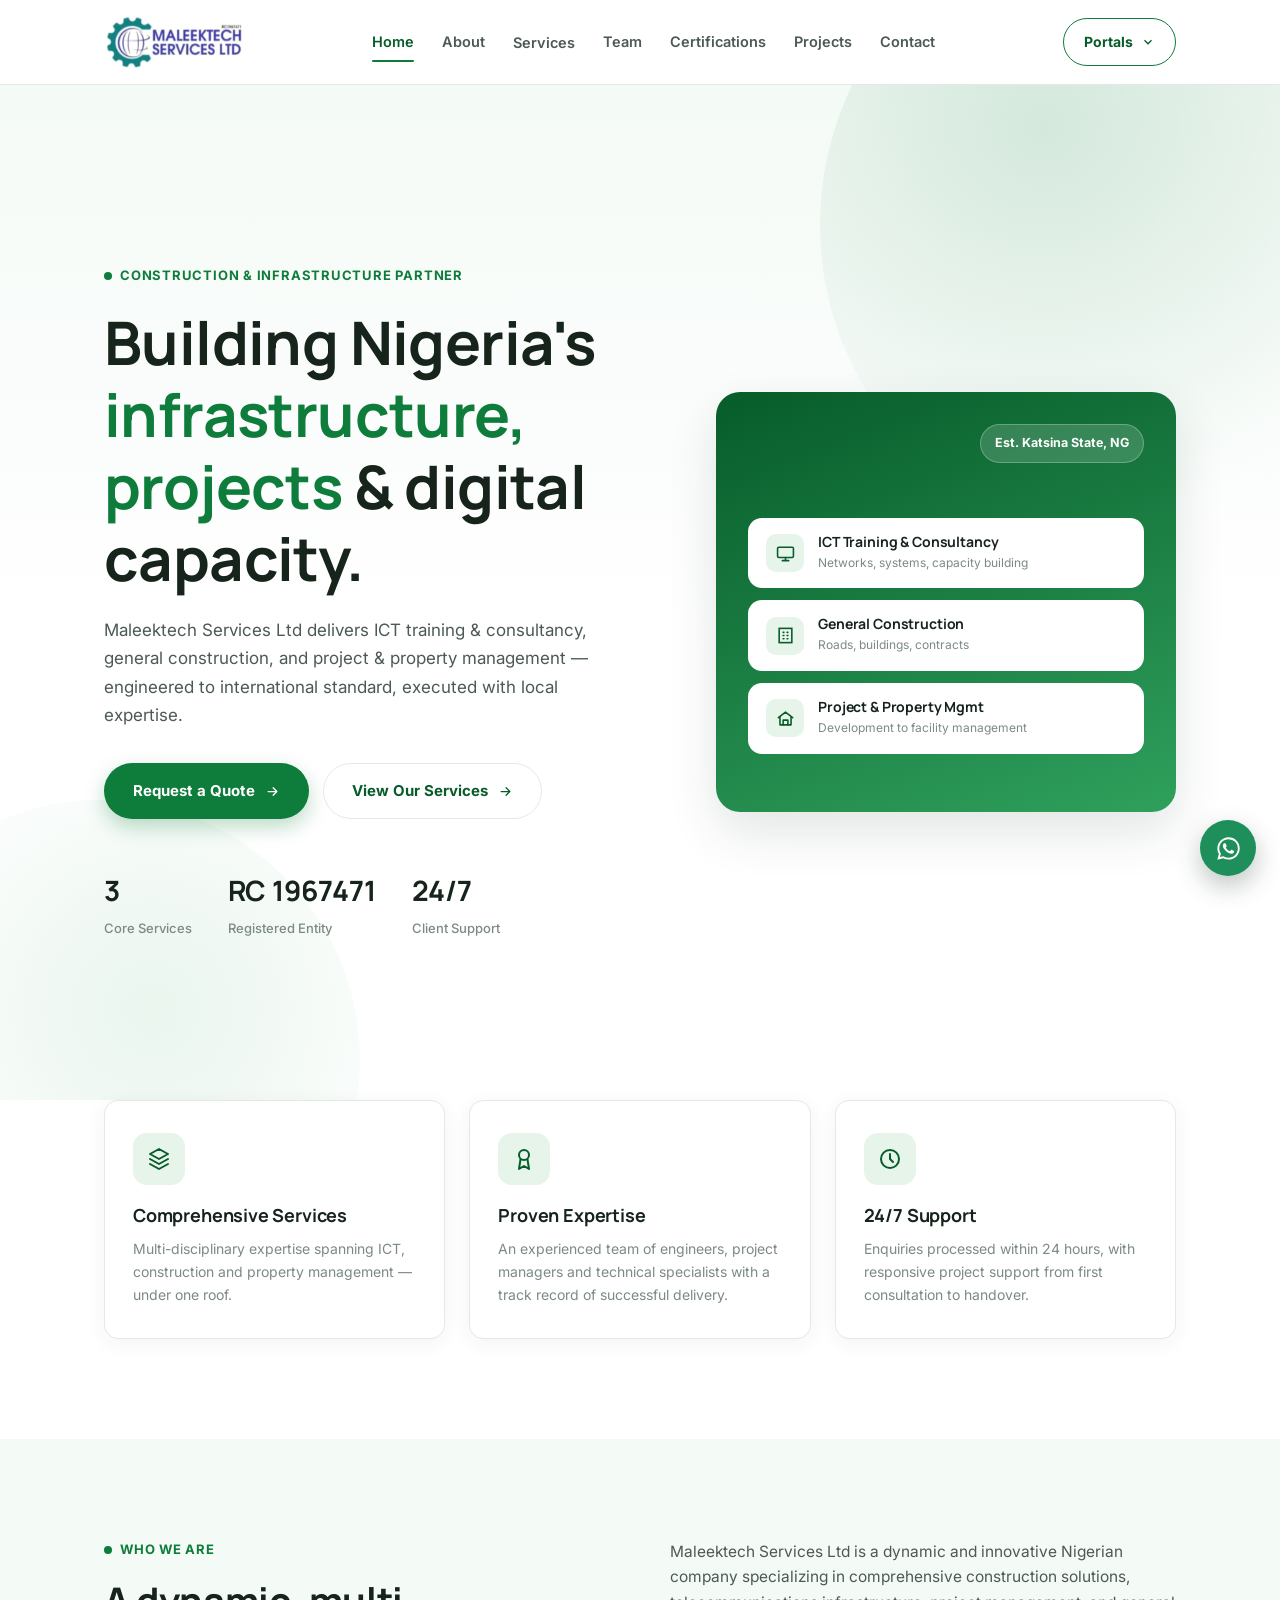
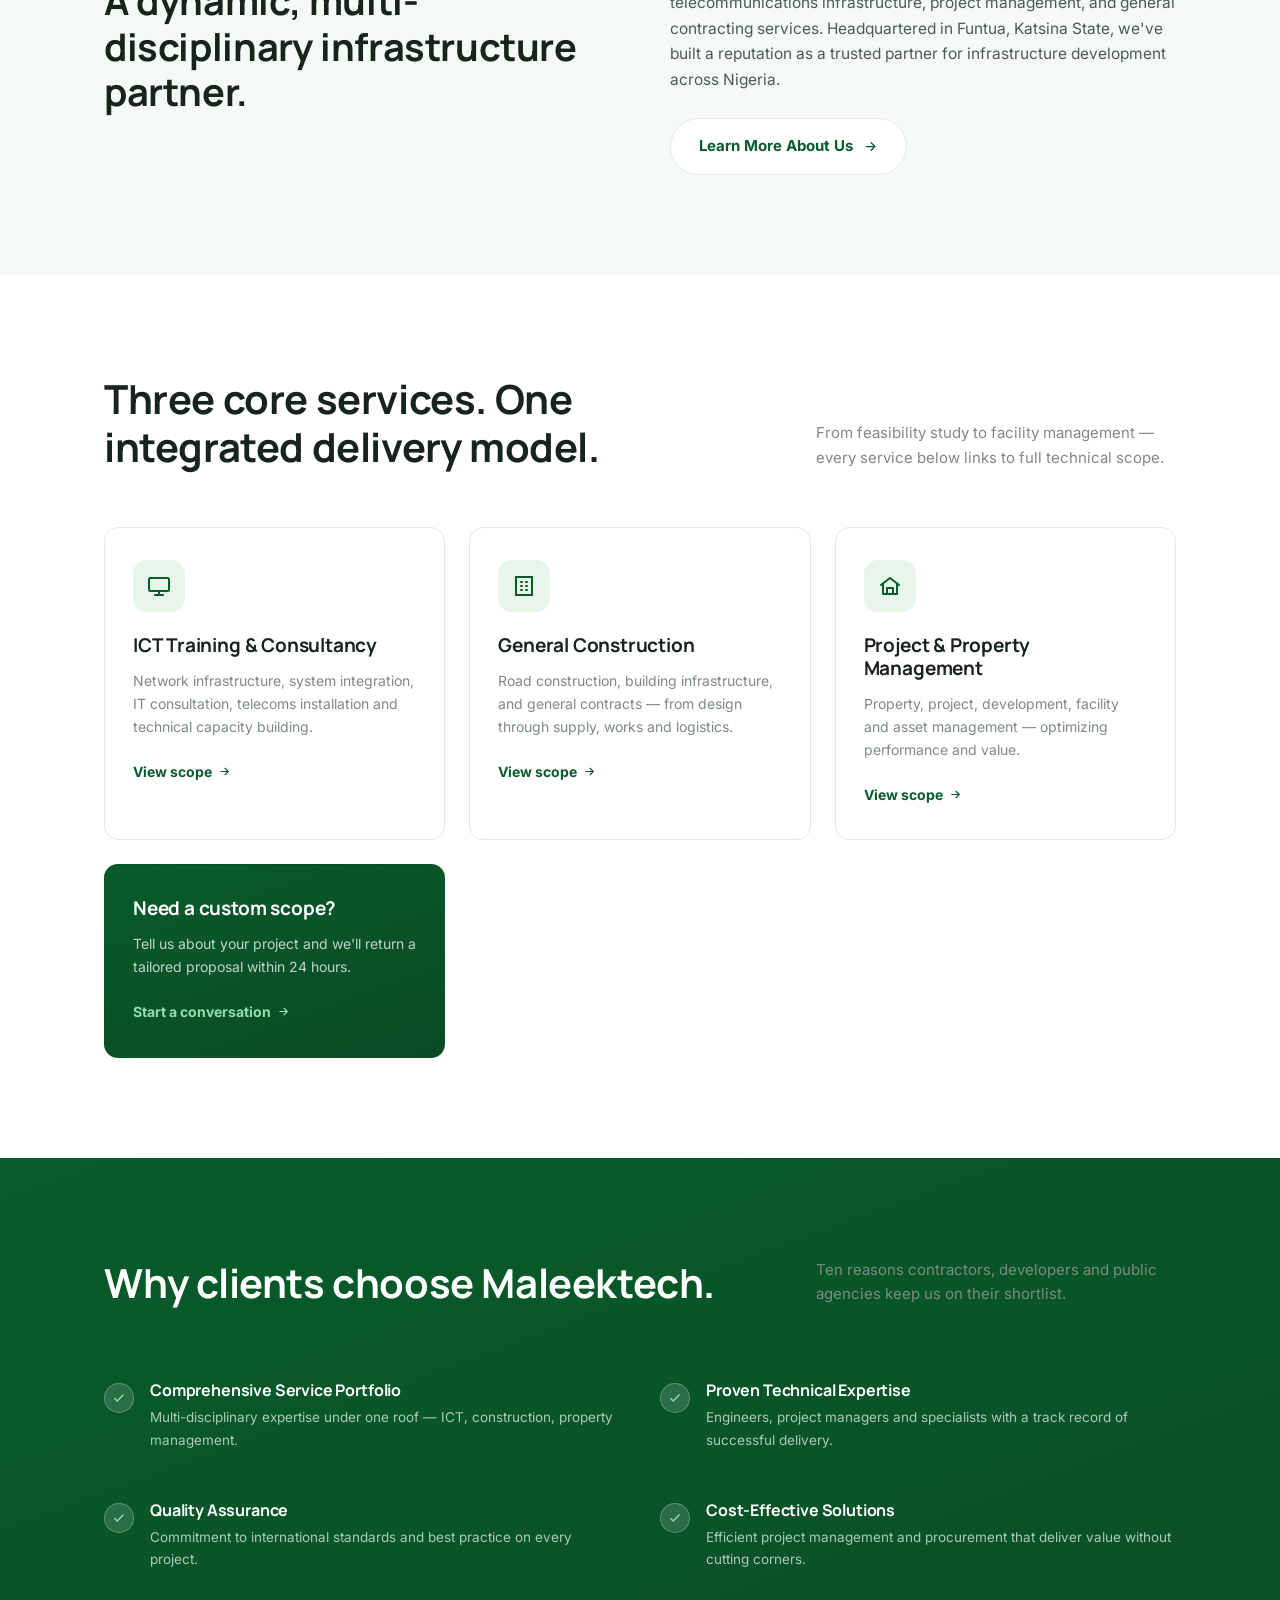
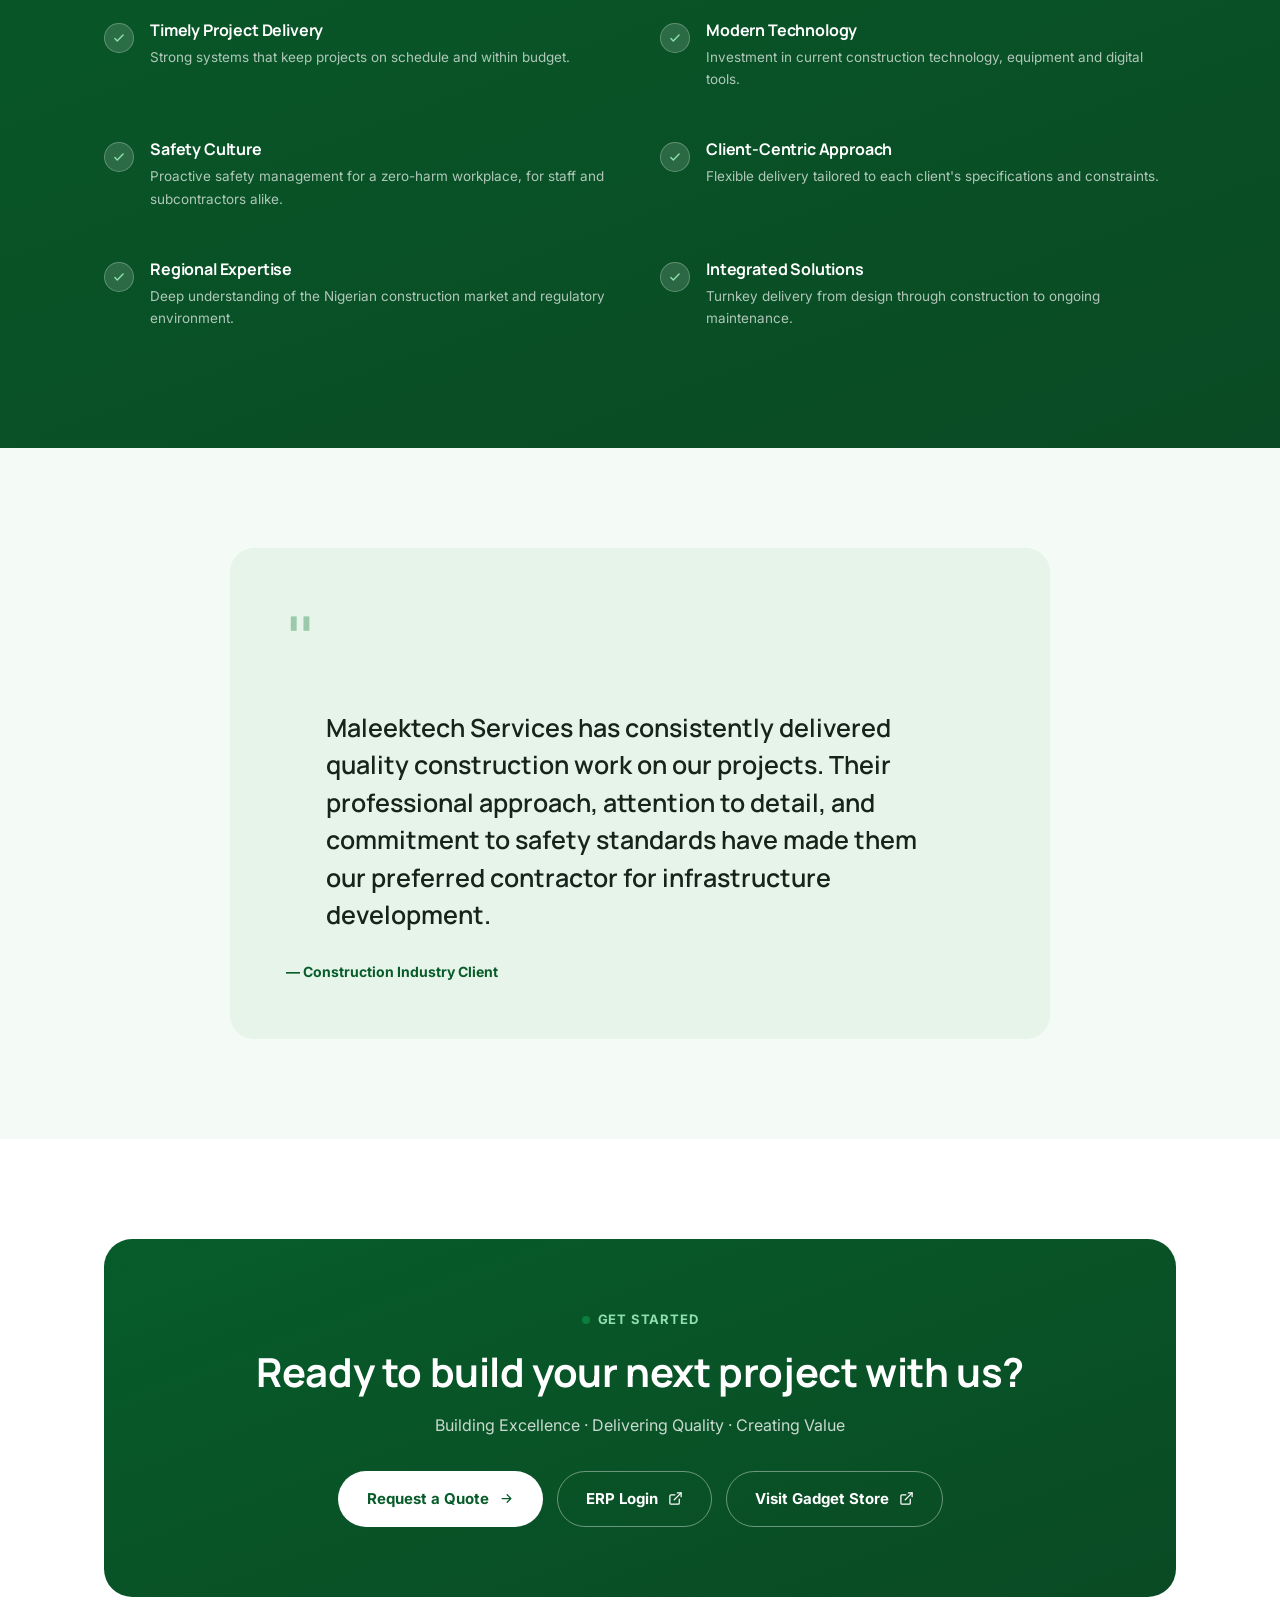
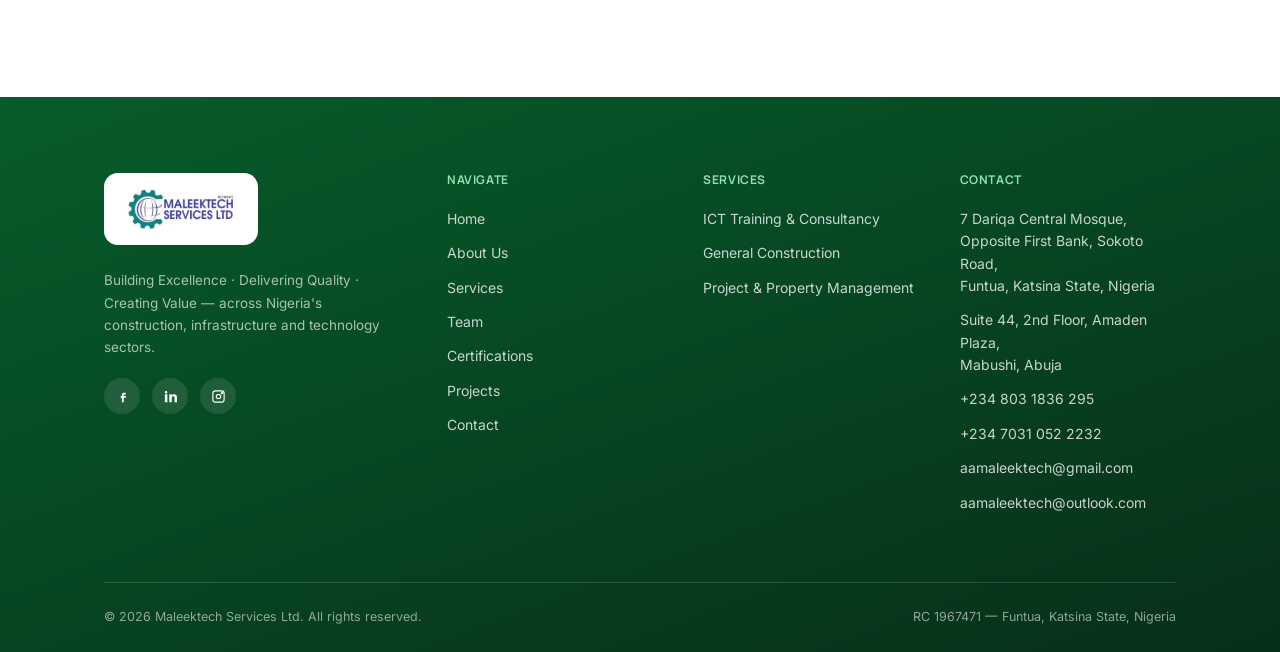
<file: index.html>
<!DOCTYPE html>
<html lang="en">
<head>
<meta charset="UTF-8">
<meta name="viewport" content="width=device-width, initial-scale=1.0">
<title>Maleektech Services Ltd | Construction, Infrastructure &amp; ICT — Nigeria</title>
<meta name="description" content="Maleektech Services Ltd (RC 1967471) delivers ICT training & consultancy, general construction, and project & property management services across Nigeria.">
<link rel="icon" type="image/png" href="assets/logo.png">
<link rel="stylesheet" href="css/style.css">
</head>
<body>
<header class="site-header">
  <nav class="nav">
    <a href="index.html" class="brand">
      <img src="assets/logo.png" alt="Maleektech Services Ltd">
    </a>
    <div class="nav-links">
      <a href="index.html" class="active">Home</a>
      <a href="about.html">About</a>
      <div class="has-drop">
        <a href="services.html">Services</a>
        <div class="dropdown">
          <a href="services.html#ict">ICT Training &amp; Consultancy</a>
          <a href="services.html#construction">General Construction</a>
          <a href="services.html#property">Project &amp; Property Mgmt</a>
        </div>
      </div>
      <a href="team.html">Team</a>
      <a href="certifications.html">Certifications</a>
      <a href="projects.html">Projects</a>
      <a href="contact.html">Contact</a>
    </div>
    <div class="nav-actions">
      <div class="has-drop portal-drop">
        <a href="#" class="erp-btn portal-trigger" onclick="return false;">
          <span class="long">Portals</span><span class="short">Login</span>
          <svg viewBox="0 0 24 24" fill="none" stroke="currentColor" stroke-width="2.2"><path d="M6 9l6 6 6-6"/></svg>
        </a>
        <div class="dropdown portal-dropdown">
          <a href="https://maleek-tech.web.app/" target="_blank" rel="noopener" class="portal-option">
            <div class="portal-icon"><svg viewBox="0 0 24 24" fill="none" stroke="currentColor" stroke-width="2" stroke-linecap="round" stroke-linejoin="round"><rect x="3" y="3" width="7" height="9" rx="1.5"/><rect x="14" y="3" width="7" height="5" rx="1.5"/><rect x="14" y="12" width="7" height="9" rx="1.5"/><rect x="3" y="16" width="7" height="5" rx="1.5"/></svg></div>
            <div class="portal-text">
              <div class="portal-title">ERP Login</div>
              <div class="portal-sub">Staff &amp; admin dashboard</div>
            </div>
            <div class="portal-go"><svg viewBox="0 0 24 24" fill="none" stroke="currentColor" stroke-width="2" stroke-linecap="round" stroke-linejoin="round"><path d="M18 13v6a2 2 0 01-2 2H5a2 2 0 01-2-2V8a2 2 0 012-2h6"/><path d="M15 3h6v6"/><path d="M10 14L21 3"/></svg></div>
          </a>
          <a href="https://maleektech-gadgets-store.vercel.app/" target="_blank" rel="noopener" class="portal-option">
            <div class="portal-icon"><svg viewBox="0 0 24 24" fill="none" stroke="currentColor" stroke-width="2" stroke-linecap="round" stroke-linejoin="round"><path d="M6 8h12l-1 12a2 2 0 01-2 2H9a2 2 0 01-2-2L6 8z"/><path d="M9 8V6a3 3 0 016 0v2"/></svg></div>
            <div class="portal-text">
              <div class="portal-title">Gadget Store</div>
              <div class="portal-sub">Shop mobile accessories online</div>
            </div>
            <div class="portal-go"><svg viewBox="0 0 24 24" fill="none" stroke="currentColor" stroke-width="2" stroke-linecap="round" stroke-linejoin="round"><path d="M18 13v6a2 2 0 01-2 2H5a2 2 0 01-2-2V8a2 2 0 012-2h6"/><path d="M15 3h6v6"/><path d="M10 14L21 3"/></svg></div>
          </a>
        </div>
      </div>
      <button class="nav-toggle" aria-label="Toggle menu" aria-expanded="false">
        <span></span><span></span><span></span>
      </button>
    </div>
  </nav>
  <div class="mobile-panel">
    <div class="container">
      <a href="index.html">Home</a>
      <a href="about.html">About</a>
      <a href="services.html">Services</a>
      <a href="services.html#ict" class="sub">— ICT Training &amp; Consultancy</a>
      <a href="services.html#construction" class="sub">— General Construction</a>
      <a href="services.html#property" class="sub">— Project &amp; Property Mgmt</a>
      <a href="team.html">Team</a>
      <a href="certifications.html">Certifications</a>
      <a href="projects.html">Projects</a>
      <a href="contact.html">Contact</a>
      <div class="mobile-portal-group">
        <span class="mobile-portal-label">Portals</span>
        <a href="https://maleek-tech.web.app/" target="_blank" rel="noopener" class="mobile-portal-link">
          <div class="portal-icon"><svg viewBox="0 0 24 24" fill="none" stroke="currentColor" stroke-width="2" stroke-linecap="round" stroke-linejoin="round"><rect x="3" y="3" width="7" height="9" rx="1.5"/><rect x="14" y="3" width="7" height="5" rx="1.5"/><rect x="14" y="12" width="7" height="9" rx="1.5"/><rect x="3" y="16" width="7" height="5" rx="1.5"/></svg></div>
          <div class="portal-text"><div class="portal-title">ERP Login</div><div class="portal-sub">Staff &amp; admin dashboard</div></div>
        </a>
        <a href="https://maleektech-gadgets-store.vercel.app/" target="_blank" rel="noopener" class="mobile-portal-link">
          <div class="portal-icon"><svg viewBox="0 0 24 24" fill="none" stroke="currentColor" stroke-width="2" stroke-linecap="round" stroke-linejoin="round"><path d="M6 8h12l-1 12a2 2 0 01-2 2H9a2 2 0 01-2-2L6 8z"/><path d="M9 8V6a3 3 0 016 0v2"/></svg></div>
          <div class="portal-text"><div class="portal-title">Gadget Store</div><div class="portal-sub">Shop mobile accessories online</div></div>
        </a>
      </div>
    </div>
  </div>
</header>

<!-- ================= HERO ================= -->
<section class="hero">
  <div class="hero-blob"></div>
  <div class="hero-blob-2"></div>
  <div class="hero-inner">
    <div class="hero-content">
      <div class="eyebrow">Construction &amp; Infrastructure Partner</div>
      <h1>Building Nigeria's <em>infrastructure, projects</em> &amp; digital capacity.</h1>
      <p class="hero-lead">Maleektech Services Ltd delivers ICT training &amp; consultancy, general construction, and project &amp; property management — engineered to international standard, executed with local expertise.</p>
      <div class="hero-actions">
        <a href="contact.html" class="btn btn-primary">Request a Quote <svg viewBox="0 0 24 24" fill="none" stroke="currentColor" stroke-width="2" stroke-linecap="round" stroke-linejoin="round"><path d="M5 12h14M13 6l6 6-6 6"/></svg></a>
        <a href="services.html" class="btn btn-outline">View Our Services <svg viewBox="0 0 24 24" fill="none" stroke="currentColor" stroke-width="2" stroke-linecap="round" stroke-linejoin="round"><path d="M5 12h14M13 6l6 6-6 6"/></svg></a>
      </div>
      <div class="hero-stats">
        <div><strong>3</strong><span>Core Services</span></div>
        <div><strong>RC 1967471</strong><span>Registered Entity</span></div>
        <div><strong>24/7</strong><span>Client Support</span></div>
      </div>
    </div>
    <div class="hero-visual">
      <div class="badge-row"><span class="badge">Est. Katsina State, NG</span></div>
      <div class="visual-cards">
        <div class="vcard"><div class="icon"><svg viewBox="0 0 24 24" fill="none" stroke="currentColor" stroke-width="2" stroke-linecap="round"><rect x="2" y="4" width="20" height="13" rx="1.5"/><path d="M8 21h8M12 17v4"/></svg></div><div><h4>ICT Training &amp; Consultancy</h4><p>Networks, systems, capacity building</p></div></div>
        <div class="vcard"><div class="icon"><svg viewBox="0 0 24 24" fill="none" stroke="currentColor" stroke-width="2" stroke-linecap="round"><rect x="4" y="3" width="16" height="18"/><path d="M9 8h1M14 8h1M9 12h1M14 12h1M9 16h1M14 16h1"/></svg></div><div><h4>General Construction</h4><p>Roads, buildings, contracts</p></div></div>
        <div class="vcard"><div class="icon"><svg viewBox="0 0 24 24" fill="none" stroke="currentColor" stroke-width="2" stroke-linecap="round" stroke-linejoin="round"><path d="M3 11l9-7 9 7"/><path d="M5 10v10h14V10"/><path d="M9 20v-6h6v6"/></svg></div><div><h4>Project &amp; Property Mgmt</h4><p>Development to facility management</p></div></div>
      </div>
    </div>
  </div>
</section>

<!-- ================= TRUST STRIP ================= -->
<section class="section-white" style="padding-top:0;">
  <div class="container">
    <div class="trust-grid reveal">
      <div class="trust-item"><div class="ic"><svg viewBox="0 0 24 24" fill="none" stroke="currentColor" stroke-width="2" stroke-linecap="round" stroke-linejoin="round"><path d="M12 2l9 5-9 5-9-5 9-5z"/><path d="M3 12l9 5 9-5M3 17l9 5 9-5"/></svg></div><h3>Comprehensive Services</h3><p>Multi-disciplinary expertise spanning ICT, construction and property management — under one roof.</p></div>
      <div class="trust-item"><div class="ic"><svg viewBox="0 0 24 24" fill="none" stroke="currentColor" stroke-width="2" stroke-linecap="round" stroke-linejoin="round"><circle cx="12" cy="8" r="5"/><path d="M8.5 12.5L7 22l5-3 5 3-1.5-9.5"/></svg></div><h3>Proven Expertise</h3><p>An experienced team of engineers, project managers and technical specialists with a track record of successful delivery.</p></div>
      <div class="trust-item"><div class="ic"><svg viewBox="0 0 24 24" fill="none" stroke="currentColor" stroke-width="2" stroke-linecap="round" stroke-linejoin="round"><circle cx="12" cy="12" r="9"/><path d="M12 7v5l3 3"/></svg></div><h3>24/7 Support</h3><p>Enquiries processed within 24 hours, with responsive project support from first consultation to handover.</p></div>
    </div>
  </div>
</section>

<!-- ================= ABOUT PREVIEW ================= -->
<section class="section-tint">
  <div class="container split reveal">
    <div>
      <div class="eyebrow">Who We Are</div>
      <h2 style="margin-top:18px; font-size:clamp(26px,3.6vw,38px);">A dynamic, multi-disciplinary infrastructure partner.</h2>
    </div>
    <div>
      <p style="font-size:15.5px; color:var(--body);">Maleektech Services Ltd is a dynamic and innovative Nigerian company specializing in comprehensive construction solutions, telecommunications infrastructure, project management, and general contracting services. Headquartered in Funtua, Katsina State, we've built a reputation as a trusted partner for infrastructure development across Nigeria.</p>
      <a href="about.html" class="btn btn-outline" style="margin-top:26px;">Learn More About Us <svg viewBox="0 0 24 24" fill="none" stroke="currentColor" stroke-width="2" stroke-linecap="round" stroke-linejoin="round"><path d="M5 12h14M13 6l6 6-6 6"/></svg></a>
    </div>
  </div>
</section>

<!-- ================= SERVICES OVERVIEW ================= -->
<section class="section-white">
  <div class="container">
    <div class="section-head reveal">
      <h2>Three core services. One integrated delivery model.</h2>
      <p class="desc">From feasibility study to facility management — every service below links to full technical scope.</p>
    </div>
    <div class="card-grid reveal">
      <div class="service-card">
        <div class="ic"><svg viewBox="0 0 24 24" fill="none" stroke="currentColor" stroke-width="2" stroke-linecap="round"><rect x="2" y="4" width="20" height="13" rx="1.5"/><path d="M8 21h8M12 17v4"/></svg></div>
        <h3>ICT Training &amp; Consultancy</h3>
        <p>Network infrastructure, system integration, IT consultation, telecoms installation and technical capacity building.</p>
        <a href="services.html#ict" class="card-link">View scope <svg viewBox="0 0 24 24" fill="none" stroke="currentColor" stroke-width="2" stroke-linecap="round" stroke-linejoin="round"><path d="M5 12h14M13 6l6 6-6 6"/></svg></a>
      </div>
      <div class="service-card">
        <div class="ic"><svg viewBox="0 0 24 24" fill="none" stroke="currentColor" stroke-width="2" stroke-linecap="round"><rect x="4" y="3" width="16" height="18"/><path d="M9 8h1M14 8h1M9 12h1M14 12h1M9 16h1M14 16h1"/></svg></div>
        <h3>General Construction</h3>
        <p>Road construction, building infrastructure, and general contracts — from design through supply, works and logistics.</p>
        <a href="services.html#construction" class="card-link">View scope <svg viewBox="0 0 24 24" fill="none" stroke="currentColor" stroke-width="2" stroke-linecap="round" stroke-linejoin="round"><path d="M5 12h14M13 6l6 6-6 6"/></svg></a>
      </div>
      <div class="service-card">
        <div class="ic"><svg viewBox="0 0 24 24" fill="none" stroke="currentColor" stroke-width="2" stroke-linecap="round" stroke-linejoin="round"><path d="M3 11l9-7 9 7"/><path d="M5 10v10h14V10"/><path d="M9 20v-6h6v6"/></svg></div>
        <h3>Project &amp; Property Management</h3>
        <p>Property, project, development, facility and asset management — optimizing performance and value.</p>
        <a href="services.html#property" class="card-link">View scope <svg viewBox="0 0 24 24" fill="none" stroke="currentColor" stroke-width="2" stroke-linecap="round" stroke-linejoin="round"><path d="M5 12h14M13 6l6 6-6 6"/></svg></a>
      </div>
      <div class="service-card dark">
        <h3>Need a custom scope?</h3>
        <p>Tell us about your project and we'll return a tailored proposal within 24 hours.</p>
        <a href="contact.html" class="card-link">Start a conversation <svg viewBox="0 0 24 24" fill="none" stroke="currentColor" stroke-width="2" stroke-linecap="round" stroke-linejoin="round"><path d="M5 12h14M13 6l6 6-6 6"/></svg></a>
      </div>
    </div>
  </div>
</section>

<!-- ================= WHY CHOOSE US ================= -->
<section class="section-dark">
  <div class="container">
    <div class="section-head reveal">
      <h2>Why clients choose Maleektech.</h2>
      <p class="desc">Ten reasons contractors, developers and public agencies keep us on their shortlist.</p>
    </div>
    <div class="why-grid reveal">
      <div class="why-item"><span class="check"><svg viewBox="0 0 24 24" fill="none" stroke="currentColor" stroke-width="2.4" stroke-linecap="round" stroke-linejoin="round"><path d="M5 13l4 4L19 7"/></svg></span><div><h4>Comprehensive Service Portfolio</h4><p>Multi-disciplinary expertise under one roof — ICT, construction, property management.</p></div></div>
      <div class="why-item"><span class="check"><svg viewBox="0 0 24 24" fill="none" stroke="currentColor" stroke-width="2.4" stroke-linecap="round" stroke-linejoin="round"><path d="M5 13l4 4L19 7"/></svg></span><div><h4>Proven Technical Expertise</h4><p>Engineers, project managers and specialists with a track record of successful delivery.</p></div></div>
      <div class="why-item"><span class="check"><svg viewBox="0 0 24 24" fill="none" stroke="currentColor" stroke-width="2.4" stroke-linecap="round" stroke-linejoin="round"><path d="M5 13l4 4L19 7"/></svg></span><div><h4>Quality Assurance</h4><p>Commitment to international standards and best practice on every project.</p></div></div>
      <div class="why-item"><span class="check"><svg viewBox="0 0 24 24" fill="none" stroke="currentColor" stroke-width="2.4" stroke-linecap="round" stroke-linejoin="round"><path d="M5 13l4 4L19 7"/></svg></span><div><h4>Cost-Effective Solutions</h4><p>Efficient project management and procurement that deliver value without cutting corners.</p></div></div>
      <div class="why-item"><span class="check"><svg viewBox="0 0 24 24" fill="none" stroke="currentColor" stroke-width="2.4" stroke-linecap="round" stroke-linejoin="round"><path d="M5 13l4 4L19 7"/></svg></span><div><h4>Timely Project Delivery</h4><p>Strong systems that keep projects on schedule and within budget.</p></div></div>
      <div class="why-item"><span class="check"><svg viewBox="0 0 24 24" fill="none" stroke="currentColor" stroke-width="2.4" stroke-linecap="round" stroke-linejoin="round"><path d="M5 13l4 4L19 7"/></svg></span><div><h4>Modern Technology</h4><p>Investment in current construction technology, equipment and digital tools.</p></div></div>
      <div class="why-item"><span class="check"><svg viewBox="0 0 24 24" fill="none" stroke="currentColor" stroke-width="2.4" stroke-linecap="round" stroke-linejoin="round"><path d="M5 13l4 4L19 7"/></svg></span><div><h4>Safety Culture</h4><p>Proactive safety management for a zero-harm workplace, for staff and subcontractors alike.</p></div></div>
      <div class="why-item"><span class="check"><svg viewBox="0 0 24 24" fill="none" stroke="currentColor" stroke-width="2.4" stroke-linecap="round" stroke-linejoin="round"><path d="M5 13l4 4L19 7"/></svg></span><div><h4>Client-Centric Approach</h4><p>Flexible delivery tailored to each client's specifications and constraints.</p></div></div>
      <div class="why-item"><span class="check"><svg viewBox="0 0 24 24" fill="none" stroke="currentColor" stroke-width="2.4" stroke-linecap="round" stroke-linejoin="round"><path d="M5 13l4 4L19 7"/></svg></span><div><h4>Regional Expertise</h4><p>Deep understanding of the Nigerian construction market and regulatory environment.</p></div></div>
      <div class="why-item"><span class="check"><svg viewBox="0 0 24 24" fill="none" stroke="currentColor" stroke-width="2.4" stroke-linecap="round" stroke-linejoin="round"><path d="M5 13l4 4L19 7"/></svg></span><div><h4>Integrated Solutions</h4><p>Turnkey delivery from design through construction to ongoing maintenance.</p></div></div>
    </div>
  </div>
</section>

<!-- ================= TESTIMONIAL ================= -->
<section class="section-tint">
  <div class="container reveal">
    <div class="quote-card">
      <div class="quote-mark">"</div>
      <blockquote>Maleektech Services has consistently delivered quality construction work on our projects. Their professional approach, attention to detail, and commitment to safety standards have made them our preferred contractor for infrastructure development.</blockquote>
      <cite>— Construction Industry Client</cite>
    </div>
  </div>
</section>

<!-- ================= CTA BANNER ================= -->
<section class="section-white">
  <div class="container">
    <div class="cta-banner reveal">
      <div class="eyebrow" style="justify-content:center; color:#8FE0AE;"><span style="display:none;"></span>Get Started</div>
      <h2 style="margin-top:18px;">Ready to build your next project with us?</h2>
      <p>Building Excellence · Delivering Quality · Creating Value</p>
      <div class="btn-row">
        <a href="contact.html" class="btn btn-on-dark">Request a Quote <svg viewBox="0 0 24 24" fill="none" stroke="currentColor" stroke-width="2" stroke-linecap="round" stroke-linejoin="round"><path d="M5 12h14M13 6l6 6-6 6"/></svg></a>
        <a href="https://maleek-tech.web.app/" target="_blank" rel="noopener" class="btn btn-outline-on-dark">ERP Login <svg viewBox="0 0 24 24" fill="none" stroke="currentColor" stroke-width="2" stroke-linecap="round" stroke-linejoin="round"><path d="M18 13v6a2 2 0 01-2 2H5a2 2 0 01-2-2V8a2 2 0 012-2h6"/><path d="M15 3h6v6"/><path d="M10 14L21 3"/></svg></a>
        <a href="https://maleektech-gadgets-store.vercel.app/" target="_blank" rel="noopener" class="btn btn-outline-on-dark">Visit Gadget Store <svg viewBox="0 0 24 24" fill="none" stroke="currentColor" stroke-width="2" stroke-linecap="round" stroke-linejoin="round"><path d="M18 13v6a2 2 0 01-2 2H5a2 2 0 01-2-2V8a2 2 0 012-2h6"/><path d="M15 3h6v6"/><path d="M10 14L21 3"/></svg></a>
      </div>
    </div>
  </div>
</section>

<footer>
  <div class="container">
    <div class="footer-grid">
      <div class="footer-brand">
        <div class="footer-logo-chip"><img src="assets/logo.png" alt="Maleektech Services Ltd"></div>
        <p>Building Excellence · Delivering Quality · Creating Value — across Nigeria's construction, infrastructure and technology sectors.</p>
        <div class="social-row">
          <a href="#" aria-label="Facebook"><svg viewBox="0 0 24 24" fill="currentColor"><path d="M14 9h3V6h-3c-1.66 0-3 1.34-3 3v2H9v3h2v7h3v-7h3l1-3h-4v-2c0-.55.45-1 1-1z"/></svg></a>
          <a href="#" aria-label="LinkedIn"><svg viewBox="0 0 24 24" fill="currentColor"><path d="M6.94 5a2 2 0 11-4 0 2 2 0 014 0zM3 8.5h4V21H3zM10 8.5h3.8v1.7h.05c.53-1 1.83-2 3.77-2 4.03 0 4.78 2.65 4.78 6.1V21h-4v-6.03c0-1.44-.03-3.3-2.02-3.3-2.02 0-2.33 1.58-2.33 3.2V21h-4z"/></svg></a>
          <a href="#" aria-label="Instagram"><svg viewBox="0 0 24 24" fill="none" stroke="currentColor" stroke-width="1.8"><rect x="3" y="3" width="18" height="18" rx="4"/><circle cx="12" cy="12" r="3.5"/><circle cx="17.5" cy="6.5" r="1"/></svg></a>
        </div>
      </div>
      <div>
        <h4>Navigate</h4>
        <ul>
          <li><a href="index.html">Home</a></li>
          <li><a href="about.html">About Us</a></li>
          <li><a href="services.html">Services</a></li>
          <li><a href="team.html">Team</a></li>
          <li><a href="certifications.html">Certifications</a></li>
          <li><a href="projects.html">Projects</a></li>
          <li><a href="contact.html">Contact</a></li>
        </ul>
      </div>
      <div>
        <h4>Services</h4>
        <ul>
          <li><a href="services.html#ict">ICT Training &amp; Consultancy</a></li>
          <li><a href="services.html#construction">General Construction</a></li>
          <li><a href="services.html#property">Project &amp; Property Management</a></li>
        </ul>
      </div>
      <div>
        <h4>Contact</h4>
        <ul>
          <li>7 Dariqa Central Mosque,<br>Opposite First Bank, Sokoto Road,<br>Funtua, Katsina State, Nigeria</li>
          <li>Suite 44, 2nd Floor, Amaden Plaza,<br>Mabushi, Abuja</li>
          <li><a href="tel:+2348031836295">+234 803 1836 295</a></li>
          <li><a href="tel:+2347031052232">+234 7031 052 2232</a></li>
          <li><a href="mailto:aamaleektech@gmail.com">aamaleektech@gmail.com</a></li>
          <li><a href="mailto:aamaleektech@outlook.com">aamaleektech@outlook.com</a></li>
        </ul>
      </div>
    </div>
    <div class="footer-bottom">
      <span>© 2026 Maleektech Services Ltd. All rights reserved.</span>
      <span>RC 1967471 — Funtua, Katsina State, Nigeria</span>
    </div>
  </div>
</footer>

<a class="wa-float" href="https://wa.me/2348031836295" target="_blank" rel="noopener" aria-label="Chat on WhatsApp">
  <svg viewBox="0 0 24 24"><path d="M12.04 2C6.58 2 2.13 6.45 2.13 11.91c0 1.75.46 3.45 1.32 4.95L2.05 22l5.29-1.39a9.9 9.9 0 004.7 1.2h.01c5.46 0 9.9-4.45 9.9-9.91 0-2.65-1.03-5.14-2.9-7.01A9.82 9.82 0 0012.04 2zm0 18.14h-.01a8.2 8.2 0 01-4.18-1.14l-.3-.18-3.14.82.84-3.06-.2-.32a8.2 8.2 0 01-1.26-4.35c0-4.54 3.7-8.24 8.26-8.24a8.2 8.2 0 015.84 2.42 8.2 8.2 0 012.42 5.83c0 4.55-3.7 8.24-8.27 8.24zm4.52-6.17c-.25-.12-1.47-.72-1.7-.81-.23-.08-.4-.12-.56.12-.17.25-.64.81-.79.97-.14.17-.29.19-.54.06-.25-.12-1.04-.38-1.99-1.22-.73-.65-1.23-1.46-1.37-1.71-.14-.25-.02-.38.11-.5.11-.11.25-.29.37-.43.12-.14.16-.25.25-.41.08-.17.04-.31-.02-.43-.06-.12-.56-1.34-.76-1.84-.2-.48-.41-.42-.56-.43h-.48c-.17 0-.43.06-.66.31-.23.25-.86.84-.86 2.05s.88 2.38 1 2.54c.12.17 1.73 2.64 4.2 3.7.59.25 1.05.4 1.4.52.59.19 1.13.16 1.55.1.47-.07 1.47-.6 1.68-1.18.21-.58.21-1.08.14-1.18-.06-.11-.23-.17-.48-.29z"/></svg>
</a>
<script src="js/script.js"></script>

</body>
</html>
</file>
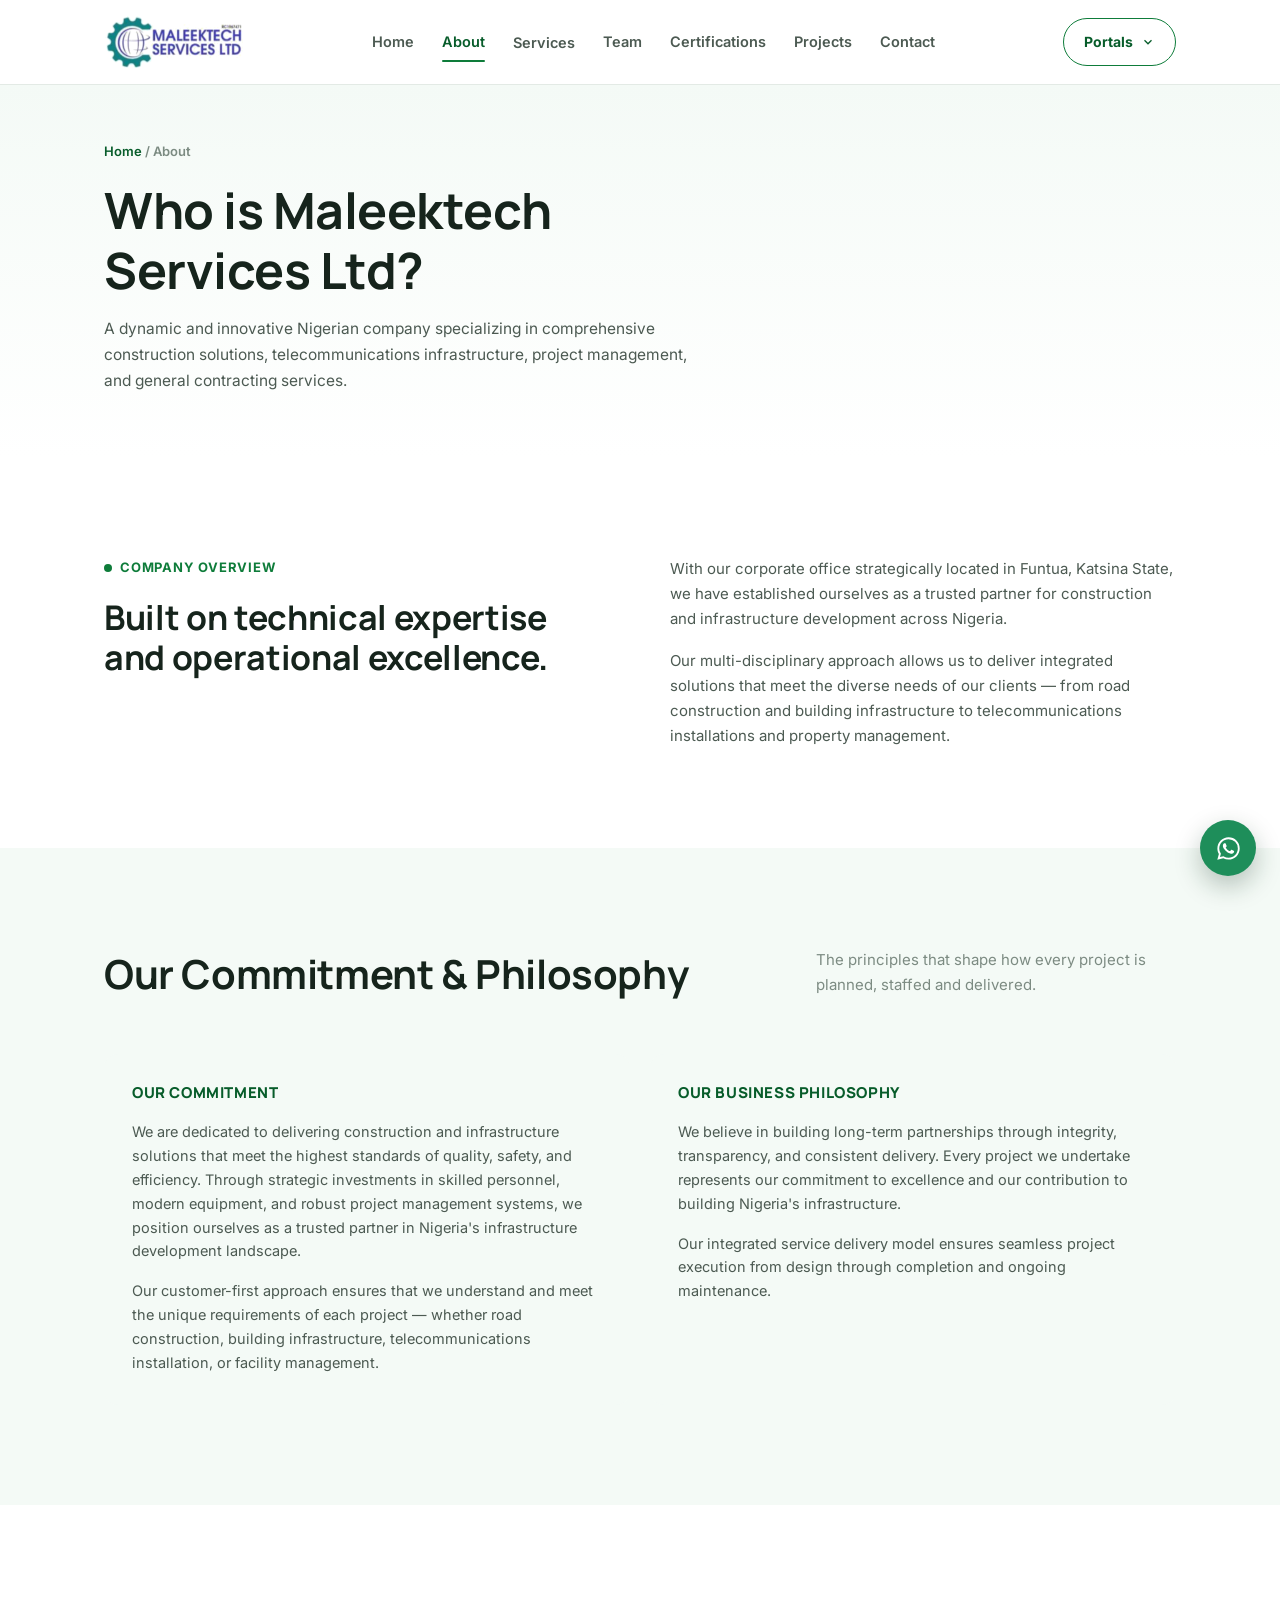
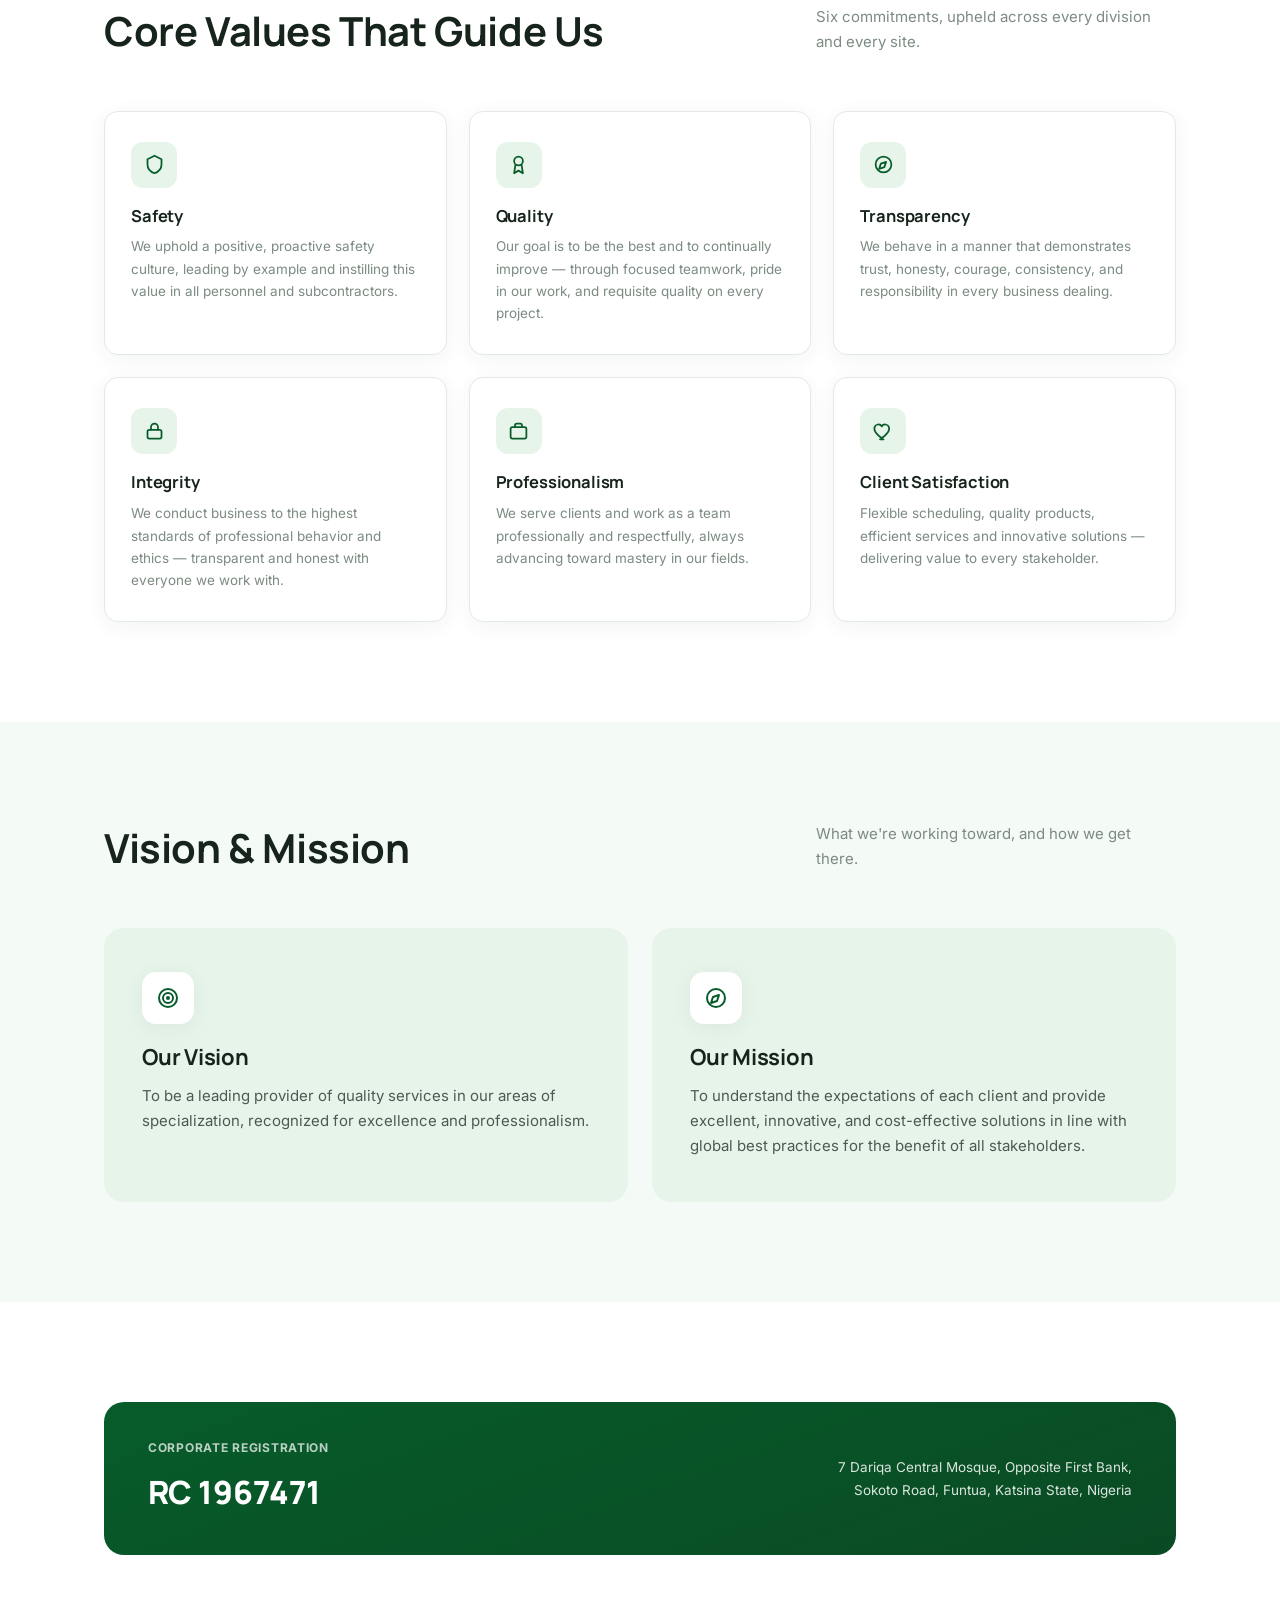
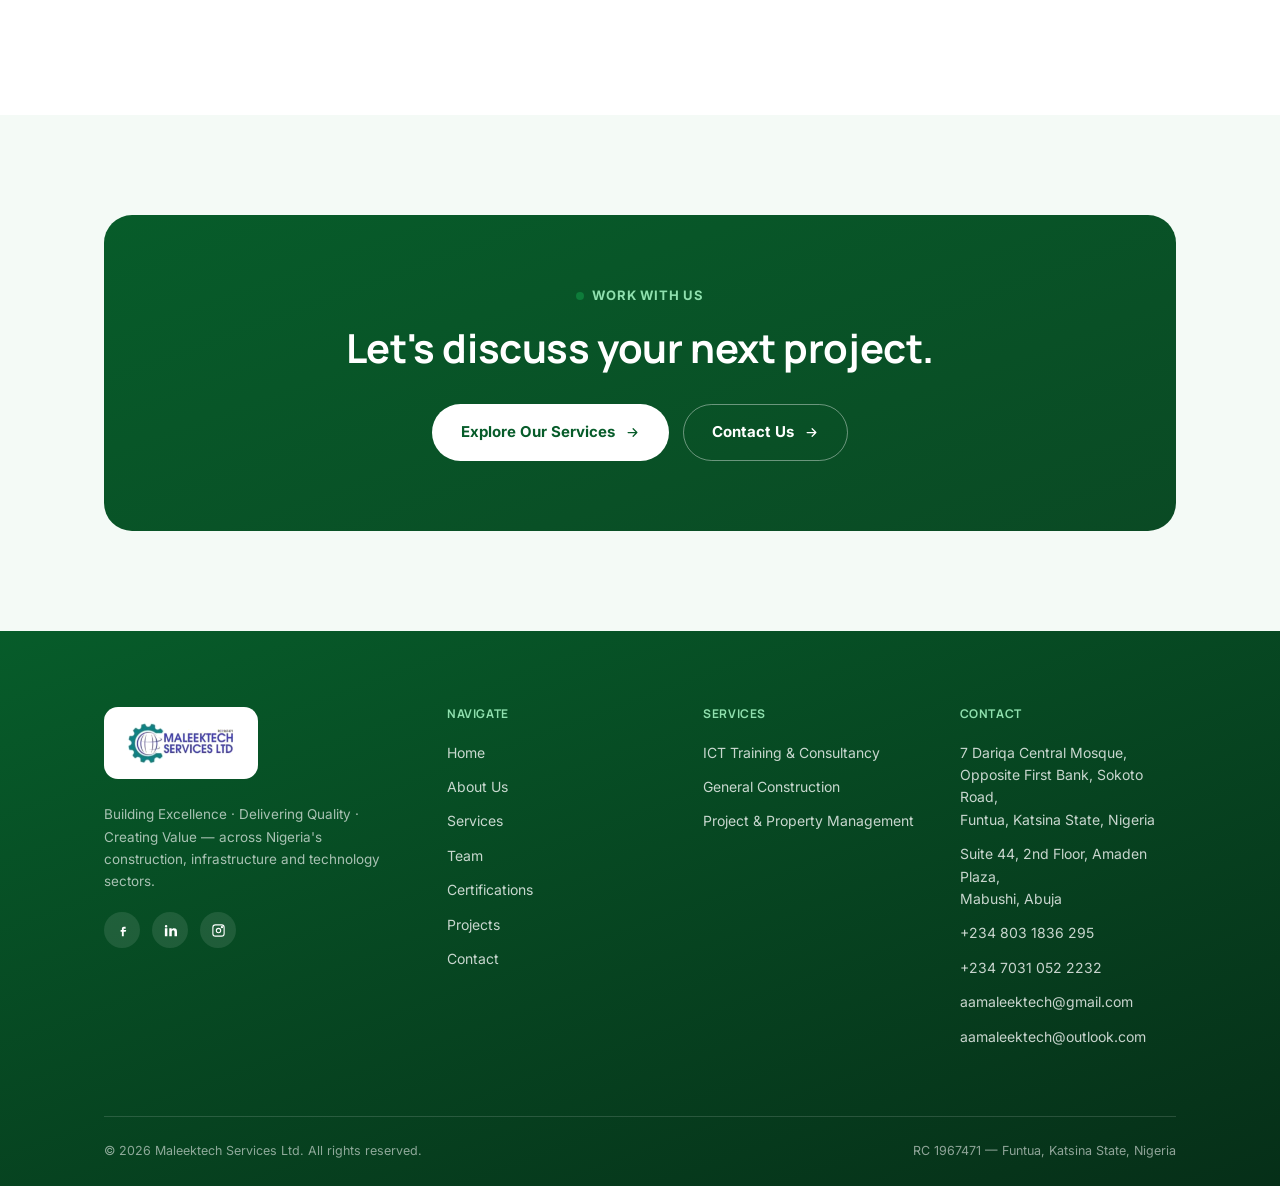
<file: about.html>
<!DOCTYPE html>
<html lang="en">
<head>
<meta charset="UTF-8">
<meta name="viewport" content="width=device-width, initial-scale=1.0">
<title>About Us | Maleektech Services Ltd</title>
<meta name="description" content="Learn about Maleektech Services Ltd — our commitment, philosophy, core values, vision and mission as a Nigerian construction and infrastructure company.">
<link rel="icon" type="image/png" href="assets/logo.png">
<link rel="stylesheet" href="css/style.css">
</head>
<body>
<header class="site-header">
  <nav class="nav">
    <a href="index.html" class="brand">
      <img src="assets/logo.png" alt="Maleektech Services Ltd">
    </a>
    <div class="nav-links">
      <a href="index.html">Home</a>
      <a href="about.html" class="active">About</a>
      <div class="has-drop">
        <a href="services.html">Services</a>
        <div class="dropdown">
          <a href="services.html#ict">ICT Training &amp; Consultancy</a>
          <a href="services.html#construction">General Construction</a>
          <a href="services.html#property">Project &amp; Property Mgmt</a>
        </div>
      </div>
      <a href="team.html">Team</a>
      <a href="certifications.html">Certifications</a>
      <a href="projects.html">Projects</a>
      <a href="contact.html">Contact</a>
    </div>
    <div class="nav-actions">
      <div class="has-drop portal-drop">
        <a href="#" class="erp-btn portal-trigger" onclick="return false;">
          <span class="long">Portals</span><span class="short">Login</span>
          <svg viewBox="0 0 24 24" fill="none" stroke="currentColor" stroke-width="2.2"><path d="M6 9l6 6 6-6"/></svg>
        </a>
        <div class="dropdown portal-dropdown">
          <a href="https://maleek-tech.web.app/" target="_blank" rel="noopener" class="portal-option">
            <div class="portal-icon"><svg viewBox="0 0 24 24" fill="none" stroke="currentColor" stroke-width="2" stroke-linecap="round" stroke-linejoin="round"><rect x="3" y="3" width="7" height="9" rx="1.5"/><rect x="14" y="3" width="7" height="5" rx="1.5"/><rect x="14" y="12" width="7" height="9" rx="1.5"/><rect x="3" y="16" width="7" height="5" rx="1.5"/></svg></div>
            <div class="portal-text">
              <div class="portal-title">ERP Login</div>
              <div class="portal-sub">Staff &amp; admin dashboard</div>
            </div>
            <div class="portal-go"><svg viewBox="0 0 24 24" fill="none" stroke="currentColor" stroke-width="2" stroke-linecap="round" stroke-linejoin="round"><path d="M18 13v6a2 2 0 01-2 2H5a2 2 0 01-2-2V8a2 2 0 012-2h6"/><path d="M15 3h6v6"/><path d="M10 14L21 3"/></svg></div>
          </a>
          <a href="https://maleektech-gadgets-store.vercel.app/" target="_blank" rel="noopener" class="portal-option">
            <div class="portal-icon"><svg viewBox="0 0 24 24" fill="none" stroke="currentColor" stroke-width="2" stroke-linecap="round" stroke-linejoin="round"><path d="M6 8h12l-1 12a2 2 0 01-2 2H9a2 2 0 01-2-2L6 8z"/><path d="M9 8V6a3 3 0 016 0v2"/></svg></div>
            <div class="portal-text">
              <div class="portal-title">Gadget Store</div>
              <div class="portal-sub">Shop mobile accessories online</div>
            </div>
            <div class="portal-go"><svg viewBox="0 0 24 24" fill="none" stroke="currentColor" stroke-width="2" stroke-linecap="round" stroke-linejoin="round"><path d="M18 13v6a2 2 0 01-2 2H5a2 2 0 01-2-2V8a2 2 0 012-2h6"/><path d="M15 3h6v6"/><path d="M10 14L21 3"/></svg></div>
          </a>
        </div>
      </div>
      <button class="nav-toggle" aria-label="Toggle menu" aria-expanded="false">
        <span></span><span></span><span></span>
      </button>
    </div>
  </nav>
  <div class="mobile-panel">
    <div class="container">
      <a href="index.html">Home</a>
      <a href="about.html">About</a>
      <a href="services.html">Services</a>
      <a href="services.html#ict" class="sub">— ICT Training &amp; Consultancy</a>
      <a href="services.html#construction" class="sub">— General Construction</a>
      <a href="services.html#property" class="sub">— Project &amp; Property Mgmt</a>
      <a href="team.html">Team</a>
      <a href="certifications.html">Certifications</a>
      <a href="projects.html">Projects</a>
      <a href="contact.html">Contact</a>
      <div class="mobile-portal-group">
        <span class="mobile-portal-label">Portals</span>
        <a href="https://maleek-tech.web.app/" target="_blank" rel="noopener" class="mobile-portal-link">
          <div class="portal-icon"><svg viewBox="0 0 24 24" fill="none" stroke="currentColor" stroke-width="2" stroke-linecap="round" stroke-linejoin="round"><rect x="3" y="3" width="7" height="9" rx="1.5"/><rect x="14" y="3" width="7" height="5" rx="1.5"/><rect x="14" y="12" width="7" height="9" rx="1.5"/><rect x="3" y="16" width="7" height="5" rx="1.5"/></svg></div>
          <div class="portal-text"><div class="portal-title">ERP Login</div><div class="portal-sub">Staff &amp; admin dashboard</div></div>
        </a>
        <a href="https://maleektech-gadgets-store.vercel.app/" target="_blank" rel="noopener" class="mobile-portal-link">
          <div class="portal-icon"><svg viewBox="0 0 24 24" fill="none" stroke="currentColor" stroke-width="2" stroke-linecap="round" stroke-linejoin="round"><path d="M6 8h12l-1 12a2 2 0 01-2 2H9a2 2 0 01-2-2L6 8z"/><path d="M9 8V6a3 3 0 016 0v2"/></svg></div>
          <div class="portal-text"><div class="portal-title">Gadget Store</div><div class="portal-sub">Shop mobile accessories online</div></div>
        </a>
      </div>
    </div>
  </div>
</header>

<!-- ================= PAGE HERO ================= -->
<section class="page-hero">
  <div class="container">
    <div class="breadcrumb"><a href="index.html">Home</a> / About</div>
    <h1>Who is Maleektech<br>Services Ltd?</h1>
    <p class="lead">A dynamic and innovative Nigerian company specializing in comprehensive construction solutions, telecommunications infrastructure, project management, and general contracting services.</p>
  </div>
</section>

<!-- ================= INTRO ================= -->
<section class="section-white">
  <div class="container split reveal">
    <div>
      <div class="eyebrow">Company Overview</div>
      <h2 style="margin-top:18px; font-size:clamp(24px,3vw,34px);">Built on technical expertise and operational excellence.</h2>
    </div>
    <div style="display:flex; flex-direction:column; gap:18px;">
      <p style="color:var(--body); font-size:15px;">With our corporate office strategically located in Funtua, Katsina State, we have established ourselves as a trusted partner for construction and infrastructure development across Nigeria.</p>
      <p style="color:var(--body); font-size:15px;">Our multi-disciplinary approach allows us to deliver integrated solutions that meet the diverse needs of our clients — from road construction and building infrastructure to telecommunications installations and property management.</p>
    </div>
  </div>
</section>

<!-- ================= COMMITMENT & PHILOSOPHY ================= -->
<section class="section-tint">
  <div class="container">
    <div class="section-head reveal">
      <h2>Our Commitment &amp; Philosophy</h2>
      <p class="desc">The principles that shape how every project is planned, staffed and delivered.</p>
    </div>
    <div class="spec-grid reveal">
      <div class="spec-block">
        <h3>Our Commitment</h3>
        <p style="font-size:14.5px; color:var(--body); margin-bottom:16px;">We are dedicated to delivering construction and infrastructure solutions that meet the highest standards of quality, safety, and efficiency. Through strategic investments in skilled personnel, modern equipment, and robust project management systems, we position ourselves as a trusted partner in Nigeria's infrastructure development landscape.</p>
        <p style="font-size:14.5px; color:var(--body);">Our customer-first approach ensures that we understand and meet the unique requirements of each project — whether road construction, building infrastructure, telecommunications installation, or facility management.</p>
      </div>
      <div class="spec-block">
        <h3>Our Business Philosophy</h3>
        <p style="font-size:14.5px; color:var(--body); margin-bottom:16px;">We believe in building long-term partnerships through integrity, transparency, and consistent delivery. Every project we undertake represents our commitment to excellence and our contribution to building Nigeria's infrastructure.</p>
        <p style="font-size:14.5px; color:var(--body);">Our integrated service delivery model ensures seamless project execution from design through completion and ongoing maintenance.</p>
      </div>
    </div>
  </div>
</section>

<!-- ================= CORE VALUES ================= -->
<section class="section-white">
  <div class="container">
    <div class="section-head reveal">
      <h2>Core Values That Guide Us</h2>
      <p class="desc">Six commitments, upheld across every division and every site.</p>
    </div>
    <div class="value-grid reveal">
      <div class="value-card"><div class="ic"><svg viewBox="0 0 24 24" fill="none" stroke="currentColor" stroke-width="2" stroke-linecap="round" stroke-linejoin="round"><path d="M12 2l8 4v6c0 5-3.5 8.5-8 10-4.5-1.5-8-5-8-10V6l8-4z"/></svg></div><h3>Safety</h3><p>We uphold a positive, proactive safety culture, leading by example and instilling this value in all personnel and subcontractors.</p></div>
      <div class="value-card"><div class="ic"><svg viewBox="0 0 24 24" fill="none" stroke="currentColor" stroke-width="2" stroke-linecap="round" stroke-linejoin="round"><circle cx="12" cy="8" r="5"/><path d="M8.5 12.5L7 22l5-3 5 3-1.5-9.5"/></svg></div><h3>Quality</h3><p>Our goal is to be the best and to continually improve — through focused teamwork, pride in our work, and requisite quality on every project.</p></div>
      <div class="value-card"><div class="ic"><svg viewBox="0 0 24 24" fill="none" stroke="currentColor" stroke-width="2" stroke-linecap="round" stroke-linejoin="round"><circle cx="12" cy="12" r="9"/><path d="M15 9l-2 6-6 2 2-6 6-2z"/></svg></div><h3>Transparency</h3><p>We behave in a manner that demonstrates trust, honesty, courage, consistency, and responsibility in every business dealing.</p></div>
      <div class="value-card"><div class="ic"><svg viewBox="0 0 24 24" fill="none" stroke="currentColor" stroke-width="2" stroke-linecap="round" stroke-linejoin="round"><rect x="4" y="10" width="16" height="10" rx="2"/><path d="M8 10V7a4 4 0 018 0v3"/></svg></div><h3>Integrity</h3><p>We conduct business to the highest standards of professional behavior and ethics — transparent and honest with everyone we work with.</p></div>
      <div class="value-card"><div class="ic"><svg viewBox="0 0 24 24" fill="none" stroke="currentColor" stroke-width="2" stroke-linecap="round" stroke-linejoin="round"><rect x="3" y="7" width="18" height="13" rx="2"/><path d="M8 7V5a2 2 0 012-2h4a2 2 0 012 2v2"/></svg></div><h3>Professionalism</h3><p>We serve clients and work as a team professionally and respectfully, always advancing toward mastery in our fields.</p></div>
      <div class="value-card"><div class="ic"><svg viewBox="0 0 24 24" fill="none" stroke="currentColor" stroke-width="2" stroke-linecap="round" stroke-linejoin="round"><path d="M12 21s-7-4.5-9.5-9C.5 8 2 4.5 5.5 4c2-.3 3.7.7 4.5 2.2C10.8 4.7 12.5 3.7 14.5 4 18 4.5 19.5 8 17.5 12c-2.5 4.5-9.5 9-9.5 9z"/></svg></div><h3>Client Satisfaction</h3><p>Flexible scheduling, quality products, efficient services and innovative solutions — delivering value to every stakeholder.</p></div>
    </div>
  </div>
</section>

<!-- ================= VISION & MISSION ================= -->
<section class="section-tint">
  <div class="container">
    <div class="section-head reveal">
      <h2>Vision &amp; Mission</h2>
      <p class="desc">What we're working toward, and how we get there.</p>
    </div>
    <div class="vm-grid reveal">
      <div class="vm-card">
        <div class="ic"><svg viewBox="0 0 24 24" fill="none" stroke="currentColor" stroke-width="2"><circle cx="12" cy="12" r="9"/><circle cx="12" cy="12" r="5"/><circle cx="12" cy="12" r="1"/></svg></div>
        <h3>Our Vision</h3>
        <p>To be a leading provider of quality services in our areas of specialization, recognized for excellence and professionalism.</p>
      </div>
      <div class="vm-card">
        <div class="ic"><svg viewBox="0 0 24 24" fill="none" stroke="currentColor" stroke-width="2" stroke-linecap="round" stroke-linejoin="round"><circle cx="12" cy="12" r="9"/><path d="M15 9l-2 6-6 2 2-6 6-2z"/></svg></div>
        <h3>Our Mission</h3>
        <p>To understand the expectations of each client and provide excellent, innovative, and cost-effective solutions in line with global best practices for the benefit of all stakeholders.</p>
      </div>
    </div>
  </div>
</section>

<!-- ================= OFFICE / REG INFO ================= -->
<section class="section-white">
  <div class="container">
    <div class="rc-banner reveal">
      <div>
        <div class="rc-label">Corporate Registration</div>
        <div class="rc-num">RC 1967471</div>
      </div>
      <div style="font-size:13.5px; color:rgba(255,255,255,0.85); text-align:right; max-width:340px;">
        7 Dariqa Central Mosque, Opposite First Bank,<br>Sokoto Road, Funtua, Katsina State, Nigeria
      </div>
    </div>
  </div>
</section>

<!-- ================= CTA ================= -->
<section class="section-tint">
  <div class="container">
    <div class="cta-banner reveal">
      <div class="eyebrow" style="justify-content:center; color:#8FE0AE;">Work With Us</div>
      <h2 style="margin-top:18px;">Let's discuss your next project.</h2>
      <div class="btn-row">
        <a href="services.html" class="btn btn-on-dark">Explore Our Services <svg viewBox="0 0 24 24" fill="none" stroke="currentColor" stroke-width="2" stroke-linecap="round" stroke-linejoin="round"><path d="M5 12h14M13 6l6 6-6 6"/></svg></a>
        <a href="contact.html" class="btn btn-outline-on-dark">Contact Us <svg viewBox="0 0 24 24" fill="none" stroke="currentColor" stroke-width="2" stroke-linecap="round" stroke-linejoin="round"><path d="M5 12h14M13 6l6 6-6 6"/></svg></a>
      </div>
    </div>
  </div>
</section>

<footer>
  <div class="container">
    <div class="footer-grid">
      <div class="footer-brand">
        <div class="footer-logo-chip"><img src="assets/logo.png" alt="Maleektech Services Ltd"></div>
        <p>Building Excellence · Delivering Quality · Creating Value — across Nigeria's construction, infrastructure and technology sectors.</p>
        <div class="social-row">
          <a href="#" aria-label="Facebook"><svg viewBox="0 0 24 24" fill="currentColor"><path d="M14 9h3V6h-3c-1.66 0-3 1.34-3 3v2H9v3h2v7h3v-7h3l1-3h-4v-2c0-.55.45-1 1-1z"/></svg></a>
          <a href="#" aria-label="LinkedIn"><svg viewBox="0 0 24 24" fill="currentColor"><path d="M6.94 5a2 2 0 11-4 0 2 2 0 014 0zM3 8.5h4V21H3zM10 8.5h3.8v1.7h.05c.53-1 1.83-2 3.77-2 4.03 0 4.78 2.65 4.78 6.1V21h-4v-6.03c0-1.44-.03-3.3-2.02-3.3-2.02 0-2.33 1.58-2.33 3.2V21h-4z"/></svg></a>
          <a href="#" aria-label="Instagram"><svg viewBox="0 0 24 24" fill="none" stroke="currentColor" stroke-width="1.8"><rect x="3" y="3" width="18" height="18" rx="4"/><circle cx="12" cy="12" r="3.5"/><circle cx="17.5" cy="6.5" r="1"/></svg></a>
        </div>
      </div>
      <div>
        <h4>Navigate</h4>
        <ul>
          <li><a href="index.html">Home</a></li>
          <li><a href="about.html">About Us</a></li>
          <li><a href="services.html">Services</a></li>
          <li><a href="team.html">Team</a></li>
          <li><a href="certifications.html">Certifications</a></li>
          <li><a href="projects.html">Projects</a></li>
          <li><a href="contact.html">Contact</a></li>
        </ul>
      </div>
      <div>
        <h4>Services</h4>
        <ul>
          <li><a href="services.html#ict">ICT Training &amp; Consultancy</a></li>
          <li><a href="services.html#construction">General Construction</a></li>
          <li><a href="services.html#property">Project &amp; Property Management</a></li>
        </ul>
      </div>
      <div>
        <h4>Contact</h4>
        <ul>
          <li>7 Dariqa Central Mosque,<br>Opposite First Bank, Sokoto Road,<br>Funtua, Katsina State, Nigeria</li>
          <li>Suite 44, 2nd Floor, Amaden Plaza,<br>Mabushi, Abuja</li>
          <li><a href="tel:+2348031836295">+234 803 1836 295</a></li>
          <li><a href="tel:+2347031052232">+234 7031 052 2232</a></li>
          <li><a href="mailto:aamaleektech@gmail.com">aamaleektech@gmail.com</a></li>
          <li><a href="mailto:aamaleektech@outlook.com">aamaleektech@outlook.com</a></li>
        </ul>
      </div>
    </div>
    <div class="footer-bottom">
      <span>© 2026 Maleektech Services Ltd. All rights reserved.</span>
      <span>RC 1967471 — Funtua, Katsina State, Nigeria</span>
    </div>
  </div>
</footer>

<a class="wa-float" href="https://wa.me/2348031836295" target="_blank" rel="noopener" aria-label="Chat on WhatsApp">
  <svg viewBox="0 0 24 24"><path d="M12.04 2C6.58 2 2.13 6.45 2.13 11.91c0 1.75.46 3.45 1.32 4.95L2.05 22l5.29-1.39a9.9 9.9 0 004.7 1.2h.01c5.46 0 9.9-4.45 9.9-9.91 0-2.65-1.03-5.14-2.9-7.01A9.82 9.82 0 0012.04 2zm0 18.14h-.01a8.2 8.2 0 01-4.18-1.14l-.3-.18-3.14.82.84-3.06-.2-.32a8.2 8.2 0 01-1.26-4.35c0-4.54 3.7-8.24 8.26-8.24a8.2 8.2 0 015.84 2.42 8.2 8.2 0 012.42 5.83c0 4.55-3.7 8.24-8.27 8.24zm4.52-6.17c-.25-.12-1.47-.72-1.7-.81-.23-.08-.4-.12-.56.12-.17.25-.64.81-.79.97-.14.17-.29.19-.54.06-.25-.12-1.04-.38-1.99-1.22-.73-.65-1.23-1.46-1.37-1.71-.14-.25-.02-.38.11-.5.11-.11.25-.29.37-.43.12-.14.16-.25.25-.41.08-.17.04-.31-.02-.43-.06-.12-.56-1.34-.76-1.84-.2-.48-.41-.42-.56-.43h-.48c-.17 0-.43.06-.66.31-.23.25-.86.84-.86 2.05s.88 2.38 1 2.54c.12.17 1.73 2.64 4.2 3.7.59.25 1.05.4 1.4.52.59.19 1.13.16 1.55.1.47-.07 1.47-.6 1.68-1.18.21-.58.21-1.08.14-1.18-.06-.11-.23-.17-.48-.29z"/></svg>
</a>
<script src="js/script.js"></script>

</body>
</html>
</file>
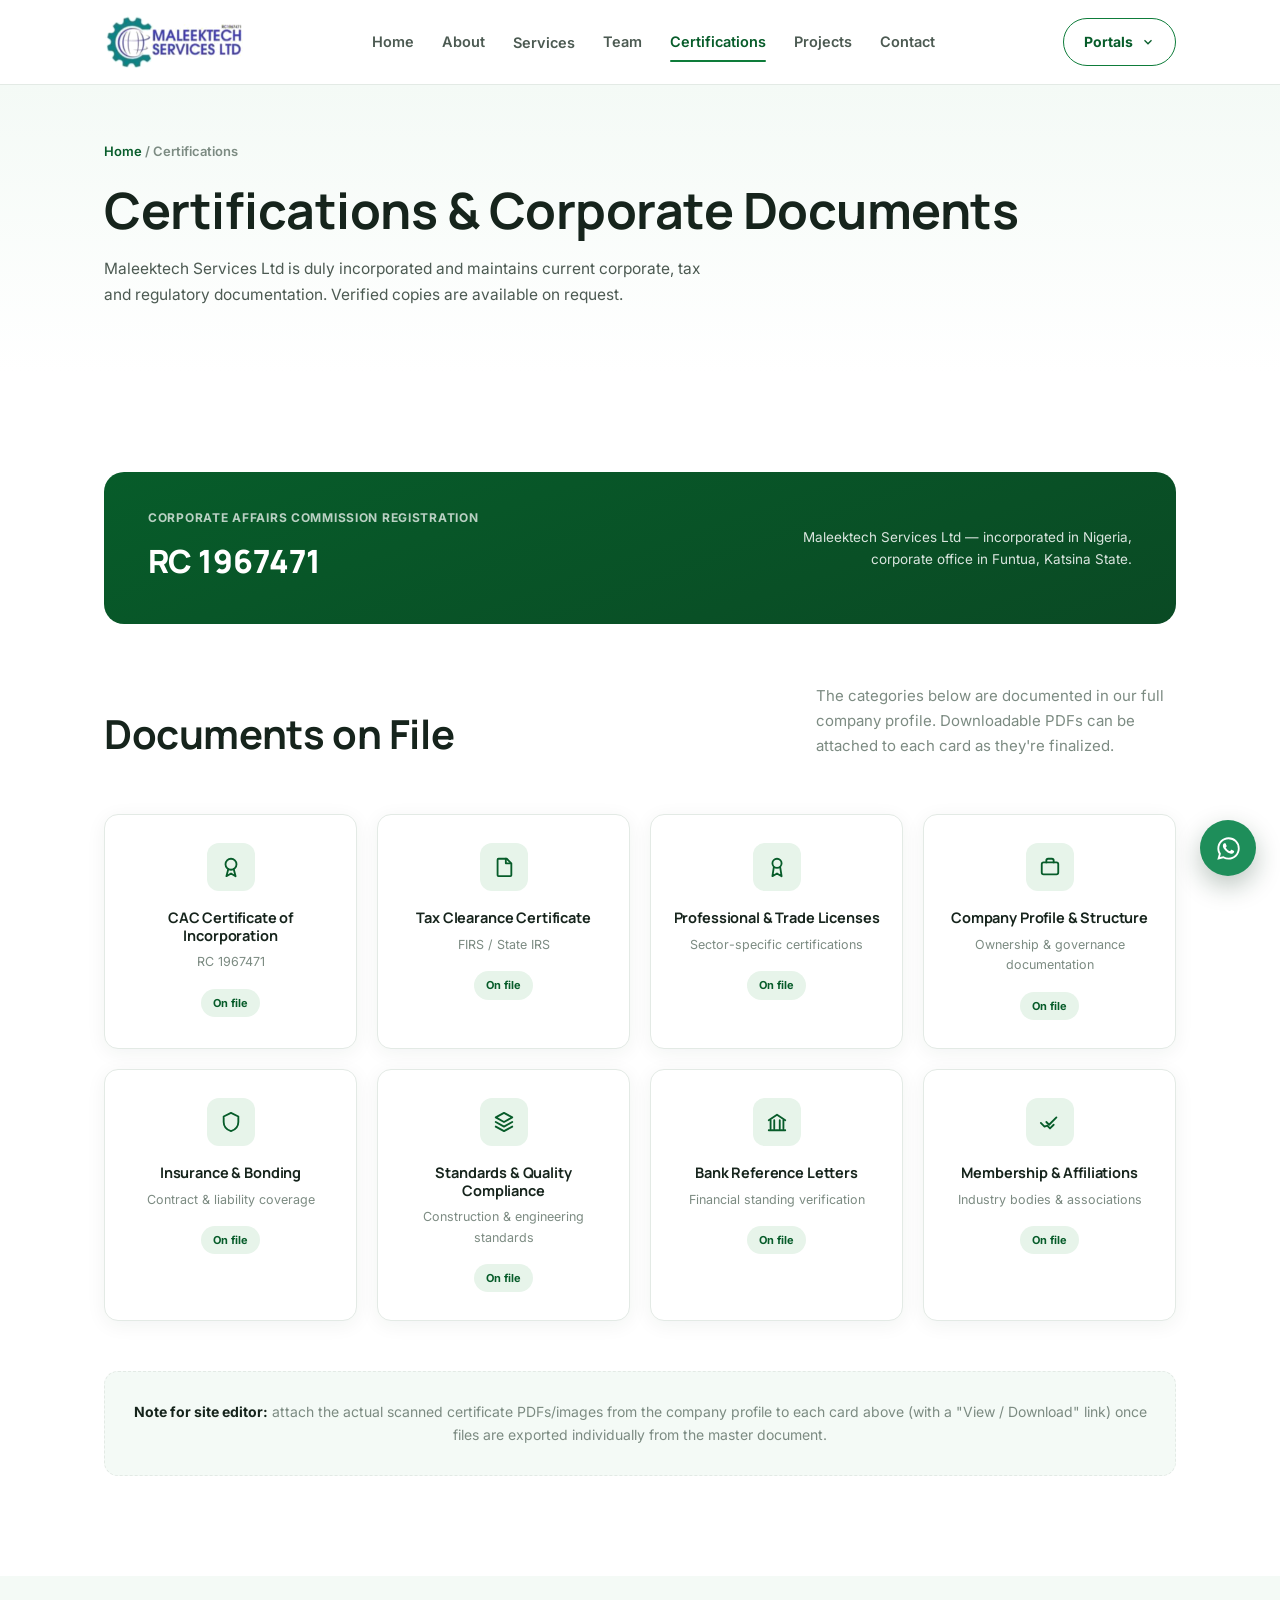
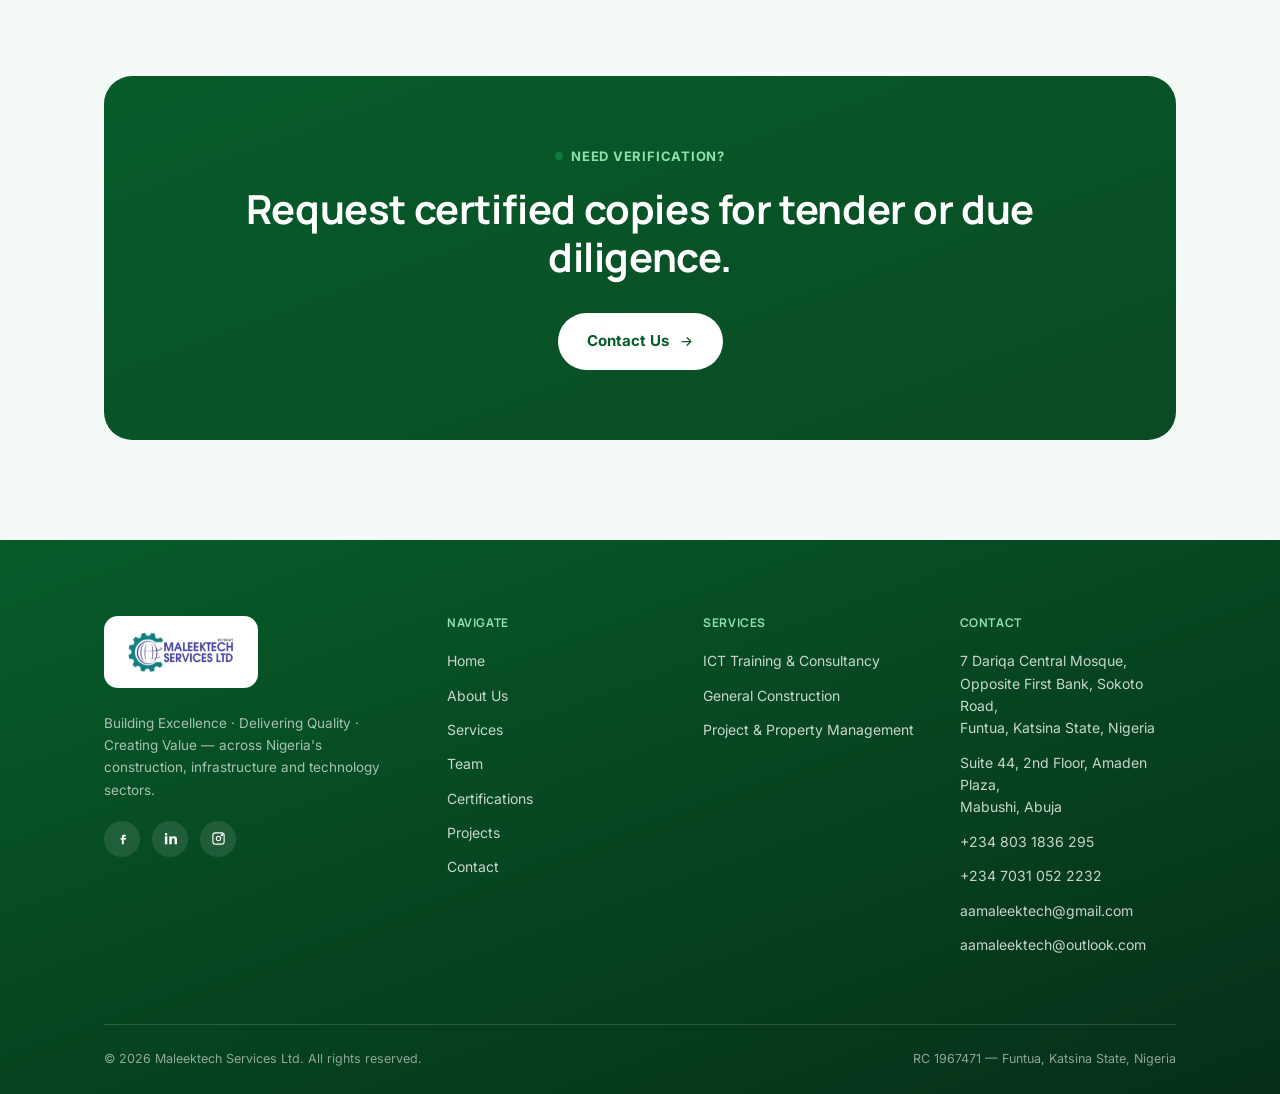
<file: certifications.html>
<!DOCTYPE html>
<html lang="en">
<head>
<meta charset="UTF-8">
<meta name="viewport" content="width=device-width, initial-scale=1.0">
<title>Certifications &amp; Corporate Documents | Maleektech Services Ltd</title>
<meta name="description" content="Maleektech Services Ltd corporate registration, certifications and compliance documents.">
<link rel="icon" type="image/png" href="assets/logo.png">
<link rel="stylesheet" href="css/style.css">
</head>
<body>
<header class="site-header">
  <nav class="nav">
    <a href="index.html" class="brand">
      <img src="assets/logo.png" alt="Maleektech Services Ltd">
    </a>
    <div class="nav-links">
      <a href="index.html">Home</a>
      <a href="about.html">About</a>
      <div class="has-drop">
        <a href="services.html">Services</a>
        <div class="dropdown">
          <a href="services.html#ict">ICT Training &amp; Consultancy</a>
          <a href="services.html#construction">General Construction</a>
          <a href="services.html#property">Project &amp; Property Mgmt</a>
        </div>
      </div>
      <a href="team.html">Team</a>
      <a href="certifications.html" class="active">Certifications</a>
      <a href="projects.html">Projects</a>
      <a href="contact.html">Contact</a>
    </div>
    <div class="nav-actions">
      <div class="has-drop portal-drop">
        <a href="#" class="erp-btn portal-trigger" onclick="return false;">
          <span class="long">Portals</span><span class="short">Login</span>
          <svg viewBox="0 0 24 24" fill="none" stroke="currentColor" stroke-width="2.2"><path d="M6 9l6 6 6-6"/></svg>
        </a>
        <div class="dropdown portal-dropdown">
          <a href="https://maleek-tech.web.app/" target="_blank" rel="noopener" class="portal-option">
            <div class="portal-icon"><svg viewBox="0 0 24 24" fill="none" stroke="currentColor" stroke-width="2" stroke-linecap="round" stroke-linejoin="round"><rect x="3" y="3" width="7" height="9" rx="1.5"/><rect x="14" y="3" width="7" height="5" rx="1.5"/><rect x="14" y="12" width="7" height="9" rx="1.5"/><rect x="3" y="16" width="7" height="5" rx="1.5"/></svg></div>
            <div class="portal-text">
              <div class="portal-title">ERP Login</div>
              <div class="portal-sub">Staff &amp; admin dashboard</div>
            </div>
            <div class="portal-go"><svg viewBox="0 0 24 24" fill="none" stroke="currentColor" stroke-width="2" stroke-linecap="round" stroke-linejoin="round"><path d="M18 13v6a2 2 0 01-2 2H5a2 2 0 01-2-2V8a2 2 0 012-2h6"/><path d="M15 3h6v6"/><path d="M10 14L21 3"/></svg></div>
          </a>
          <a href="https://maleektech-gadgets-store.vercel.app/" target="_blank" rel="noopener" class="portal-option">
            <div class="portal-icon"><svg viewBox="0 0 24 24" fill="none" stroke="currentColor" stroke-width="2" stroke-linecap="round" stroke-linejoin="round"><path d="M6 8h12l-1 12a2 2 0 01-2 2H9a2 2 0 01-2-2L6 8z"/><path d="M9 8V6a3 3 0 016 0v2"/></svg></div>
            <div class="portal-text">
              <div class="portal-title">Gadget Store</div>
              <div class="portal-sub">Shop mobile accessories online</div>
            </div>
            <div class="portal-go"><svg viewBox="0 0 24 24" fill="none" stroke="currentColor" stroke-width="2" stroke-linecap="round" stroke-linejoin="round"><path d="M18 13v6a2 2 0 01-2 2H5a2 2 0 01-2-2V8a2 2 0 012-2h6"/><path d="M15 3h6v6"/><path d="M10 14L21 3"/></svg></div>
          </a>
        </div>
      </div>
      <button class="nav-toggle" aria-label="Toggle menu" aria-expanded="false">
        <span></span><span></span><span></span>
      </button>
    </div>
  </nav>
  <div class="mobile-panel">
    <div class="container">
      <a href="index.html">Home</a>
      <a href="about.html">About</a>
      <a href="services.html">Services</a>
      <a href="services.html#ict" class="sub">— ICT Training &amp; Consultancy</a>
      <a href="services.html#construction" class="sub">— General Construction</a>
      <a href="services.html#property" class="sub">— Project &amp; Property Mgmt</a>
      <a href="team.html">Team</a>
      <a href="certifications.html">Certifications</a>
      <a href="projects.html">Projects</a>
      <a href="contact.html">Contact</a>
      <div class="mobile-portal-group">
        <span class="mobile-portal-label">Portals</span>
        <a href="https://maleek-tech.web.app/" target="_blank" rel="noopener" class="mobile-portal-link">
          <div class="portal-icon"><svg viewBox="0 0 24 24" fill="none" stroke="currentColor" stroke-width="2" stroke-linecap="round" stroke-linejoin="round"><rect x="3" y="3" width="7" height="9" rx="1.5"/><rect x="14" y="3" width="7" height="5" rx="1.5"/><rect x="14" y="12" width="7" height="9" rx="1.5"/><rect x="3" y="16" width="7" height="5" rx="1.5"/></svg></div>
          <div class="portal-text"><div class="portal-title">ERP Login</div><div class="portal-sub">Staff &amp; admin dashboard</div></div>
        </a>
        <a href="https://maleektech-gadgets-store.vercel.app/" target="_blank" rel="noopener" class="mobile-portal-link">
          <div class="portal-icon"><svg viewBox="0 0 24 24" fill="none" stroke="currentColor" stroke-width="2" stroke-linecap="round" stroke-linejoin="round"><path d="M6 8h12l-1 12a2 2 0 01-2 2H9a2 2 0 01-2-2L6 8z"/><path d="M9 8V6a3 3 0 016 0v2"/></svg></div>
          <div class="portal-text"><div class="portal-title">Gadget Store</div><div class="portal-sub">Shop mobile accessories online</div></div>
        </a>
      </div>
    </div>
  </div>
</header>

<!-- ================= PAGE HERO ================= -->
<section class="page-hero">
  <div class="container">
    <div class="breadcrumb"><a href="index.html">Home</a> / Certifications</div>
    <h1>Certifications &amp; Corporate Documents</h1>
    <p class="lead">Maleektech Services Ltd is duly incorporated and maintains current corporate, tax and regulatory documentation. Verified copies are available on request.</p>
  </div>
</section>

<section class="section-white">
  <div class="container">

    <div class="rc-banner reveal">
      <div>
        <div class="rc-label">Corporate Affairs Commission Registration</div>
        <div class="rc-num">RC 1967471</div>
      </div>
      <div style="font-size:13.5px; color:rgba(255,255,255,0.85); text-align:right; max-width:340px;">
        Maleektech Services Ltd — incorporated in Nigeria, corporate office in Funtua, Katsina State.
      </div>
    </div>

    <div class="section-head reveal">
      <h2>Documents on File</h2>
      <p class="desc">The categories below are documented in our full company profile. Downloadable PDFs can be attached to each card as they're finalized.</p>
    </div>

    <div class="cert-grid reveal">
      <div class="cert-card"><div class="cert-icon"><svg viewBox="0 0 24 24" fill="none" stroke="currentColor" stroke-width="2" stroke-linecap="round" stroke-linejoin="round"><circle cx="12" cy="9" r="6"/><path d="M9 14.5L7 22l5-3 5 3-2-7.5"/></svg></div><h4>CAC Certificate of Incorporation</h4><p>RC 1967471</p><span class="status">On file</span></div>
      <div class="cert-card"><div class="cert-icon"><svg viewBox="0 0 24 24" fill="none" stroke="currentColor" stroke-width="2" stroke-linecap="round" stroke-linejoin="round"><path d="M6 3h9l5 5v13a1 1 0 01-1 1H6a1 1 0 01-1-1V4a1 1 0 011-1z"/><path d="M14 3v5h5"/></svg></div><h4>Tax Clearance Certificate</h4><p>FIRS / State IRS</p><span class="status">On file</span></div>
      <div class="cert-card"><div class="cert-icon"><svg viewBox="0 0 24 24" fill="none" stroke="currentColor" stroke-width="2" stroke-linecap="round" stroke-linejoin="round"><circle cx="12" cy="8" r="5"/><path d="M8.5 12.5L7 22l5-3 5 3-1.5-9.5"/></svg></div><h4>Professional &amp; Trade Licenses</h4><p>Sector-specific certifications</p><span class="status">On file</span></div>
      <div class="cert-card"><div class="cert-icon"><svg viewBox="0 0 24 24" fill="none" stroke="currentColor" stroke-width="2" stroke-linecap="round" stroke-linejoin="round"><rect x="3" y="7" width="18" height="13" rx="2"/><path d="M8 7V5a2 2 0 012-2h4a2 2 0 012 2v2"/></svg></div><h4>Company Profile &amp; Structure</h4><p>Ownership &amp; governance documentation</p><span class="status">On file</span></div>
      <div class="cert-card"><div class="cert-icon"><svg viewBox="0 0 24 24" fill="none" stroke="currentColor" stroke-width="2" stroke-linecap="round" stroke-linejoin="round"><path d="M12 2l8 4v6c0 5-3.5 8.5-8 10-4.5-1.5-8-5-8-10V6l8-4z"/></svg></div><h4>Insurance &amp; Bonding</h4><p>Contract &amp; liability coverage</p><span class="status">On file</span></div>
      <div class="cert-card"><div class="cert-icon"><svg viewBox="0 0 24 24" fill="none" stroke="currentColor" stroke-width="2" stroke-linecap="round" stroke-linejoin="round"><path d="M12 2l9 5-9 5-9-5 9-5z"/><path d="M3 12l9 5 9-5M3 17l9 5 9-5"/></svg></div><h4>Standards &amp; Quality Compliance</h4><p>Construction &amp; engineering standards</p><span class="status">On file</span></div>
      <div class="cert-card"><div class="cert-icon"><svg viewBox="0 0 24 24" fill="none" stroke="currentColor" stroke-width="2" stroke-linecap="round" stroke-linejoin="round"><path d="M3 10l9-6 9 6"/><path d="M5 10v9M9 10v9M15 10v9M19 10v9M3 21h18"/></svg></div><h4>Bank Reference Letters</h4><p>Financial standing verification</p><span class="status">On file</span></div>
      <div class="cert-card"><div class="cert-icon"><svg viewBox="0 0 24 24" fill="none" stroke="currentColor" stroke-width="2" stroke-linecap="round" stroke-linejoin="round"><path d="M8 12l3 3 8-8"/><path d="M2 13l4 4 3-1 3 3 4-4"/></svg></div><h4>Membership &amp; Affiliations</h4><p>Industry bodies &amp; associations</p><span class="status">On file</span></div>
    </div>

    <div class="placeholder-note reveal">
      <strong>Note for site editor:</strong> attach the actual scanned certificate PDFs/images from the company profile to each card above (with a "View / Download" link) once files are exported individually from the master document.
    </div>

  </div>
</section>

<!-- ================= CTA ================= -->
<section class="section-tint reveal">
  <div class="container">
    <div class="cta-banner">
      <div class="eyebrow" style="justify-content:center; color:#8FE0AE;">Need Verification?</div>
      <h2 style="margin-top:18px;">Request certified copies for tender or due diligence.</h2>
      <div class="btn-row">
        <a href="contact.html" class="btn btn-on-dark">Contact Us <svg viewBox="0 0 24 24" fill="none" stroke="currentColor" stroke-width="2" stroke-linecap="round" stroke-linejoin="round"><path d="M5 12h14M13 6l6 6-6 6"/></svg></a>
      </div>
    </div>
  </div>
</section>

<footer>
  <div class="container">
    <div class="footer-grid">
      <div class="footer-brand">
        <div class="footer-logo-chip"><img src="assets/logo.png" alt="Maleektech Services Ltd"></div>
        <p>Building Excellence · Delivering Quality · Creating Value — across Nigeria's construction, infrastructure and technology sectors.</p>
        <div class="social-row">
          <a href="#" aria-label="Facebook"><svg viewBox="0 0 24 24" fill="currentColor"><path d="M14 9h3V6h-3c-1.66 0-3 1.34-3 3v2H9v3h2v7h3v-7h3l1-3h-4v-2c0-.55.45-1 1-1z"/></svg></a>
          <a href="#" aria-label="LinkedIn"><svg viewBox="0 0 24 24" fill="currentColor"><path d="M6.94 5a2 2 0 11-4 0 2 2 0 014 0zM3 8.5h4V21H3zM10 8.5h3.8v1.7h.05c.53-1 1.83-2 3.77-2 4.03 0 4.78 2.65 4.78 6.1V21h-4v-6.03c0-1.44-.03-3.3-2.02-3.3-2.02 0-2.33 1.58-2.33 3.2V21h-4z"/></svg></a>
          <a href="#" aria-label="Instagram"><svg viewBox="0 0 24 24" fill="none" stroke="currentColor" stroke-width="1.8"><rect x="3" y="3" width="18" height="18" rx="4"/><circle cx="12" cy="12" r="3.5"/><circle cx="17.5" cy="6.5" r="1"/></svg></a>
        </div>
      </div>
      <div>
        <h4>Navigate</h4>
        <ul>
          <li><a href="index.html">Home</a></li>
          <li><a href="about.html">About Us</a></li>
          <li><a href="services.html">Services</a></li>
          <li><a href="team.html">Team</a></li>
          <li><a href="certifications.html">Certifications</a></li>
          <li><a href="projects.html">Projects</a></li>
          <li><a href="contact.html">Contact</a></li>
        </ul>
      </div>
      <div>
        <h4>Services</h4>
        <ul>
          <li><a href="services.html#ict">ICT Training &amp; Consultancy</a></li>
          <li><a href="services.html#construction">General Construction</a></li>
          <li><a href="services.html#property">Project &amp; Property Management</a></li>
        </ul>
      </div>
      <div>
        <h4>Contact</h4>
        <ul>
          <li>7 Dariqa Central Mosque,<br>Opposite First Bank, Sokoto Road,<br>Funtua, Katsina State, Nigeria</li>
          <li>Suite 44, 2nd Floor, Amaden Plaza,<br>Mabushi, Abuja</li>
          <li><a href="tel:+2348031836295">+234 803 1836 295</a></li>
          <li><a href="tel:+2347031052232">+234 7031 052 2232</a></li>
          <li><a href="mailto:aamaleektech@gmail.com">aamaleektech@gmail.com</a></li>
          <li><a href="mailto:aamaleektech@outlook.com">aamaleektech@outlook.com</a></li>
        </ul>
      </div>
    </div>
    <div class="footer-bottom">
      <span>© 2026 Maleektech Services Ltd. All rights reserved.</span>
      <span>RC 1967471 — Funtua, Katsina State, Nigeria</span>
    </div>
  </div>
</footer>

<a class="wa-float" href="https://wa.me/2348031836295" target="_blank" rel="noopener" aria-label="Chat on WhatsApp">
  <svg viewBox="0 0 24 24"><path d="M12.04 2C6.58 2 2.13 6.45 2.13 11.91c0 1.75.46 3.45 1.32 4.95L2.05 22l5.29-1.39a9.9 9.9 0 004.7 1.2h.01c5.46 0 9.9-4.45 9.9-9.91 0-2.65-1.03-5.14-2.9-7.01A9.82 9.82 0 0012.04 2zm0 18.14h-.01a8.2 8.2 0 01-4.18-1.14l-.3-.18-3.14.82.84-3.06-.2-.32a8.2 8.2 0 01-1.26-4.35c0-4.54 3.7-8.24 8.26-8.24a8.2 8.2 0 015.84 2.42 8.2 8.2 0 012.42 5.83c0 4.55-3.7 8.24-8.27 8.24zm4.52-6.17c-.25-.12-1.47-.72-1.7-.81-.23-.08-.4-.12-.56.12-.17.25-.64.81-.79.97-.14.17-.29.19-.54.06-.25-.12-1.04-.38-1.99-1.22-.73-.65-1.23-1.46-1.37-1.71-.14-.25-.02-.38.11-.5.11-.11.25-.29.37-.43.12-.14.16-.25.25-.41.08-.17.04-.31-.02-.43-.06-.12-.56-1.34-.76-1.84-.2-.48-.41-.42-.56-.43h-.48c-.17 0-.43.06-.66.31-.23.25-.86.84-.86 2.05s.88 2.38 1 2.54c.12.17 1.73 2.64 4.2 3.7.59.25 1.05.4 1.4.52.59.19 1.13.16 1.55.1.47-.07 1.47-.6 1.68-1.18.21-.58.21-1.08.14-1.18-.06-.11-.23-.17-.48-.29z"/></svg>
</a>
<script src="js/script.js"></script>

</body>
</html>
</file>
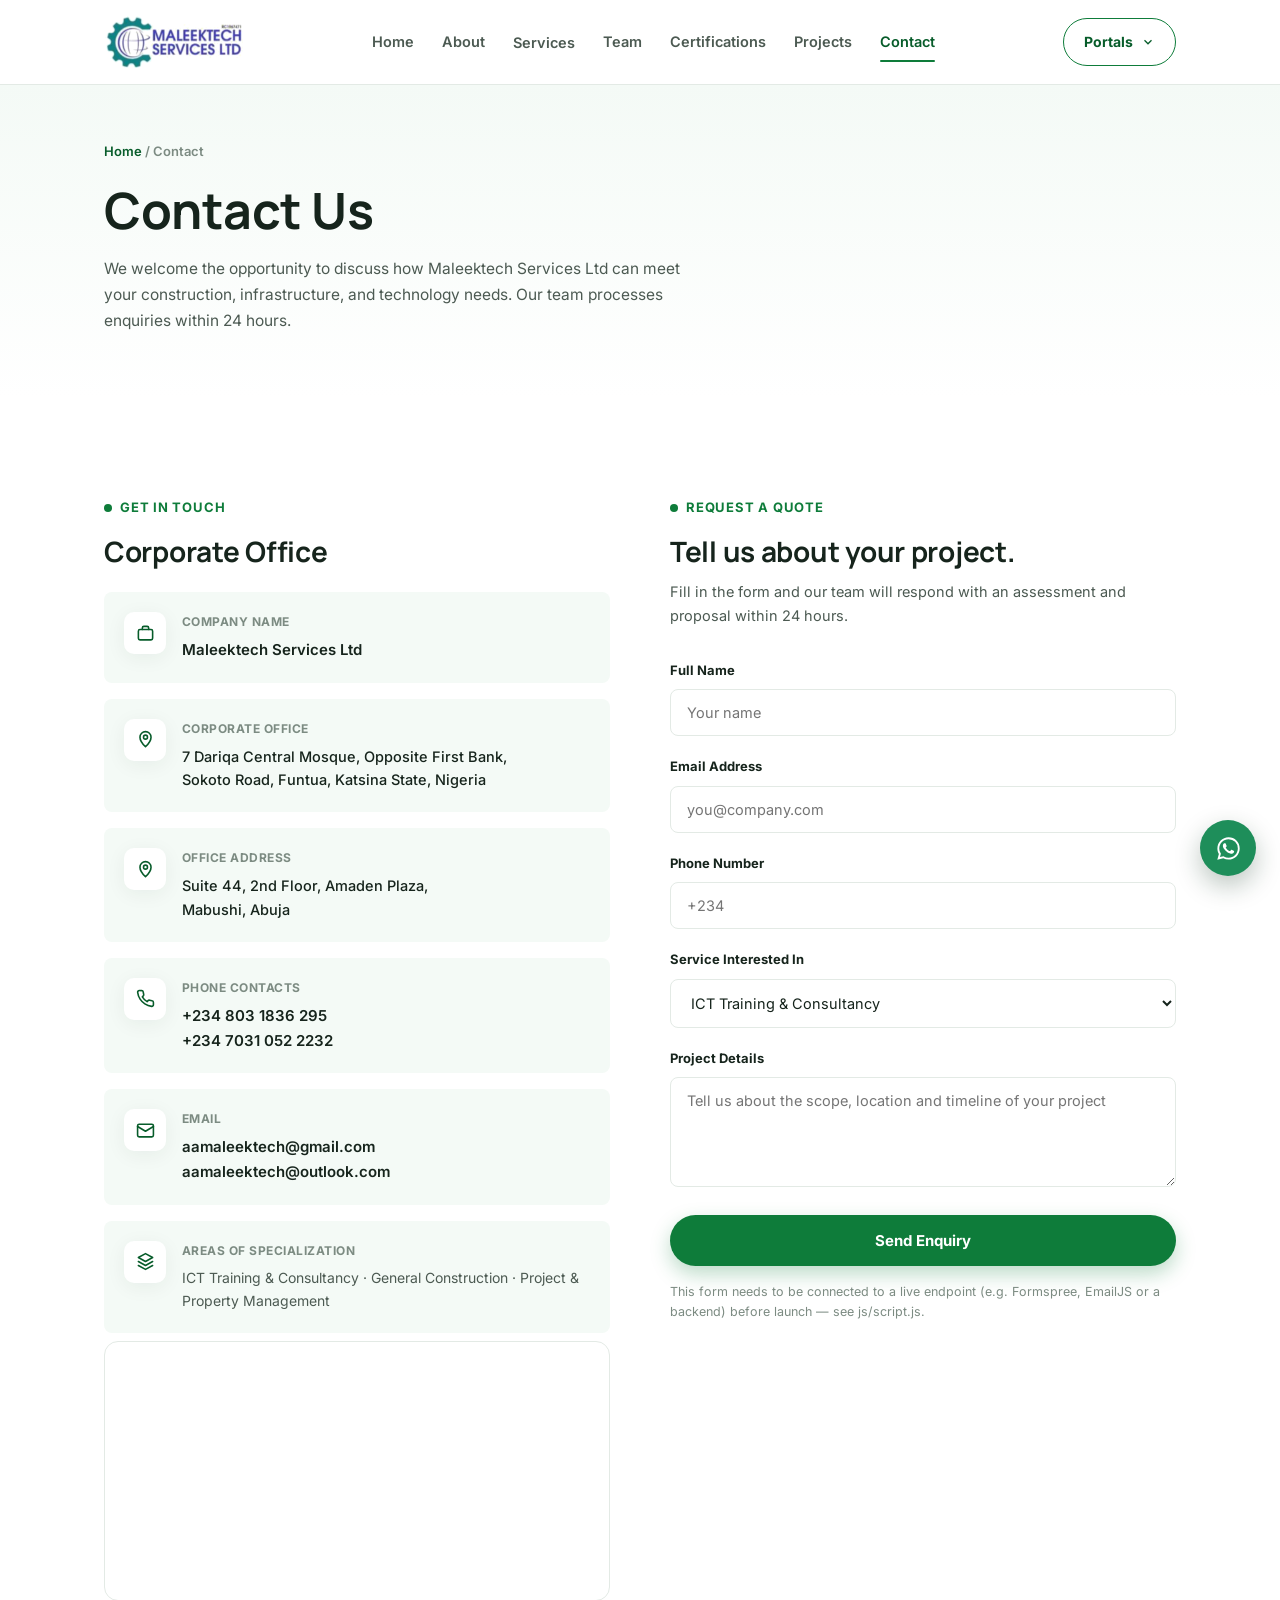
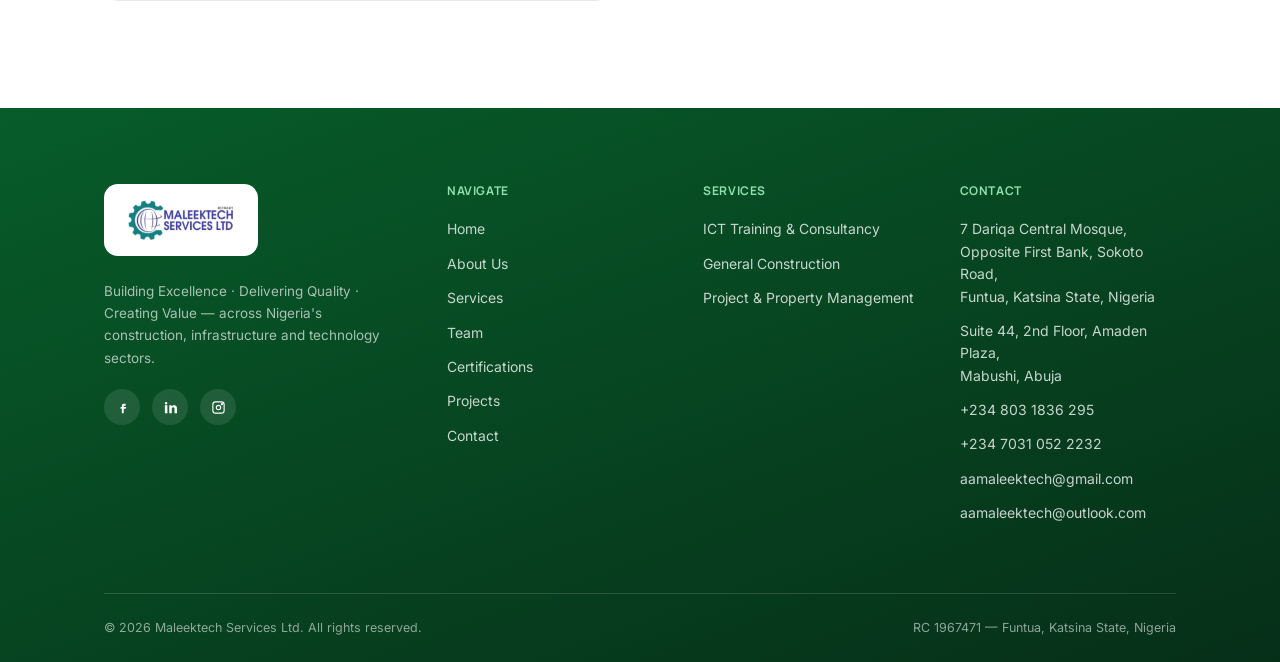
<file: contact.html>
<!DOCTYPE html>
<html lang="en">
<head>
<meta charset="UTF-8">
<meta name="viewport" content="width=device-width, initial-scale=1.0">
<title>Contact Us | Maleektech Services Ltd</title>
<meta name="description" content="Contact Maleektech Services Ltd for construction, infrastructure and technology enquiries. We process enquiries within 24 hours.">
<link rel="icon" type="image/png" href="assets/logo.png">
<link rel="stylesheet" href="css/style.css">
</head>
<body>
<header class="site-header">
  <nav class="nav">
    <a href="index.html" class="brand">
      <img src="assets/logo.png" alt="Maleektech Services Ltd">
    </a>
    <div class="nav-links">
      <a href="index.html">Home</a>
      <a href="about.html">About</a>
      <div class="has-drop">
        <a href="services.html">Services</a>
        <div class="dropdown">
          <a href="services.html#ict">ICT Training &amp; Consultancy</a>
          <a href="services.html#construction">General Construction</a>
          <a href="services.html#property">Project &amp; Property Mgmt</a>
        </div>
      </div>
      <a href="team.html">Team</a>
      <a href="certifications.html">Certifications</a>
      <a href="projects.html">Projects</a>
      <a href="contact.html" class="active">Contact</a>
    </div>
    <div class="nav-actions">
      <div class="has-drop portal-drop">
        <a href="#" class="erp-btn portal-trigger" onclick="return false;">
          <span class="long">Portals</span><span class="short">Login</span>
          <svg viewBox="0 0 24 24" fill="none" stroke="currentColor" stroke-width="2.2"><path d="M6 9l6 6 6-6"/></svg>
        </a>
        <div class="dropdown portal-dropdown">
          <a href="https://maleek-tech.web.app/" target="_blank" rel="noopener" class="portal-option">
            <div class="portal-icon"><svg viewBox="0 0 24 24" fill="none" stroke="currentColor" stroke-width="2" stroke-linecap="round" stroke-linejoin="round"><rect x="3" y="3" width="7" height="9" rx="1.5"/><rect x="14" y="3" width="7" height="5" rx="1.5"/><rect x="14" y="12" width="7" height="9" rx="1.5"/><rect x="3" y="16" width="7" height="5" rx="1.5"/></svg></div>
            <div class="portal-text">
              <div class="portal-title">ERP Login</div>
              <div class="portal-sub">Staff &amp; admin dashboard</div>
            </div>
            <div class="portal-go"><svg viewBox="0 0 24 24" fill="none" stroke="currentColor" stroke-width="2" stroke-linecap="round" stroke-linejoin="round"><path d="M18 13v6a2 2 0 01-2 2H5a2 2 0 01-2-2V8a2 2 0 012-2h6"/><path d="M15 3h6v6"/><path d="M10 14L21 3"/></svg></div>
          </a>
          <a href="https://maleektech-gadgets-store.vercel.app/" target="_blank" rel="noopener" class="portal-option">
            <div class="portal-icon"><svg viewBox="0 0 24 24" fill="none" stroke="currentColor" stroke-width="2" stroke-linecap="round" stroke-linejoin="round"><path d="M6 8h12l-1 12a2 2 0 01-2 2H9a2 2 0 01-2-2L6 8z"/><path d="M9 8V6a3 3 0 016 0v2"/></svg></div>
            <div class="portal-text">
              <div class="portal-title">Gadget Store</div>
              <div class="portal-sub">Shop mobile accessories online</div>
            </div>
            <div class="portal-go"><svg viewBox="0 0 24 24" fill="none" stroke="currentColor" stroke-width="2" stroke-linecap="round" stroke-linejoin="round"><path d="M18 13v6a2 2 0 01-2 2H5a2 2 0 01-2-2V8a2 2 0 012-2h6"/><path d="M15 3h6v6"/><path d="M10 14L21 3"/></svg></div>
          </a>
        </div>
      </div>
      <button class="nav-toggle" aria-label="Toggle menu" aria-expanded="false">
        <span></span><span></span><span></span>
      </button>
    </div>
  </nav>
  <div class="mobile-panel">
    <div class="container">
      <a href="index.html">Home</a>
      <a href="about.html">About</a>
      <a href="services.html">Services</a>
      <a href="services.html#ict" class="sub">— ICT Training &amp; Consultancy</a>
      <a href="services.html#construction" class="sub">— General Construction</a>
      <a href="services.html#property" class="sub">— Project &amp; Property Mgmt</a>
      <a href="team.html">Team</a>
      <a href="certifications.html">Certifications</a>
      <a href="projects.html">Projects</a>
      <a href="contact.html">Contact</a>
      <div class="mobile-portal-group">
        <span class="mobile-portal-label">Portals</span>
        <a href="https://maleek-tech.web.app/" target="_blank" rel="noopener" class="mobile-portal-link">
          <div class="portal-icon"><svg viewBox="0 0 24 24" fill="none" stroke="currentColor" stroke-width="2" stroke-linecap="round" stroke-linejoin="round"><rect x="3" y="3" width="7" height="9" rx="1.5"/><rect x="14" y="3" width="7" height="5" rx="1.5"/><rect x="14" y="12" width="7" height="9" rx="1.5"/><rect x="3" y="16" width="7" height="5" rx="1.5"/></svg></div>
          <div class="portal-text"><div class="portal-title">ERP Login</div><div class="portal-sub">Staff &amp; admin dashboard</div></div>
        </a>
        <a href="https://maleektech-gadgets-store.vercel.app/" target="_blank" rel="noopener" class="mobile-portal-link">
          <div class="portal-icon"><svg viewBox="0 0 24 24" fill="none" stroke="currentColor" stroke-width="2" stroke-linecap="round" stroke-linejoin="round"><path d="M6 8h12l-1 12a2 2 0 01-2 2H9a2 2 0 01-2-2L6 8z"/><path d="M9 8V6a3 3 0 016 0v2"/></svg></div>
          <div class="portal-text"><div class="portal-title">Gadget Store</div><div class="portal-sub">Shop mobile accessories online</div></div>
        </a>
      </div>
    </div>
  </div>
</header>

<!-- ================= PAGE HERO ================= -->
<section class="page-hero">
  <div class="container">
    <div class="breadcrumb"><a href="index.html">Home</a> / Contact</div>
    <h1>Contact Us</h1>
    <p class="lead">We welcome the opportunity to discuss how Maleektech Services Ltd can meet your construction, infrastructure, and technology needs. Our team processes enquiries within 24 hours.</p>
  </div>
</section>

<section class="section-white">
  <div class="container contact-grid">

    <!-- ---------- INFO COLUMN ---------- -->
    <div class="reveal">
      <div class="eyebrow">Get In Touch</div>
      <h2 style="margin-top:16px; font-size:28px;">Corporate Office</h2>

      <div class="info-list" style="margin-top:24px;">
        <div class="info-row">
          <div class="ic"><svg viewBox="0 0 24 24" fill="none" stroke="currentColor" stroke-width="2" stroke-linecap="round" stroke-linejoin="round"><rect x="3" y="7" width="18" height="13" rx="2"/><path d="M8 7V5a2 2 0 012-2h4a2 2 0 012 2v2"/></svg></div>
          <div><div class="label">Company Name</div><div class="val">Maleektech Services Ltd</div></div>
        </div>
        <div class="info-row">
          <div class="ic"><svg viewBox="0 0 24 24" fill="none" stroke="currentColor" stroke-width="2" stroke-linecap="round" stroke-linejoin="round"><path d="M12 21s7-6.5 7-12a7 7 0 10-14 0c0 5.5 7 12 7 12z"/><circle cx="12" cy="9" r="2.5"/></svg></div>
          <div><div class="label">Corporate Office</div><div class="val" style="font-weight:500; font-size:14.5px;">7 Dariqa Central Mosque, Opposite First Bank,<br>Sokoto Road, Funtua, Katsina State, Nigeria</div></div>
        </div>
        <div class="info-row">
          <div class="ic"><svg viewBox="0 0 24 24" fill="none" stroke="currentColor" stroke-width="2" stroke-linecap="round" stroke-linejoin="round"><path d="M12 21s7-6.5 7-12a7 7 0 10-14 0c0 5.5 7 12 7 12z"/><circle cx="12" cy="9" r="2.5"/></svg></div>
          <div><div class="label">Office Address</div><div class="val" style="font-weight:500; font-size:14.5px;">Suite 44, 2nd Floor, Amaden Plaza,<br>Mabushi, Abuja</div></div>
        </div>
        <div class="info-row">
          <div class="ic"><svg viewBox="0 0 24 24" fill="none" stroke="currentColor" stroke-width="2" stroke-linecap="round" stroke-linejoin="round"><path d="M22 16.9v3a2 2 0 01-2.2 2 19.8 19.8 0 01-8.6-3.1 19.5 19.5 0 01-6-6A19.8 19.8 0 012.1 4.2 2 2 0 014.1 2h3a2 2 0 012 1.7c.1 1 .3 2 .6 2.9a2 2 0 01-.5 2.1L8 9.9a16 16 0 006 6l1.2-1.2a2 2 0 012.1-.5c.9.3 1.9.5 2.9.6a2 2 0 011.8 2.1z"/></svg></div>
          <div><div class="label">Phone Contacts</div><div class="val"><a href="tel:+2348031836295">+234 803 1836 295</a><br><a href="tel:+2347031052232">+234 7031 052 2232</a></div></div>
        </div>
        <div class="info-row">
          <div class="ic"><svg viewBox="0 0 24 24" fill="none" stroke="currentColor" stroke-width="2" stroke-linecap="round" stroke-linejoin="round"><rect x="2" y="4" width="20" height="16" rx="2"/><path d="M2 7l10 6 10-6"/></svg></div>
          <div><div class="label">Email</div><div class="val"><a href="mailto:aamaleektech@gmail.com">aamaleektech@gmail.com</a><br><a href="mailto:aamaleektech@outlook.com">aamaleektech@outlook.com</a></div></div>
        </div>
        <div class="info-row">
          <div class="ic"><svg viewBox="0 0 24 24" fill="none" stroke="currentColor" stroke-width="2" stroke-linecap="round" stroke-linejoin="round"><path d="M12 2l9 5-9 5-9-5 9-5z"/><path d="M3 12l9 5 9-5M3 17l9 5 9-5"/></svg></div>
          <div><div class="label">Areas of Specialization</div><div class="val" style="font-weight:400; font-size:14px; color:var(--body);">ICT Training &amp; Consultancy · General Construction · Project &amp; Property Management</div></div>
        </div>
      </div>

      <iframe class="map-frame" loading="lazy" title="Maleektech Services Ltd location — Funtua, Katsina State"
        src="https://www.google.com/maps?q=Funtua,+Katsina+State,+Nigeria&output=embed"></iframe>
    </div>

    <!-- ---------- FORM COLUMN ---------- -->
    <div class="reveal">
      <div class="eyebrow">Request a Quote</div>
      <h2 style="margin-top:16px; font-size:28px;">Tell us about your project.</h2>
      <p style="margin-top:12px; color:var(--body); font-size:14.5px;">Fill in the form and our team will respond with an assessment and proposal within 24 hours.</p>

      <form id="contact-form" style="margin-top:32px;">
        <div class="form-field">
          <label for="name">Full Name</label>
          <input type="text" id="name" name="name" required placeholder="Your name">
        </div>
        <div class="form-field">
          <label for="email">Email Address</label>
          <input type="email" id="email" name="email" required placeholder="you@company.com">
        </div>
        <div class="form-field">
          <label for="phone">Phone Number</label>
          <input type="tel" id="phone" name="phone" placeholder="+234">
        </div>
        <div class="form-field">
          <label for="service">Service Interested In</label>
          <select id="service" name="service">
            <option>ICT Training &amp; Consultancy</option>
            <option>General Construction</option>
            <option>Project &amp; Property Management</option>
            <option>Other / Not Sure</option>
          </select>
        </div>
        <div class="form-field">
          <label for="details">Project Details</label>
          <textarea id="details" name="details" placeholder="Tell us about the scope, location and timeline of your project" required></textarea>
        </div>
        <button type="submit" class="btn btn-primary" style="width:100%; justify-content:center;">Send Enquiry</button>
      </form>
      <p style="margin-top:16px; font-size:12.5px; color:var(--muted);">This form needs to be connected to a live endpoint (e.g. Formspree, EmailJS or a backend) before launch — see js/script.js.</p>
    </div>

  </div>
</section>

<footer>
  <div class="container">
    <div class="footer-grid">
      <div class="footer-brand">
        <div class="footer-logo-chip"><img src="assets/logo.png" alt="Maleektech Services Ltd"></div>
        <p>Building Excellence · Delivering Quality · Creating Value — across Nigeria's construction, infrastructure and technology sectors.</p>
        <div class="social-row">
          <a href="#" aria-label="Facebook"><svg viewBox="0 0 24 24" fill="currentColor"><path d="M14 9h3V6h-3c-1.66 0-3 1.34-3 3v2H9v3h2v7h3v-7h3l1-3h-4v-2c0-.55.45-1 1-1z"/></svg></a>
          <a href="#" aria-label="LinkedIn"><svg viewBox="0 0 24 24" fill="currentColor"><path d="M6.94 5a2 2 0 11-4 0 2 2 0 014 0zM3 8.5h4V21H3zM10 8.5h3.8v1.7h.05c.53-1 1.83-2 3.77-2 4.03 0 4.78 2.65 4.78 6.1V21h-4v-6.03c0-1.44-.03-3.3-2.02-3.3-2.02 0-2.33 1.58-2.33 3.2V21h-4z"/></svg></a>
          <a href="#" aria-label="Instagram"><svg viewBox="0 0 24 24" fill="none" stroke="currentColor" stroke-width="1.8"><rect x="3" y="3" width="18" height="18" rx="4"/><circle cx="12" cy="12" r="3.5"/><circle cx="17.5" cy="6.5" r="1"/></svg></a>
        </div>
      </div>
      <div>
        <h4>Navigate</h4>
        <ul>
          <li><a href="index.html">Home</a></li>
          <li><a href="about.html">About Us</a></li>
          <li><a href="services.html">Services</a></li>
          <li><a href="team.html">Team</a></li>
          <li><a href="certifications.html">Certifications</a></li>
          <li><a href="projects.html">Projects</a></li>
          <li><a href="contact.html">Contact</a></li>
        </ul>
      </div>
      <div>
        <h4>Services</h4>
        <ul>
          <li><a href="services.html#ict">ICT Training &amp; Consultancy</a></li>
          <li><a href="services.html#construction">General Construction</a></li>
          <li><a href="services.html#property">Project &amp; Property Management</a></li>
        </ul>
      </div>
      <div>
        <h4>Contact</h4>
        <ul>
          <li>7 Dariqa Central Mosque,<br>Opposite First Bank, Sokoto Road,<br>Funtua, Katsina State, Nigeria</li>
          <li>Suite 44, 2nd Floor, Amaden Plaza,<br>Mabushi, Abuja</li>
          <li><a href="tel:+2348031836295">+234 803 1836 295</a></li>
          <li><a href="tel:+2347031052232">+234 7031 052 2232</a></li>
          <li><a href="mailto:aamaleektech@gmail.com">aamaleektech@gmail.com</a></li>
          <li><a href="mailto:aamaleektech@outlook.com">aamaleektech@outlook.com</a></li>
        </ul>
      </div>
    </div>
    <div class="footer-bottom">
      <span>© 2026 Maleektech Services Ltd. All rights reserved.</span>
      <span>RC 1967471 — Funtua, Katsina State, Nigeria</span>
    </div>
  </div>
</footer>

<a class="wa-float" href="https://wa.me/2348031836295" target="_blank" rel="noopener" aria-label="Chat on WhatsApp">
  <svg viewBox="0 0 24 24"><path d="M12.04 2C6.58 2 2.13 6.45 2.13 11.91c0 1.75.46 3.45 1.32 4.95L2.05 22l5.29-1.39a9.9 9.9 0 004.7 1.2h.01c5.46 0 9.9-4.45 9.9-9.91 0-2.65-1.03-5.14-2.9-7.01A9.82 9.82 0 0012.04 2zm0 18.14h-.01a8.2 8.2 0 01-4.18-1.14l-.3-.18-3.14.82.84-3.06-.2-.32a8.2 8.2 0 01-1.26-4.35c0-4.54 3.7-8.24 8.26-8.24a8.2 8.2 0 015.84 2.42 8.2 8.2 0 012.42 5.83c0 4.55-3.7 8.24-8.27 8.24zm4.52-6.17c-.25-.12-1.47-.72-1.7-.81-.23-.08-.4-.12-.56.12-.17.25-.64.81-.79.97-.14.17-.29.19-.54.06-.25-.12-1.04-.38-1.99-1.22-.73-.65-1.23-1.46-1.37-1.71-.14-.25-.02-.38.11-.5.11-.11.25-.29.37-.43.12-.14.16-.25.25-.41.08-.17.04-.31-.02-.43-.06-.12-.56-1.34-.76-1.84-.2-.48-.41-.42-.56-.43h-.48c-.17 0-.43.06-.66.31-.23.25-.86.84-.86 2.05s.88 2.38 1 2.54c.12.17 1.73 2.64 4.2 3.7.59.25 1.05.4 1.4.52.59.19 1.13.16 1.55.1.47-.07 1.47-.6 1.68-1.18.21-.58.21-1.08.14-1.18-.06-.11-.23-.17-.48-.29z"/></svg>
</a>
<script src="js/script.js"></script>

</body>
</html>
</file>
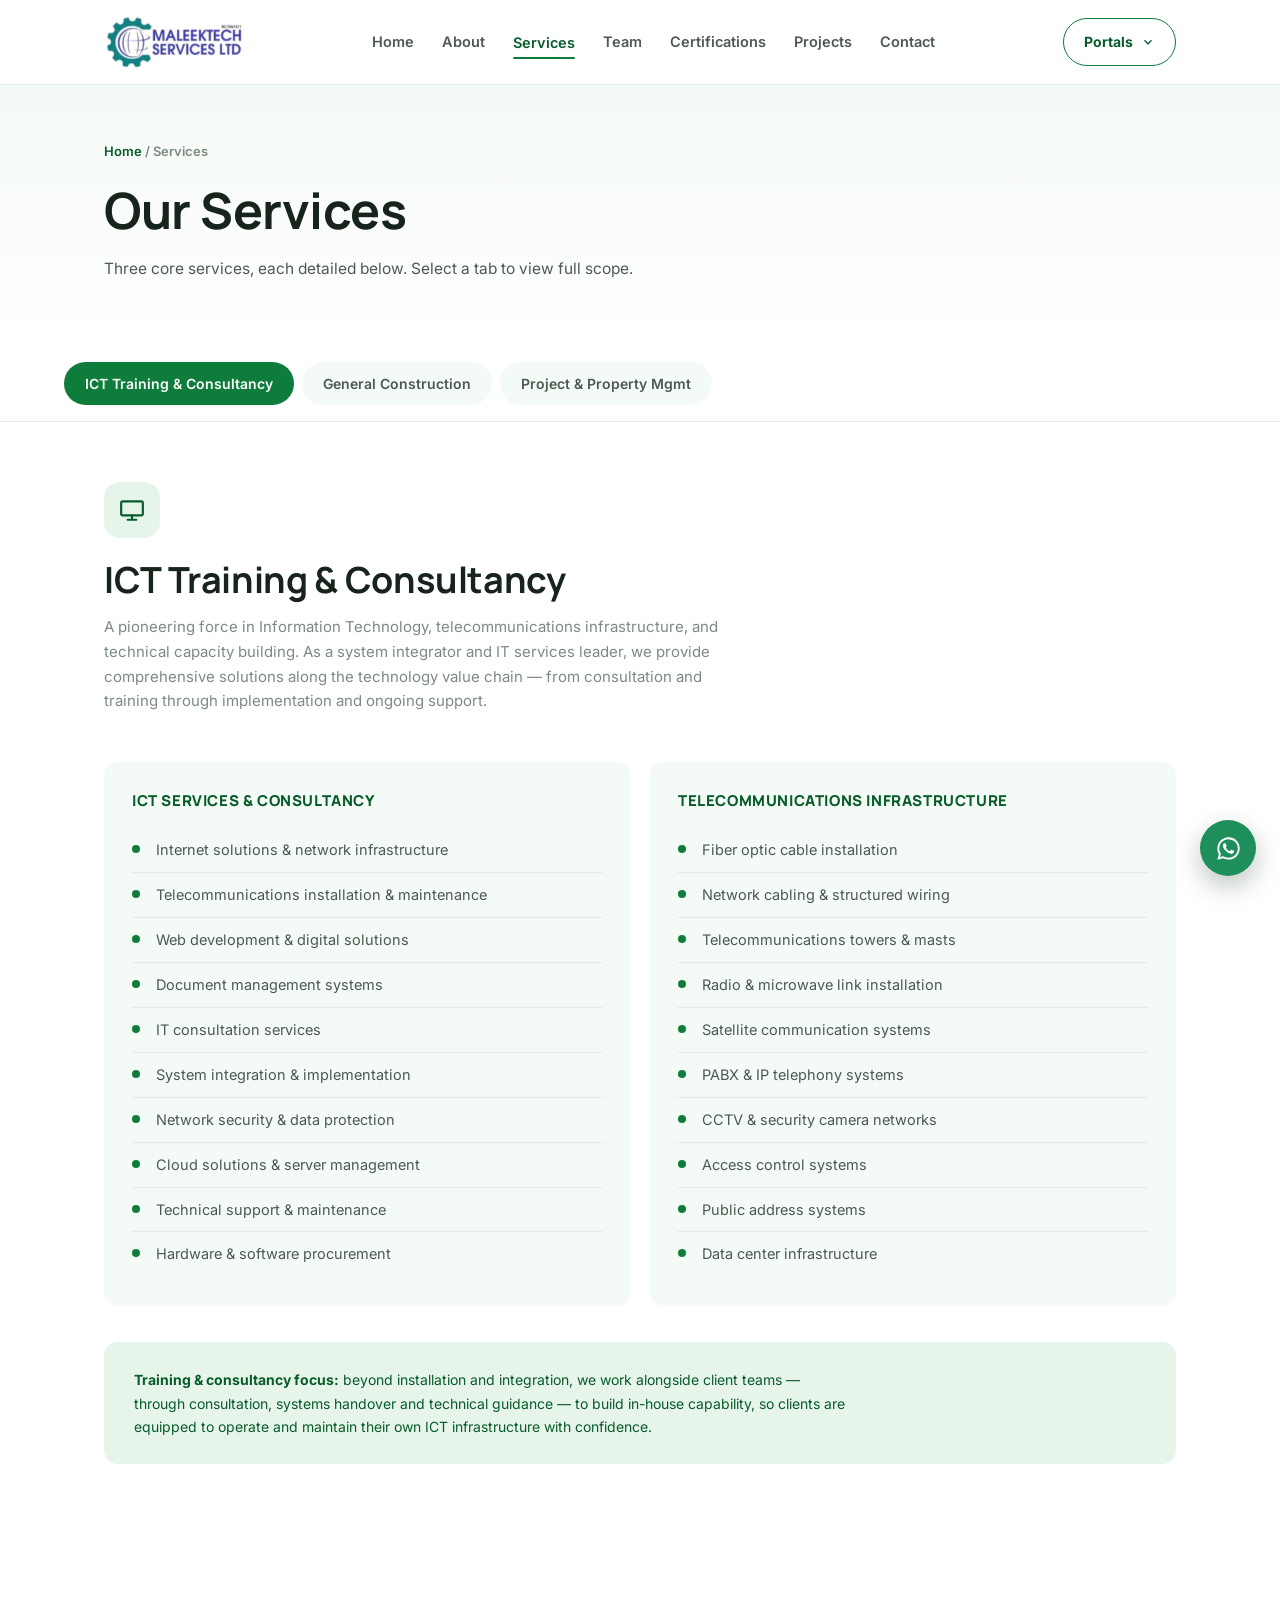
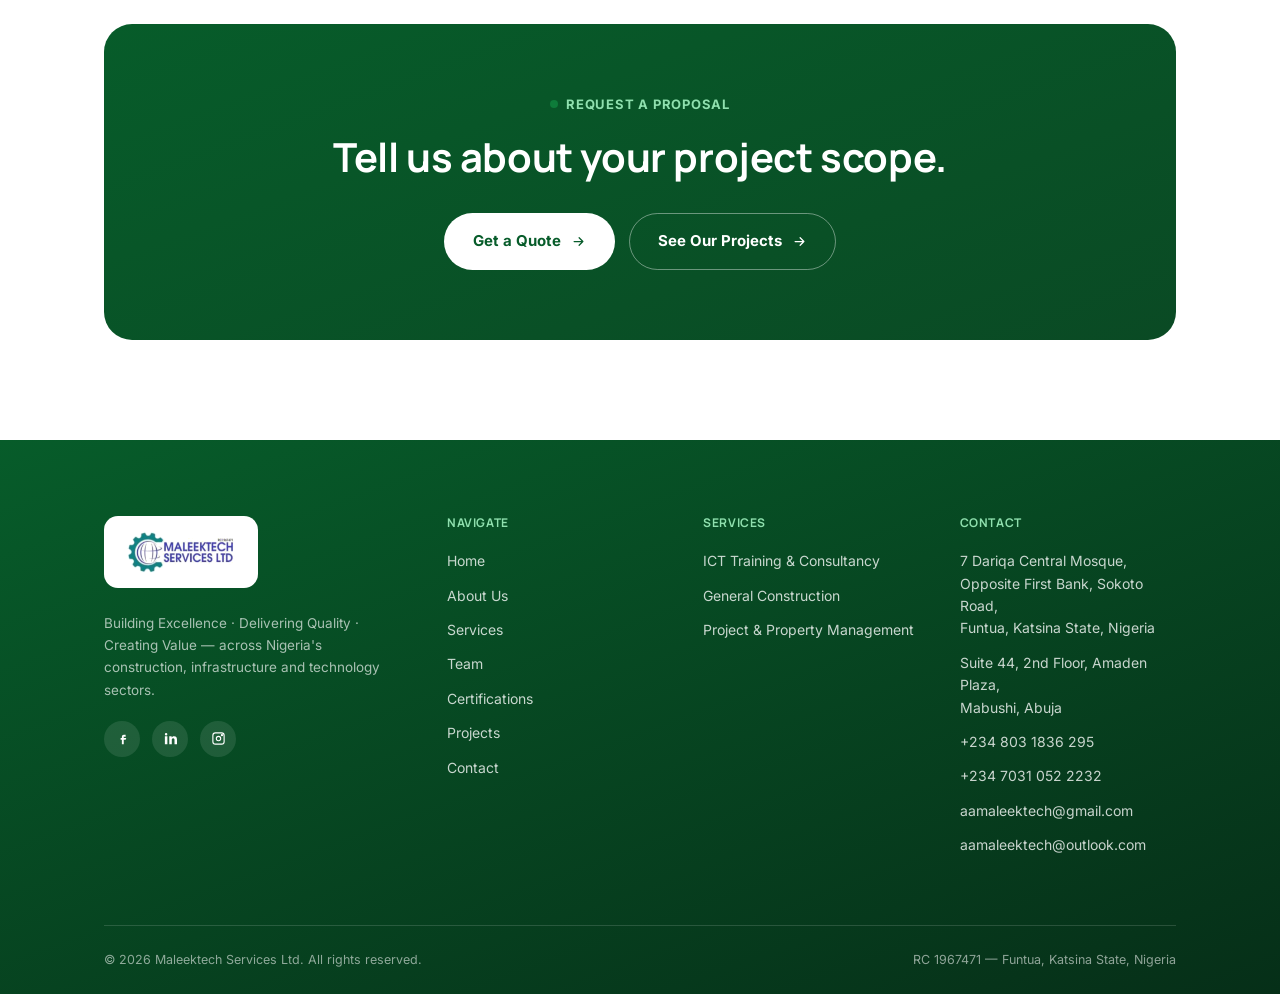
<file: services.html>
<!DOCTYPE html>
<html lang="en">
<head>
<meta charset="UTF-8">
<meta name="viewport" content="width=device-width, initial-scale=1.0">
<title>Services | Maleektech Services Ltd</title>
<meta name="description" content="Maleektech Services Ltd: ICT Training & Consultancy, General Construction, and Project & Property Management.">
<link rel="icon" type="image/png" href="assets/logo.png">
<link rel="stylesheet" href="css/style.css">
</head>
<body>
<header class="site-header">
  <nav class="nav">
    <a href="index.html" class="brand">
      <img src="assets/logo.png" alt="Maleektech Services Ltd">
    </a>
    <div class="nav-links">
      <a href="index.html">Home</a>
      <a href="about.html">About</a>
      <div class="has-drop">
        <a href="services.html" class="active">Services</a>
        <div class="dropdown">
          <a href="services.html#ict">ICT Training &amp; Consultancy</a>
          <a href="services.html#construction">General Construction</a>
          <a href="services.html#property">Project &amp; Property Mgmt</a>
        </div>
      </div>
      <a href="team.html">Team</a>
      <a href="certifications.html">Certifications</a>
      <a href="projects.html">Projects</a>
      <a href="contact.html">Contact</a>
    </div>
    <div class="nav-actions">
      <div class="has-drop portal-drop">
        <a href="#" class="erp-btn portal-trigger" onclick="return false;">
          <span class="long">Portals</span><span class="short">Login</span>
          <svg viewBox="0 0 24 24" fill="none" stroke="currentColor" stroke-width="2.2"><path d="M6 9l6 6 6-6"/></svg>
        </a>
        <div class="dropdown portal-dropdown">
          <a href="https://maleek-tech.web.app/" target="_blank" rel="noopener" class="portal-option">
            <div class="portal-icon"><svg viewBox="0 0 24 24" fill="none" stroke="currentColor" stroke-width="2" stroke-linecap="round" stroke-linejoin="round"><rect x="3" y="3" width="7" height="9" rx="1.5"/><rect x="14" y="3" width="7" height="5" rx="1.5"/><rect x="14" y="12" width="7" height="9" rx="1.5"/><rect x="3" y="16" width="7" height="5" rx="1.5"/></svg></div>
            <div class="portal-text">
              <div class="portal-title">ERP Login</div>
              <div class="portal-sub">Staff &amp; admin dashboard</div>
            </div>
            <div class="portal-go"><svg viewBox="0 0 24 24" fill="none" stroke="currentColor" stroke-width="2" stroke-linecap="round" stroke-linejoin="round"><path d="M18 13v6a2 2 0 01-2 2H5a2 2 0 01-2-2V8a2 2 0 012-2h6"/><path d="M15 3h6v6"/><path d="M10 14L21 3"/></svg></div>
          </a>
          <a href="https://maleektech-gadgets-store.vercel.app/" target="_blank" rel="noopener" class="portal-option">
            <div class="portal-icon"><svg viewBox="0 0 24 24" fill="none" stroke="currentColor" stroke-width="2" stroke-linecap="round" stroke-linejoin="round"><path d="M6 8h12l-1 12a2 2 0 01-2 2H9a2 2 0 01-2-2L6 8z"/><path d="M9 8V6a3 3 0 016 0v2"/></svg></div>
            <div class="portal-text">
              <div class="portal-title">Gadget Store</div>
              <div class="portal-sub">Shop mobile accessories online</div>
            </div>
            <div class="portal-go"><svg viewBox="0 0 24 24" fill="none" stroke="currentColor" stroke-width="2" stroke-linecap="round" stroke-linejoin="round"><path d="M18 13v6a2 2 0 01-2 2H5a2 2 0 01-2-2V8a2 2 0 012-2h6"/><path d="M15 3h6v6"/><path d="M10 14L21 3"/></svg></div>
          </a>
        </div>
      </div>
      <button class="nav-toggle" aria-label="Toggle menu" aria-expanded="false">
        <span></span><span></span><span></span>
      </button>
    </div>
  </nav>
  <div class="mobile-panel">
    <div class="container">
      <a href="index.html">Home</a>
      <a href="about.html">About</a>
      <a href="services.html">Services</a>
      <a href="services.html#ict" class="sub">— ICT Training &amp; Consultancy</a>
      <a href="services.html#construction" class="sub">— General Construction</a>
      <a href="services.html#property" class="sub">— Project &amp; Property Mgmt</a>
      <a href="team.html">Team</a>
      <a href="certifications.html">Certifications</a>
      <a href="projects.html">Projects</a>
      <a href="contact.html">Contact</a>
      <div class="mobile-portal-group">
        <span class="mobile-portal-label">Portals</span>
        <a href="https://maleek-tech.web.app/" target="_blank" rel="noopener" class="mobile-portal-link">
          <div class="portal-icon"><svg viewBox="0 0 24 24" fill="none" stroke="currentColor" stroke-width="2" stroke-linecap="round" stroke-linejoin="round"><rect x="3" y="3" width="7" height="9" rx="1.5"/><rect x="14" y="3" width="7" height="5" rx="1.5"/><rect x="14" y="12" width="7" height="9" rx="1.5"/><rect x="3" y="16" width="7" height="5" rx="1.5"/></svg></div>
          <div class="portal-text"><div class="portal-title">ERP Login</div><div class="portal-sub">Staff &amp; admin dashboard</div></div>
        </a>
        <a href="https://maleektech-gadgets-store.vercel.app/" target="_blank" rel="noopener" class="mobile-portal-link">
          <div class="portal-icon"><svg viewBox="0 0 24 24" fill="none" stroke="currentColor" stroke-width="2" stroke-linecap="round" stroke-linejoin="round"><path d="M6 8h12l-1 12a2 2 0 01-2 2H9a2 2 0 01-2-2L6 8z"/><path d="M9 8V6a3 3 0 016 0v2"/></svg></div>
          <div class="portal-text"><div class="portal-title">Gadget Store</div><div class="portal-sub">Shop mobile accessories online</div></div>
        </a>
      </div>
    </div>
  </div>
</header>

<!-- ================= PAGE HERO ================= -->
<section class="page-hero">
  <div class="container">
    <div class="breadcrumb"><a href="index.html">Home</a> / Services</div>
    <h1>Our Services</h1>
    <p class="lead">Three core services, each detailed below. Select a tab to view full scope.</p>
  </div>
</section>

<!-- ================= TAB NAV ================= -->
<nav class="sheet-nav" aria-label="Service divisions">
  <button data-target="ict" class="active">ICT Training &amp; Consultancy</button>
  <button data-target="construction">General Construction</button>
  <button data-target="property">Project &amp; Property Mgmt</button>
</nav>

<div class="container">

  <!-- ============ ICT TRAINING & CONSULTANCY ============ -->
  <div id="ict" class="sheet-panel active">
    <div class="sheet-head">
      <div>
        <div class="ic"><svg viewBox="0 0 24 24" fill="none" stroke="currentColor" stroke-width="2" stroke-linecap="round"><rect x="2" y="4" width="20" height="13" rx="1.5"/><path d="M8 21h8M12 17v4"/></svg></div>
        <h2>ICT Training &amp; Consultancy</h2>
        <p>A pioneering force in Information Technology, telecommunications infrastructure, and technical capacity building. As a system integrator and IT services leader, we provide comprehensive solutions along the technology value chain — from consultation and training through implementation and ongoing support.</p>
      </div>
    </div>
    <div class="spec-grid">
      <div class="spec-block"><h3>ICT Services &amp; Consultancy</h3><ul>
        <li>Internet solutions &amp; network infrastructure</li>
        <li>Telecommunications installation &amp; maintenance</li>
        <li>Web development &amp; digital solutions</li>
        <li>Document management systems</li>
        <li>IT consultation services</li>
        <li>System integration &amp; implementation</li>
        <li>Network security &amp; data protection</li>
        <li>Cloud solutions &amp; server management</li>
        <li>Technical support &amp; maintenance</li>
        <li>Hardware &amp; software procurement</li>
      </ul></div>
      <div class="spec-block"><h3>Telecommunications Infrastructure</h3><ul>
        <li>Fiber optic cable installation</li>
        <li>Network cabling &amp; structured wiring</li>
        <li>Telecommunications towers &amp; masts</li>
        <li>Radio &amp; microwave link installation</li>
        <li>Satellite communication systems</li>
        <li>PABX &amp; IP telephony systems</li>
        <li>CCTV &amp; security camera networks</li>
        <li>Access control systems</li>
        <li>Public address systems</li>
        <li>Data center infrastructure</li>
      </ul></div>
    </div>
    <div style="margin-top:36px; padding:26px 30px; border-radius:14px; background:var(--green-light);">
      <p style="font-size:14px; color:var(--green-deep); max-width:720px;"><strong>Training &amp; consultancy focus:</strong> beyond installation and integration, we work alongside client teams — through consultation, systems handover and technical guidance — to build in-house capability, so clients are equipped to operate and maintain their own ICT infrastructure with confidence.</p>
    </div>
  </div>

  <!-- ============ GENERAL CONSTRUCTION ============ -->
  <div id="construction" class="sheet-panel">
    <div class="sheet-head">
      <div>
        <div class="ic"><svg viewBox="0 0 24 24" fill="none" stroke="currentColor" stroke-width="2" stroke-linecap="round"><rect x="4" y="3" width="16" height="18"/><path d="M9 8h1M14 8h1M9 12h1M14 12h1M9 16h1M14 16h1"/></svg></div>
        <h2>General Construction</h2>
        <p>Our construction division covers everything from road networks to buildings to supply and works contracts — guided by precision engineering, structural durability, and strict adherence to international standards.</p>
      </div>
    </div>

    <!-- Road Construction -->
    <div style="margin-bottom:52px;">
      <div class="eyebrow" style="margin-bottom:20px;">Road Construction</div>
      <div class="spec-grid">
        <div class="spec-block"><h3>Road Design &amp; Planning</h3><ul>
          <li>Complete road design and engineering services</li>
          <li>Feasibility studies and site assessment</li>
          <li>CAD drawings and technical specifications</li>
          <li>Environmental impact assessment</li>
          <li>Traffic flow analysis and optimization</li>
        </ul></div>
        <div class="spec-block"><h3>Asphalt &amp; Surface Dressed Roads</h3><ul>
          <li>Hot mix asphalt (HMA) paving</li>
          <li>Asphalt resurfacing and overlay</li>
          <li>Double and triple surface dressing</li>
          <li>Chip seal and slurry seal techniques</li>
          <li>Quality control and compaction testing</li>
        </ul></div>
        <div class="spec-block"><h3>Rural Feeder Roads</h3><ul>
          <li>Laterite road construction</li>
          <li>Gravel road development</li>
          <li>Community access road projects</li>
          <li>Agricultural transport corridors</li>
        </ul></div>
        <div class="spec-block"><h3>Drainage, Earthworks &amp; Maintenance</h3><ul>
          <li>Road grading, earthworks &amp; drainage construction</li>
          <li>Erosion control structures &amp; culvert installation</li>
          <li>Rehabilitation, pothole repair &amp; patching</li>
          <li>Routine and periodic maintenance programs</li>
        </ul></div>
      </div>
    </div>

    <!-- Building Infrastructure -->
    <div style="margin-bottom:52px;">
      <div class="eyebrow" style="margin-bottom:20px;">Building Infrastructure</div>
      <div class="spec-grid">
        <div class="spec-block"><h3>Residential &amp; Commercial</h3><ul>
          <li>Housing estates, duplexes &amp; apartment complexes</li>
          <li>Office buildings, retail spaces &amp; warehouses</li>
          <li>Hotels &amp; hospitality structures</li>
        </ul></div>
        <div class="spec-block"><h3>Industrial &amp; Institutional</h3><ul>
          <li>Factory, plant &amp; manufacturing facilities</li>
          <li>Schools, hospitals &amp; healthcare centers</li>
          <li>Government &amp; public buildings</li>
        </ul></div>
      </div>
      <div style="margin-top:20px;">
        <div class="tag-cloud">
          <span>Structural design &amp; architectural planning</span>
          <span>Plan design &amp; drawing interpretation</span>
          <span>Renovation &amp; remodeling</span>
          <span>Pile foundation &amp; civil structures</span>
          <span>Landscaping &amp; beautification</span>
          <span>Turnkey project delivery</span>
        </div>
      </div>
    </div>

    <!-- General Contracts -->
    <div>
      <div class="eyebrow" style="margin-bottom:20px;">General Contracts</div>
      <div class="spec-grid">
        <div class="spec-block"><h3>Supply, Service &amp; Works Contracts</h3><ul>
          <li>Goods, equipment and materials supply &amp; installation</li>
          <li>Maintenance, repair &amp; operation (MRO) services</li>
          <li>Construction, renovation &amp; refurbishment works</li>
        </ul></div>
        <div class="spec-block"><h3>Procurement &amp; Logistics</h3><ul>
          <li>Tendering, sourcing &amp; vendor evaluation</li>
          <li>Contract management &amp; supply chain optimization</li>
          <li>Timely delivery of goods and materials to project sites across Nigeria</li>
        </ul></div>
      </div>
    </div>
  </div>

  <!-- ============ PROJECT & PROPERTY MANAGEMENT ============ -->
  <div id="property" class="sheet-panel">
    <div class="sheet-head">
      <div>
        <div class="ic"><svg viewBox="0 0 24 24" fill="none" stroke="currentColor" stroke-width="2" stroke-linecap="round" stroke-linejoin="round"><path d="M3 11l9-7 9 7"/><path d="M5 10v10h14V10"/><path d="M9 20v-6h6v6"/></svg></div>
        <h2>Project &amp; Property Management</h2>
        <p>Comprehensive management services for residential, commercial, and industrial properties — designed to optimize performance, enhance value, and ensure regulatory compliance.</p>
      </div>
    </div>
    <div class="spec-grid">
      <div class="spec-block"><h3>Property Management</h3><ul>
        <li>Optimal occupancy &amp; efficient rent collection</li>
        <li>Tenant screening &amp; lease administration</li>
        <li>Property inspections</li>
        <li>Comprehensive maintenance</li>
        <li>Financial reporting</li>
      </ul></div>
      <div class="spec-block"><h3>Project Management</h3><ul>
        <li>Oversight from conception to completion</li>
        <li>Timely delivery, quality &amp; budget compliance</li>
        <li>Stakeholder coordination</li>
        <li>Resource management</li>
        <li>Risk mitigation throughout the lifecycle</li>
      </ul></div>
      <div class="spec-block"><h3>Property Development</h3><ul>
        <li>Opportunity identification</li>
        <li>Feasibility studies</li>
        <li>Site acquisition</li>
        <li>Planning approvals</li>
        <li>Construction oversight for ROI maximization</li>
      </ul></div>
      <div class="spec-block"><h3>Facility Management</h3><ul>
        <li>Building maintenance &amp; repair services</li>
        <li>Mechanical systems upkeep</li>
        <li>Electrical infrastructure management</li>
        <li>General building upkeep</li>
        <li>Safety &amp; efficiency assurance</li>
      </ul></div>
      <div class="spec-block" style="grid-column:1/-1;"><h3>Asset Management</h3><ul>
        <li>Strategic property investment advice</li>
        <li>Portfolio management</li>
        <li>Asset optimization for enhanced value and investment returns</li>
      </ul></div>
    </div>
  </div>

</div>

<!-- ================= CTA ================= -->
<section class="section-white reveal">
  <div class="container">
    <div class="cta-banner">
      <div class="eyebrow" style="justify-content:center; color:#8FE0AE;">Request a Proposal</div>
      <h2 style="margin-top:18px;">Tell us about your project scope.</h2>
      <div class="btn-row">
        <a href="contact.html" class="btn btn-on-dark">Get a Quote <svg viewBox="0 0 24 24" fill="none" stroke="currentColor" stroke-width="2" stroke-linecap="round" stroke-linejoin="round"><path d="M5 12h14M13 6l6 6-6 6"/></svg></a>
        <a href="projects.html" class="btn btn-outline-on-dark">See Our Projects <svg viewBox="0 0 24 24" fill="none" stroke="currentColor" stroke-width="2" stroke-linecap="round" stroke-linejoin="round"><path d="M5 12h14M13 6l6 6-6 6"/></svg></a>
      </div>
    </div>
  </div>
</section>

<footer>
  <div class="container">
    <div class="footer-grid">
      <div class="footer-brand">
        <div class="footer-logo-chip"><img src="assets/logo.png" alt="Maleektech Services Ltd"></div>
        <p>Building Excellence · Delivering Quality · Creating Value — across Nigeria's construction, infrastructure and technology sectors.</p>
        <div class="social-row">
          <a href="#" aria-label="Facebook"><svg viewBox="0 0 24 24" fill="currentColor"><path d="M14 9h3V6h-3c-1.66 0-3 1.34-3 3v2H9v3h2v7h3v-7h3l1-3h-4v-2c0-.55.45-1 1-1z"/></svg></a>
          <a href="#" aria-label="LinkedIn"><svg viewBox="0 0 24 24" fill="currentColor"><path d="M6.94 5a2 2 0 11-4 0 2 2 0 014 0zM3 8.5h4V21H3zM10 8.5h3.8v1.7h.05c.53-1 1.83-2 3.77-2 4.03 0 4.78 2.65 4.78 6.1V21h-4v-6.03c0-1.44-.03-3.3-2.02-3.3-2.02 0-2.33 1.58-2.33 3.2V21h-4z"/></svg></a>
          <a href="#" aria-label="Instagram"><svg viewBox="0 0 24 24" fill="none" stroke="currentColor" stroke-width="1.8"><rect x="3" y="3" width="18" height="18" rx="4"/><circle cx="12" cy="12" r="3.5"/><circle cx="17.5" cy="6.5" r="1"/></svg></a>
        </div>
      </div>
      <div>
        <h4>Navigate</h4>
        <ul>
          <li><a href="index.html">Home</a></li>
          <li><a href="about.html">About Us</a></li>
          <li><a href="services.html">Services</a></li>
          <li><a href="team.html">Team</a></li>
          <li><a href="certifications.html">Certifications</a></li>
          <li><a href="projects.html">Projects</a></li>
          <li><a href="contact.html">Contact</a></li>
        </ul>
      </div>
      <div>
        <h4>Services</h4>
        <ul>
          <li><a href="services.html#ict">ICT Training &amp; Consultancy</a></li>
          <li><a href="services.html#construction">General Construction</a></li>
          <li><a href="services.html#property">Project &amp; Property Management</a></li>
        </ul>
      </div>
      <div>
        <h4>Contact</h4>
        <ul>
          <li>7 Dariqa Central Mosque,<br>Opposite First Bank, Sokoto Road,<br>Funtua, Katsina State, Nigeria</li>
          <li>Suite 44, 2nd Floor, Amaden Plaza,<br>Mabushi, Abuja</li>
          <li><a href="tel:+2348031836295">+234 803 1836 295</a></li>
          <li><a href="tel:+2347031052232">+234 7031 052 2232</a></li>
          <li><a href="mailto:aamaleektech@gmail.com">aamaleektech@gmail.com</a></li>
          <li><a href="mailto:aamaleektech@outlook.com">aamaleektech@outlook.com</a></li>
        </ul>
      </div>
    </div>
    <div class="footer-bottom">
      <span>© 2026 Maleektech Services Ltd. All rights reserved.</span>
      <span>RC 1967471 — Funtua, Katsina State, Nigeria</span>
    </div>
  </div>
</footer>

<a class="wa-float" href="https://wa.me/2348031836295" target="_blank" rel="noopener" aria-label="Chat on WhatsApp">
  <svg viewBox="0 0 24 24"><path d="M12.04 2C6.58 2 2.13 6.45 2.13 11.91c0 1.75.46 3.45 1.32 4.95L2.05 22l5.29-1.39a9.9 9.9 0 004.7 1.2h.01c5.46 0 9.9-4.45 9.9-9.91 0-2.65-1.03-5.14-2.9-7.01A9.82 9.82 0 0012.04 2zm0 18.14h-.01a8.2 8.2 0 01-4.18-1.14l-.3-.18-3.14.82.84-3.06-.2-.32a8.2 8.2 0 01-1.26-4.35c0-4.54 3.7-8.24 8.26-8.24a8.2 8.2 0 015.84 2.42 8.2 8.2 0 012.42 5.83c0 4.55-3.7 8.24-8.27 8.24zm4.52-6.17c-.25-.12-1.47-.72-1.7-.81-.23-.08-.4-.12-.56.12-.17.25-.64.81-.79.97-.14.17-.29.19-.54.06-.25-.12-1.04-.38-1.99-1.22-.73-.65-1.23-1.46-1.37-1.71-.14-.25-.02-.38.11-.5.11-.11.25-.29.37-.43.12-.14.16-.25.25-.41.08-.17.04-.31-.02-.43-.06-.12-.56-1.34-.76-1.84-.2-.48-.41-.42-.56-.43h-.48c-.17 0-.43.06-.66.31-.23.25-.86.84-.86 2.05s.88 2.38 1 2.54c.12.17 1.73 2.64 4.2 3.7.59.25 1.05.4 1.4.52.59.19 1.13.16 1.55.1.47-.07 1.47-.6 1.68-1.18.21-.58.21-1.08.14-1.18-.06-.11-.23-.17-.48-.29z"/></svg>
</a>
<script src="js/script.js"></script>

</body>
</html>
</file>
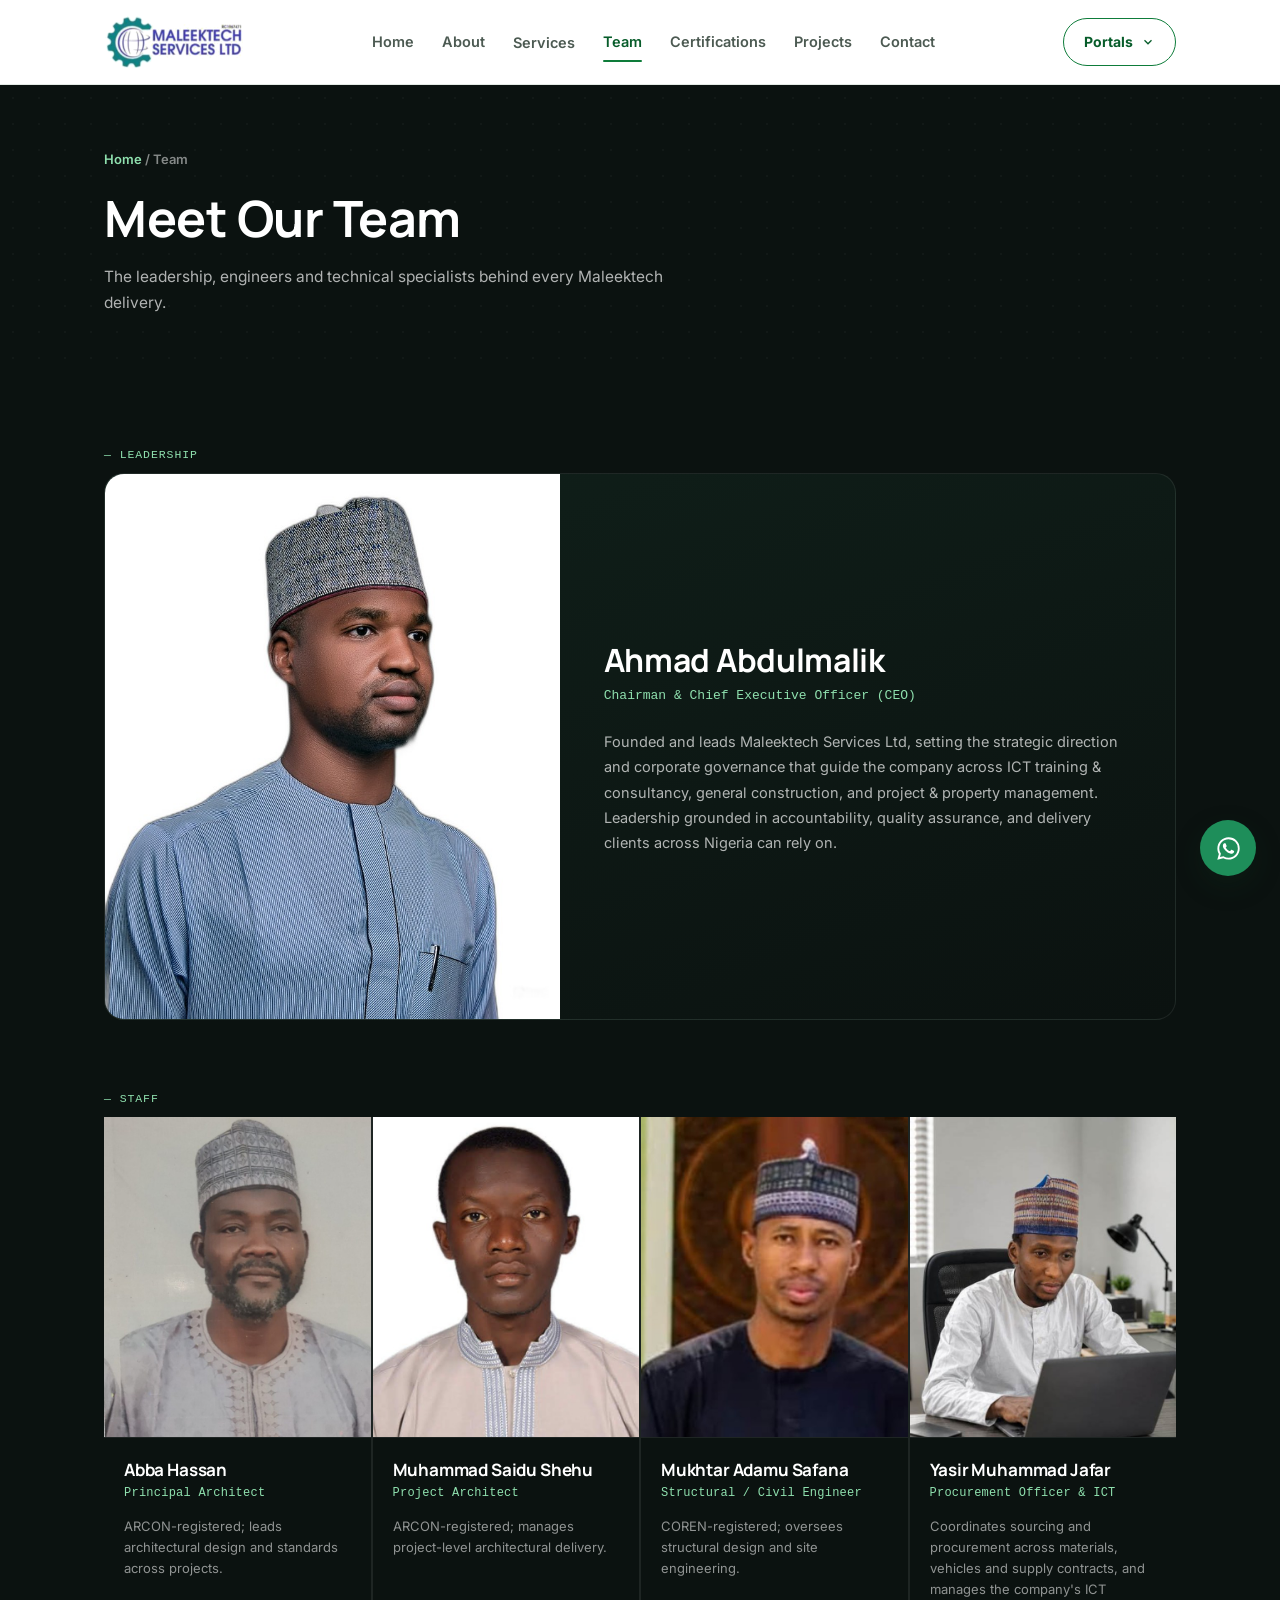
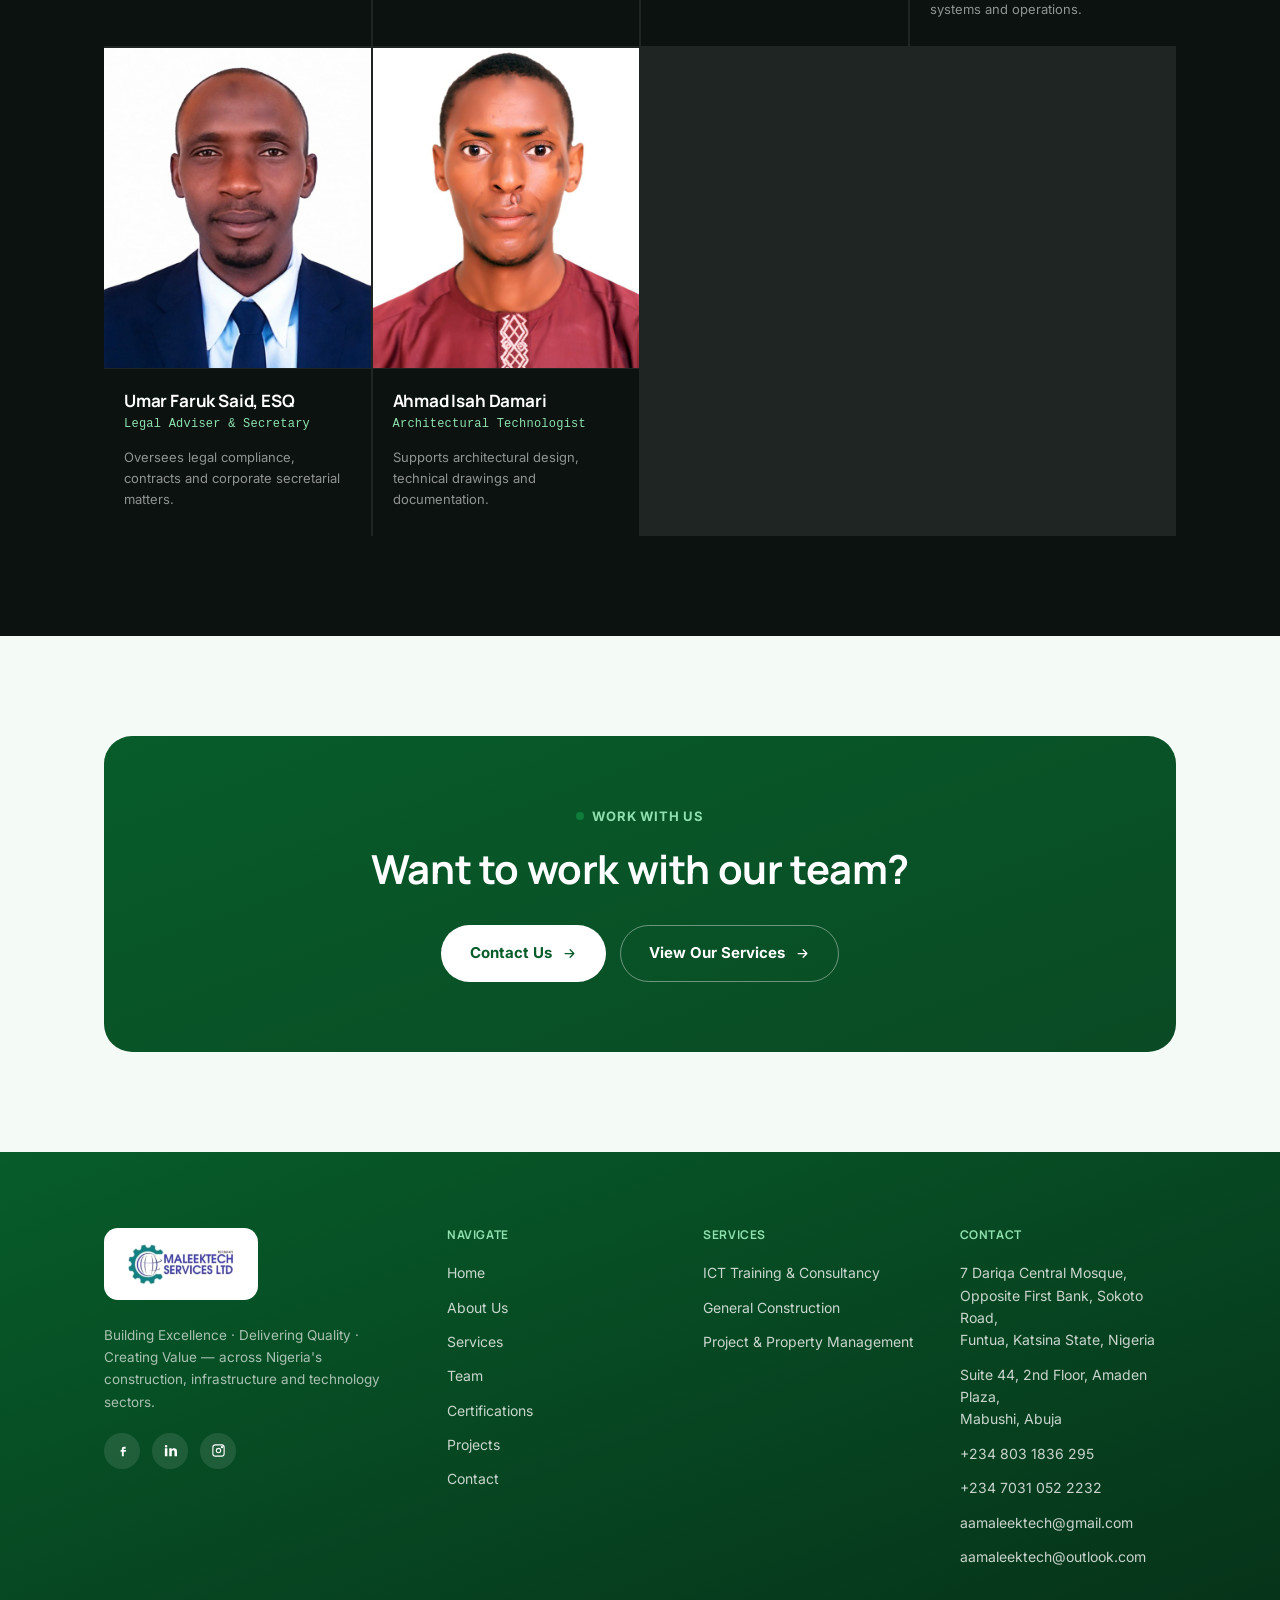
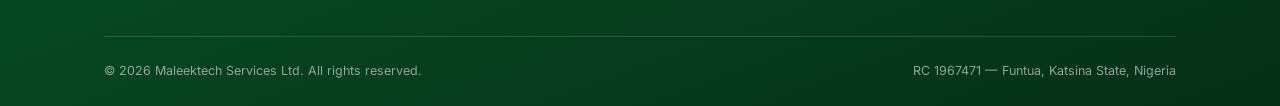
<file: team.html>
<!DOCTYPE html>
<html lang="en">
<head>
<meta charset="UTF-8">
<meta name="viewport" content="width=device-width, initial-scale=1.0">
<title>Our Team | Maleektech Services Ltd</title>
<meta name="description" content="Meet the leadership and team behind Maleektech Services Ltd — engineers, architects and technical specialists delivering construction, ICT and property management projects across Nigeria.">
<link rel="icon" type="image/png" href="assets/logo.png">
<link rel="stylesheet" href="css/style.css">
</head>
<body>
<header class="site-header">
  <nav class="nav">
    <a href="index.html" class="brand">
      <img src="assets/logo.png" alt="Maleektech Services Ltd">
    </a>
    <div class="nav-links">
      <a href="index.html">Home</a>
      <a href="about.html">About</a>
      <div class="has-drop">
        <a href="services.html">Services</a>
        <div class="dropdown">
          <a href="services.html#ict">ICT Training &amp; Consultancy</a>
          <a href="services.html#construction">General Construction</a>
          <a href="services.html#property">Project &amp; Property Mgmt</a>
        </div>
      </div>
      <a href="team.html" class="active">Team</a>
      <a href="certifications.html">Certifications</a>
      <a href="projects.html">Projects</a>
      <a href="contact.html">Contact</a>
    </div>
    <div class="nav-actions">
      <div class="has-drop portal-drop">
        <a href="#" class="erp-btn portal-trigger" onclick="return false;">
          <span class="long">Portals</span><span class="short">Login</span>
          <svg viewBox="0 0 24 24" fill="none" stroke="currentColor" stroke-width="2.2"><path d="M6 9l6 6 6-6"/></svg>
        </a>
        <div class="dropdown portal-dropdown">
          <a href="https://maleek-tech.web.app/" target="_blank" rel="noopener" class="portal-option">
            <div class="portal-icon"><svg viewBox="0 0 24 24" fill="none" stroke="currentColor" stroke-width="2" stroke-linecap="round" stroke-linejoin="round"><rect x="3" y="3" width="7" height="9" rx="1.5"/><rect x="14" y="3" width="7" height="5" rx="1.5"/><rect x="14" y="12" width="7" height="9" rx="1.5"/><rect x="3" y="16" width="7" height="5" rx="1.5"/></svg></div>
            <div class="portal-text">
              <div class="portal-title">ERP Login</div>
              <div class="portal-sub">Staff &amp; admin dashboard</div>
            </div>
            <div class="portal-go"><svg viewBox="0 0 24 24" fill="none" stroke="currentColor" stroke-width="2" stroke-linecap="round" stroke-linejoin="round"><path d="M18 13v6a2 2 0 01-2 2H5a2 2 0 01-2-2V8a2 2 0 012-2h6"/><path d="M15 3h6v6"/><path d="M10 14L21 3"/></svg></div>
          </a>
          <a href="https://maleektech-gadgets-store.vercel.app/" target="_blank" rel="noopener" class="portal-option">
            <div class="portal-icon"><svg viewBox="0 0 24 24" fill="none" stroke="currentColor" stroke-width="2" stroke-linecap="round" stroke-linejoin="round"><path d="M6 8h12l-1 12a2 2 0 01-2 2H9a2 2 0 01-2-2L6 8z"/><path d="M9 8V6a3 3 0 016 0v2"/></svg></div>
            <div class="portal-text">
              <div class="portal-title">Gadget Store</div>
              <div class="portal-sub">Shop mobile accessories online</div>
            </div>
            <div class="portal-go"><svg viewBox="0 0 24 24" fill="none" stroke="currentColor" stroke-width="2" stroke-linecap="round" stroke-linejoin="round"><path d="M18 13v6a2 2 0 01-2 2H5a2 2 0 01-2-2V8a2 2 0 012-2h6"/><path d="M15 3h6v6"/><path d="M10 14L21 3"/></svg></div>
          </a>
        </div>
      </div>
      <button class="nav-toggle" aria-label="Toggle menu" aria-expanded="false">
        <span></span><span></span><span></span>
      </button>
    </div>
  </nav>
  <div class="mobile-panel">
    <div class="container">
      <a href="index.html">Home</a>
      <a href="about.html">About</a>
      <a href="services.html">Services</a>
      <a href="services.html#ict" class="sub">— ICT Training &amp; Consultancy</a>
      <a href="services.html#construction" class="sub">— General Construction</a>
      <a href="services.html#property" class="sub">— Project &amp; Property Mgmt</a>
      <a href="team.html">Team</a>
      <a href="certifications.html">Certifications</a>
      <a href="projects.html">Projects</a>
      <a href="contact.html">Contact</a>
      <div class="mobile-portal-group">
        <span class="mobile-portal-label">Portals</span>
        <a href="https://maleek-tech.web.app/" target="_blank" rel="noopener" class="mobile-portal-link">
          <div class="portal-icon"><svg viewBox="0 0 24 24" fill="none" stroke="currentColor" stroke-width="2" stroke-linecap="round" stroke-linejoin="round"><rect x="3" y="3" width="7" height="9" rx="1.5"/><rect x="14" y="3" width="7" height="5" rx="1.5"/><rect x="14" y="12" width="7" height="9" rx="1.5"/><rect x="3" y="16" width="7" height="5" rx="1.5"/></svg></div>
          <div class="portal-text"><div class="portal-title">ERP Login</div><div class="portal-sub">Staff &amp; admin dashboard</div></div>
        </a>
        <a href="https://maleektech-gadgets-store.vercel.app/" target="_blank" rel="noopener" class="mobile-portal-link">
          <div class="portal-icon"><svg viewBox="0 0 24 24" fill="none" stroke="currentColor" stroke-width="2" stroke-linecap="round" stroke-linejoin="round"><path d="M6 8h12l-1 12a2 2 0 01-2 2H9a2 2 0 01-2-2L6 8z"/><path d="M9 8V6a3 3 0 016 0v2"/></svg></div>
          <div class="portal-text"><div class="portal-title">Gadget Store</div><div class="portal-sub">Shop mobile accessories online</div></div>
        </a>
      </div>
    </div>
  </div>
</header>

<!-- ================= TEAM HERO (distinct dark editorial theme) ================= -->
<section class="team-hero">
  <div class="container">
    <div class="breadcrumb"><a href="index.html">Home</a> / Team</div>
    <h1>Meet Our Team</h1>
    <p class="lead">The leadership, engineers and technical specialists behind every Maleektech delivery.</p>
  </div>
</section>

<section class="team-section">
  <div class="container">

    <!-- ---------- LEADERSHIP SPOTLIGHT ---------- -->
    <span class="team-tag">— Leadership</span>
    <div class="leader-spotlight reveal">
      <div class="leader-photo"><img src="assets/team/ahmad.jpg" alt="Ahmad Abdulmalik"></div>
      <div class="leader-body">
        <h2>Ahmad Abdulmalik</h2>
        <span class="role">Chairman &amp; Chief Executive Officer (CEO)</span>
        <p>Founded and leads Maleektech Services Ltd, setting the strategic direction and corporate governance that guide the company across ICT training &amp; consultancy, general construction, and project &amp; property management. Leadership grounded in accountability, quality assurance, and delivery clients across Nigeria can rely on.</p>
      </div>
    </div>

    <!-- ---------- STAFF GRID ---------- -->
    <span class="team-tag">— Staff</span>
    <div class="team-grid reveal">
      <div class="team-card">
        <div class="team-photo"><img src="assets/team/abba.jpg" alt="Abba Hassan"></div>
        <div class="team-card-body">
          <h3>Abba Hassan</h3>
          <div class="role">Principal Architect</div>
          <p class="bio">ARCON-registered; leads architectural design and standards across projects.</p>
        </div>
      </div>
      <div class="team-card">
        <div class="team-photo"><img src="assets/team/saidu.jpg" alt="Muhammad Saidu Shehu"></div>
        <div class="team-card-body">
          <h3>Muhammad Saidu Shehu</h3>
          <div class="role">Project Architect</div>
          <p class="bio">ARCON-registered; manages project-level architectural delivery.</p>
        </div>
      </div>
      <div class="team-card">
        <div class="team-photo"><img src="assets/team/mukhtar.jpg" alt="Mukhtar Adamu Safana"></div>
        <div class="team-card-body">
          <h3>Mukhtar Adamu Safana</h3>
          <div class="role">Structural / Civil Engineer</div>
          <p class="bio">COREN-registered; oversees structural design and site engineering.</p>
        </div>
      </div>
      <div class="team-card">
        <div class="team-photo"><img src="assets/team/yasir.jpg" alt="Yasir Muhammad Jafar"></div>
        <div class="team-card-body">
          <h3>Yasir Muhammad Jafar</h3>
          <div class="role">Procurement Officer &amp; ICT</div>
          <p class="bio">Coordinates sourcing and procurement across materials, vehicles and supply contracts, and manages the company's ICT systems and operations.</p>
        </div>
      </div>
      <div class="team-card">
        <div class="team-photo"><img src="assets/team/umar.jpg" alt="Umar Faruk Said, ESQ"></div>
        <div class="team-card-body">
          <h3>Umar Faruk Said, ESQ</h3>
          <div class="role">Legal Adviser &amp; Secretary</div>
          <p class="bio">Oversees legal compliance, contracts and corporate secretarial matters.</p>
        </div>
      </div>
      <div class="team-card">
        <div class="team-photo"><img src="assets/team/damari.jpg" alt="Ahmad Isah Damari"></div>
        <div class="team-card-body">
          <h3>Ahmad Isah Damari</h3>
          <div class="role">Architectural Technologist</div>
          <p class="bio">Supports architectural design, technical drawings and documentation.</p>
        </div>
      </div>
    </div>

  </div>
</section>

<!-- ================= CTA ================= -->
<section class="section-tint reveal">
  <div class="container">
    <div class="cta-banner">
      <div class="eyebrow" style="justify-content:center; color:#8FE0AE;">Work With Us</div>
      <h2 style="margin-top:18px;">Want to work with our team?</h2>
      <div class="btn-row">
        <a href="contact.html" class="btn btn-on-dark">Contact Us <svg viewBox="0 0 24 24" fill="none" stroke="currentColor" stroke-width="2" stroke-linecap="round" stroke-linejoin="round"><path d="M5 12h14M13 6l6 6-6 6"/></svg></a>
        <a href="services.html" class="btn btn-outline-on-dark">View Our Services <svg viewBox="0 0 24 24" fill="none" stroke="currentColor" stroke-width="2" stroke-linecap="round" stroke-linejoin="round"><path d="M5 12h14M13 6l6 6-6 6"/></svg></a>
      </div>
    </div>
  </div>
</section>

<footer>
  <div class="container">
    <div class="footer-grid">
      <div class="footer-brand">
        <div class="footer-logo-chip"><img src="assets/logo.png" alt="Maleektech Services Ltd"></div>
        <p>Building Excellence · Delivering Quality · Creating Value — across Nigeria's construction, infrastructure and technology sectors.</p>
        <div class="social-row">
          <a href="#" aria-label="Facebook"><svg viewBox="0 0 24 24" fill="currentColor"><path d="M14 9h3V6h-3c-1.66 0-3 1.34-3 3v2H9v3h2v7h3v-7h3l1-3h-4v-2c0-.55.45-1 1-1z"/></svg></a>
          <a href="#" aria-label="LinkedIn"><svg viewBox="0 0 24 24" fill="currentColor"><path d="M6.94 5a2 2 0 11-4 0 2 2 0 014 0zM3 8.5h4V21H3zM10 8.5h3.8v1.7h.05c.53-1 1.83-2 3.77-2 4.03 0 4.78 2.65 4.78 6.1V21h-4v-6.03c0-1.44-.03-3.3-2.02-3.3-2.02 0-2.33 1.58-2.33 3.2V21h-4z"/></svg></a>
          <a href="#" aria-label="Instagram"><svg viewBox="0 0 24 24" fill="none" stroke="currentColor" stroke-width="1.8"><rect x="3" y="3" width="18" height="18" rx="4"/><circle cx="12" cy="12" r="3.5"/><circle cx="17.5" cy="6.5" r="1"/></svg></a>
        </div>
      </div>
      <div>
        <h4>Navigate</h4>
        <ul>
          <li><a href="index.html">Home</a></li>
          <li><a href="about.html">About Us</a></li>
          <li><a href="services.html">Services</a></li>
          <li><a href="team.html">Team</a></li>
          <li><a href="certifications.html">Certifications</a></li>
          <li><a href="projects.html">Projects</a></li>
          <li><a href="contact.html">Contact</a></li>
        </ul>
      </div>
      <div>
        <h4>Services</h4>
        <ul>
          <li><a href="services.html#ict">ICT Training &amp; Consultancy</a></li>
          <li><a href="services.html#construction">General Construction</a></li>
          <li><a href="services.html#property">Project &amp; Property Management</a></li>
        </ul>
      </div>
      <div>
        <h4>Contact</h4>
        <ul>
          <li>7 Dariqa Central Mosque,<br>Opposite First Bank, Sokoto Road,<br>Funtua, Katsina State, Nigeria</li>
          <li>Suite 44, 2nd Floor, Amaden Plaza,<br>Mabushi, Abuja</li>
          <li><a href="tel:+2348031836295">+234 803 1836 295</a></li>
          <li><a href="tel:+2347031052232">+234 7031 052 2232</a></li>
          <li><a href="mailto:aamaleektech@gmail.com">aamaleektech@gmail.com</a></li>
          <li><a href="mailto:aamaleektech@outlook.com">aamaleektech@outlook.com</a></li>
        </ul>
      </div>
    </div>
    <div class="footer-bottom">
      <span>© 2026 Maleektech Services Ltd. All rights reserved.</span>
      <span>RC 1967471 — Funtua, Katsina State, Nigeria</span>
    </div>
  </div>
</footer>

<a class="wa-float" href="https://wa.me/2348031836295" target="_blank" rel="noopener" aria-label="Chat on WhatsApp">
  <svg viewBox="0 0 24 24"><path d="M12.04 2C6.58 2 2.13 6.45 2.13 11.91c0 1.75.46 3.45 1.32 4.95L2.05 22l5.29-1.39a9.9 9.9 0 004.7 1.2h.01c5.46 0 9.9-4.45 9.9-9.91 0-2.65-1.03-5.14-2.9-7.01A9.82 9.82 0 0012.04 2zm0 18.14h-.01a8.2 8.2 0 01-4.18-1.14l-.3-.18-3.14.82.84-3.06-.2-.32a8.2 8.2 0 01-1.26-4.35c0-4.54 3.7-8.24 8.26-8.24a8.2 8.2 0 015.84 2.42 8.2 8.2 0 012.42 5.83c0 4.55-3.7 8.24-8.27 8.24zm4.52-6.17c-.25-.12-1.47-.72-1.7-.81-.23-.08-.4-.12-.56.12-.17.25-.64.81-.79.97-.14.17-.29.19-.54.06-.25-.12-1.04-.38-1.99-1.22-.73-.65-1.23-1.46-1.37-1.71-.14-.25-.02-.38.11-.5.11-.11.25-.29.37-.43.12-.14.16-.25.25-.41.08-.17.04-.31-.02-.43-.06-.12-.56-1.34-.76-1.84-.2-.48-.41-.42-.56-.43h-.48c-.17 0-.43.06-.66.31-.23.25-.86.84-.86 2.05s.88 2.38 1 2.54c.12.17 1.73 2.64 4.2 3.7.59.25 1.05.4 1.4.52.59.19 1.13.16 1.55.1.47-.07 1.47-.6 1.68-1.18.21-.58.21-1.08.14-1.18-.06-.11-.23-.17-.48-.29z"/></svg>
</a>
<script src="js/script.js"></script>

</body>
</html>
</file>
<file: css/style.css>
/* ============================================================
   MALEEKTECH SERVICES LTD — DESIGN SYSTEM v2
   Clean corporate theme built on the brand's own logo/document
   colors: deep green + light green tint, white base.
   ============================================================ */

@import url('https://fonts.googleapis.com/css2?family=Manrope:wght@500;600;700;800&family=Inter:wght@400;500;600;700&display=swap');

:root{
  /* --- brand colors (sampled from the official company profile) --- */
  --green:        #0E7C3A;   /* primary brand green (buttons, links, icons) */
  --green-deep:   #075C2A;   /* deep green (headers, footer, gradients) */
  --green-light:  #E7F4EA;   /* light green tint — section backgrounds */
  --green-lighter:#F4FAF6;   /* near-white green tint */
  --green-mid:    #2FA05C;   /* mid accent for gradients/hover */

  --ink:      #16241C;       /* headings */
  --body:     #4C5A52;       /* body text, slight green-gray undertone */
  --muted:    #7C8B82;
  --border:   #E3EAE5;
  --white:    #FFFFFF;

  --font-display: 'Manrope', sans-serif;
  --font-body:    'Inter', sans-serif;

  --max: 1200px;
  --edge: clamp(20px, 5vw, 64px);
  --radius: 14px;
  --radius-sm: 8px;
  --shadow: 0 4px 20px rgba(16,50,30,0.06);
  --shadow-lg: 0 20px 50px rgba(16,50,30,0.12);
}

*,*::before,*::after{ box-sizing:border-box; }
html{ scroll-behavior:smooth; }
@media (prefers-reduced-motion: reduce){
  html{ scroll-behavior:auto; }
  *,*::before,*::after{ animation-duration:0.001ms !important; animation-iteration-count:1 !important; transition-duration:0.001ms !important; }
}

body{
  margin:0;
  background:var(--white);
  color:var(--body);
  font-family:var(--font-body);
  font-size:16px;
  line-height:1.65;
  -webkit-font-smoothing:antialiased;
}

img{ max-width:100%; display:block; }
a{ color:inherit; text-decoration:none; }
ul{ margin:0; padding:0; list-style:none; }
h1,h2,h3,h4{ font-family:var(--font-display); font-weight:700; line-height:1.2; margin:0; color:var(--ink); letter-spacing:-0.01em; }
p{ margin:0; }

:focus-visible{ outline:2px solid var(--green); outline-offset:3px; }

.container{ max-width:var(--max); margin:0 auto; padding:0 var(--edge); }

.eyebrow{
  font-family:var(--font-body);
  font-size:13px;
  font-weight:700;
  letter-spacing:0.06em;
  text-transform:uppercase;
  color:var(--green);
  display:flex; align-items:center; gap:8px;
}
.eyebrow::before{
  content:''; width:8px; height:8px; border-radius:50%; background:var(--green); display:inline-block;
}

/* ============================================================
   HEADER / NAV
   ============================================================ */
.site-header{
  position:sticky; top:0; z-index:100;
  background:rgba(255,255,255,0.96);
  backdrop-filter:blur(8px);
  border-bottom:1px solid var(--border);
}
.nav{
  display:flex; align-items:center; justify-content:space-between;
  padding:14px var(--edge);
  max-width:var(--max); margin:0 auto;
  gap:20px;
}
.brand{ display:flex; align-items:center; gap:10px; flex-shrink:0; }
.brand img{ height:56px; width:auto; }
@media (max-width:640px){ .brand img{ height:46px; } }

.nav-links{ display:flex; align-items:center; gap:28px; }
.nav-links a{
  font-size:14.5px; font-weight:600; color:var(--body);
  position:relative; padding:6px 0;
  transition:color .2s ease;
}
.nav-links a:hover, .nav-links a.active{ color:var(--green-deep); }
.nav-links a.active::after{
  content:''; position:absolute; left:0; right:0; bottom:-2px; height:2px; background:var(--green); border-radius:2px;
}
.has-drop{ position:relative; }
.dropdown{
  position:absolute; top:calc(100% + 16px); left:50%; transform:translateX(-50%);
  background:var(--white); border:1px solid var(--border); border-radius:var(--radius-sm);
  min-width:250px; padding:8px; opacity:0; visibility:hidden;
  transition:opacity .18s ease, visibility .18s ease, top .18s ease;
  box-shadow:var(--shadow-lg);
}
.has-drop:hover .dropdown, .has-drop:focus-within .dropdown{
  opacity:1; visibility:visible; top:calc(100% + 10px);
}
.dropdown a{
  display:block; padding:11px 14px; font-size:14px; color:var(--ink); font-weight:500;
  border-radius:6px;
}
.dropdown a:hover{ background:var(--green-light); color:var(--green-deep); }

.nav-actions{ display:flex; align-items:center; gap:12px; }
.erp-btn{
  font-family:var(--font-body); font-size:14px; font-weight:700;
  background:var(--white); color:var(--green-deep);
  padding:11px 20px; border:1.5px solid var(--green); border-radius:999px;
  display:inline-flex; align-items:center; gap:8px;
  transition:background .2s ease, color .2s ease, transform .15s ease;
  white-space:nowrap;
}
.erp-btn:hover{ background:var(--green); color:var(--white); transform:translateY(-1px); }
.erp-btn svg{ width:14px; height:14px; }
.erp-btn .short{ display:none; }

/* ---------- Portals dropdown (ERP + Gadget Store) ---------- */
.portal-drop{ position:relative; }
.portal-trigger svg{ transition:transform .2s ease; }
.portal-drop:hover .portal-trigger svg, .portal-drop:focus-within .portal-trigger svg{ transform:rotate(180deg); }

.portal-dropdown{
  min-width:320px; right:0; left:auto; transform:none; padding:10px;
}
.has-drop:hover .portal-dropdown, .has-drop:focus-within .portal-dropdown{ top:calc(100% + 10px); }

.portal-option{
  display:flex; align-items:center; padding:13px 12px; border-radius:10px;
  transition:background .15s ease;
}
.portal-option:hover{ background:var(--green-light); }
.portal-option:last-child{ margin-top:2px; }
.portal-icon{
  width:42px; height:42px; border-radius:11px; background:var(--green-light);
  display:flex; align-items:center; justify-content:center; flex-shrink:0;
  margin-right:14px;
}
.portal-option:hover .portal-icon{ background:var(--white); }
.portal-icon svg{ width:20px; height:20px; color:var(--green-deep); }
.portal-text{ flex:1; min-width:0; }
.portal-title{ font-size:14.5px; font-weight:700; color:var(--ink); }
.portal-sub{ font-size:12px; color:var(--muted); margin-top:2px; }
.portal-go{ flex-shrink:0; color:var(--muted); margin-left:10px; }
.portal-go svg{ width:14px; height:14px; }
.portal-option:hover .portal-go{ color:var(--green-deep); }

.mobile-portal-group{ display:none; }

.nav-toggle{ display:none; background:none; border:none; cursor:pointer; padding:6px; }
.nav-toggle span{ display:block; width:22px; height:2px; background:var(--ink); margin:5px 0; transition:transform .2s ease, opacity .2s ease; border-radius:2px; }

.mobile-panel{ display:none; }

@media (max-width: 980px){
  .nav-links{ display:none; }
  .portal-drop{ display:none; }
  .nav-toggle{ display:block; }
  .mobile-panel{
    display:block; max-height:0; overflow:hidden; background:var(--white);
    border-top:1px solid var(--border); transition:max-height .3s ease;
  }
  .mobile-panel.open{ max-height:760px; overflow-y:auto; }
  .mobile-portal-group{
    display:block; margin-top:14px; padding-top:16px; border-top:1px solid var(--border);
  }
  .mobile-portal-label{
    display:block; font-size:11px; font-weight:700; text-transform:uppercase; letter-spacing:0.06em;
    color:var(--muted); margin-bottom:10px;
  }
  .mobile-portal-link{
    display:flex; align-items:center; padding:12px 10px; border-radius:10px;
    background:var(--green-lighter); margin-bottom:8px;
  }
  .mobile-portal-link:last-child{ margin-bottom:0; }
  .mobile-portal-link .portal-icon{ background:var(--white); }
  .mobile-panel .container{ padding:18px var(--edge) 26px; display:flex; flex-direction:column; gap:2px; }
  .mobile-panel a{ padding:13px 0; font-size:15.5px; font-weight:600; border-bottom:1px solid var(--border); color:var(--body); }
  .mobile-panel .sub{ padding-left:14px; font-size:14px; font-weight:500; color:var(--muted); }
}

/* ============================================================
   BUTTONS
   ============================================================ */
.btn{
  display:inline-flex; align-items:center; gap:10px;
  font-family:var(--font-body); font-size:15px; font-weight:700;
  padding:15px 28px; border-radius:999px; border:1.5px solid transparent; cursor:pointer;
  transition:all .2s ease;
}
.btn-primary{ background:var(--green); color:var(--white); box-shadow:0 8px 20px rgba(14,124,58,0.28); }
.btn-primary:hover{ background:var(--green-deep); transform:translateY(-2px); box-shadow:0 12px 24px rgba(14,124,58,0.34); }
.btn-outline{ background:var(--white); color:var(--green-deep); border-color:var(--border); }
.btn-outline:hover{ border-color:var(--green); background:var(--green-light); }
.btn-on-dark{ background:var(--white); color:var(--green-deep); }
.btn-on-dark:hover{ background:var(--green-lighter); transform:translateY(-2px); }
.btn-outline-on-dark{ background:transparent; border-color:rgba(255,255,255,0.4); color:var(--white); }
.btn-outline-on-dark:hover{ background:rgba(255,255,255,0.12); border-color:var(--white); }
.btn svg{ width:15px; height:15px; transition:transform .2s ease; }
.btn:hover svg{ transform:translateX(3px); }

/* ============================================================
   HERO
   ============================================================ */
.hero{
  position:relative; overflow:hidden;
  background:linear-gradient(180deg, var(--green-lighter) 0%, var(--white) 55%);
}
.hero-blob{
  position:absolute; top:-180px; right:-180px; width:640px; height:640px; border-radius:50%;
  background:radial-gradient(circle at 35% 35%, rgba(14,124,58,0.14), rgba(14,124,58,0) 68%);
  pointer-events:none;
}
.hero-blob-2{
  position:absolute; bottom:-220px; left:-160px; width:520px; height:520px; border-radius:50%;
  background:radial-gradient(circle at 60% 40%, rgba(47,160,92,0.10), rgba(47,160,92,0) 70%);
  pointer-events:none;
}
.hero-inner{
  position:relative; max-width:var(--max); margin:0 auto; padding:80px var(--edge) 60px;
  display:grid; grid-template-columns:1.1fr 0.9fr; gap:50px; align-items:center;
}
@media (max-width:960px){ .hero-inner{ grid-template-columns:1fr; padding-top:50px; } }

.hero-content h1{
  font-size:clamp(36px, 5.4vw, 60px);
  margin-top:20px;
}
.hero-content h1 em{ font-style:normal; color:var(--green); }
.hero-lead{
  margin-top:22px; font-size:17px; color:var(--body); max-width:520px;
}
.hero-actions{ display:flex; gap:14px; margin-top:34px; flex-wrap:wrap; }

.hero-stats{ display:flex; flex-wrap:wrap; margin:48px -18px 0; }
.hero-stats div{ margin:0 18px; }
.hero-stats div strong{ display:block; font-family:var(--font-display); font-size:28px; color:var(--ink); }
.hero-stats div span{ font-size:13px; color:var(--muted); font-weight:500; }

.hero-visual{
  position:relative; border-radius:24px;
  background:linear-gradient(160deg, var(--green-deep), var(--green-mid));
  min-height:420px; box-shadow:var(--shadow-lg);
  display:flex; flex-direction:column;
  padding:32px; gap:28px;
}
.hero-visual .badge-row{ display:flex; justify-content:flex-end; }
.hero-visual .badge{
  background:rgba(255,255,255,0.16); backdrop-filter:blur(6px);
  color:var(--white); font-size:12.5px; font-weight:700; padding:8px 14px; border-radius:999px;
  border:1px solid rgba(255,255,255,0.25);
}
.hero-visual .visual-cards{ display:flex; flex-direction:column; flex:1; justify-content:center; }
.hero-visual .vcard{
  background:#FFFFFF; border-radius:14px; padding:16px 18px;
  display:flex; align-items:center;
  margin-bottom:12px;
}
.hero-visual .vcard:last-child{ margin-bottom:0; }
.hero-visual .vcard .icon{ width:38px; height:38px; border-radius:10px; background:var(--green-light); display:flex; align-items:center; justify-content:center; flex-shrink:0; margin-right:14px; }
.hero-visual .vcard .icon svg{ width:19px; height:19px; color:var(--green-deep); }
.hero-visual .vcard h4{ font-size:14px; margin-bottom:2px; }
.hero-visual .vcard p{ font-size:12px; color:var(--muted); }

/* ============================================================
   SECTIONS
   ============================================================ */
section{ padding:100px 0; }
.section-white{ background:var(--white); }
.section-tint{ background:var(--green-lighter); }
.section-dark{ background:linear-gradient(160deg, var(--green-deep), #0a4a24); color:var(--white); }
.section-dark h2{ color:var(--white); }
.section-dark .desc{ color:rgba(255,255,255,0.72); }
.section-dark .eyebrow{ color:#8FE0AE; }
.section-dark .eyebrow::before{ background:#8FE0AE; }

.section-head{ display:flex; justify-content:space-between; align-items:flex-end; gap:30px; margin-bottom:56px; flex-wrap:wrap; }
.section-head h2{ font-size:clamp(28px, 4vw, 40px); max-width:620px; }
.section-head .desc{ max-width:360px; font-size:15px; color:var(--muted); }

/* trust strip */
.trust-grid{ display:grid; grid-template-columns:repeat(3,1fr); gap:24px; }
.trust-item{
  background:var(--white); border:1px solid var(--border); border-radius:var(--radius);
  padding:32px 28px; box-shadow:var(--shadow);
}
.trust-item .ic{ width:52px; height:52px; border-radius:14px; background:var(--green-light); display:flex; align-items:center; justify-content:center; margin-bottom:20px; }
.trust-item .ic svg{ width:24px; height:24px; color:var(--green-deep); }
.trust-item h3{ font-size:18px; margin-bottom:10px; }
.trust-item p{ font-size:14px; color:var(--muted); }
@media (max-width: 760px){ .trust-grid{ grid-template-columns:1fr; } }

/* service cards */
.card-grid{ display:grid; grid-template-columns:repeat(3,1fr); gap:24px; }
.service-card{
  background:var(--white); border:1px solid var(--border); border-radius:var(--radius);
  padding:32px 28px; transition:transform .25s ease, box-shadow .25s ease, border-color .25s ease;
}
.service-card:hover{ transform:translateY(-6px); box-shadow:var(--shadow-lg); border-color:transparent; }
.service-card .ic{ width:52px; height:52px; border-radius:14px; background:var(--green-light); display:flex; align-items:center; justify-content:center; margin-bottom:22px; }
.service-card .ic svg{ width:24px; height:24px; color:var(--green-deep); }
.service-card h3{ font-size:19px; margin-bottom:12px; }
.service-card p{ font-size:14px; color:var(--muted); margin-bottom:20px; }
.service-card .card-link{ font-size:14px; font-weight:700; color:var(--green-deep); display:inline-flex; align-items:center; gap:6px; }
.service-card .card-link svg{ width:13px; height:13px; transition:transform .2s ease; }
.service-card:hover .card-link svg{ transform:translateX(3px); }
.service-card.dark{ background:linear-gradient(160deg, var(--green-deep), #0a4a24); border-color:transparent; }
.service-card.dark h3, .service-card.dark p{ color:var(--white); }
.service-card.dark p{ color:rgba(255,255,255,0.75); }
.service-card.dark .card-link{ color:#8FE0AE; }
@media (max-width: 900px){ .card-grid{ grid-template-columns:1fr; } }

/* why us checklist */
.why-grid{ display:grid; grid-template-columns:1fr 1fr; gap:14px 40px; }
.why-item{ display:flex; gap:16px; padding:18px 0; }
.why-item .check{
  width:30px; height:30px; border-radius:50%; background:rgba(255,255,255,0.14);
  display:flex; align-items:center; justify-content:center; flex-shrink:0; margin-top:2px;
  border:1px solid rgba(255,255,255,0.25);
}
.why-item .check svg{ width:14px; height:14px; color:#8FE0AE; }
.why-item h4{ font-size:16px; margin-bottom:6px; color:var(--white); }
.why-item p{ font-size:13.5px; color:rgba(255,255,255,0.68); }
@media (max-width: 760px){ .why-grid{ grid-template-columns:1fr; gap:4px; } }

/* testimonial */
.quote-card{
  background:var(--green-light); border-radius:24px; padding:56px; max-width:820px; margin:0 auto;
  position:relative;
}
.quote-mark{ font-family:var(--font-display); font-size:80px; color:var(--green); opacity:0.35; line-height:1; margin-bottom:10px; }
.quote-card blockquote{ font-family:var(--font-display); font-size:clamp(19px,2.4vw,25px); line-height:1.5; font-weight:600; color:var(--ink); }
.quote-card cite{ display:block; margin-top:26px; font-size:14px; font-style:normal; color:var(--green-deep); font-weight:700; }
@media (max-width:640px){ .quote-card{ padding:36px 28px; } }

/* CTA banner */
.cta-banner{
  border-radius:28px; padding:70px var(--edge); text-align:center;
  background:linear-gradient(160deg, var(--green-deep), #0a4a24);
  color:var(--white);
}
.cta-banner h2{ font-size:clamp(26px,4vw,40px); margin-bottom:16px; color:var(--white); }
.cta-banner p{ color:rgba(255,255,255,0.78); }
.cta-banner .btn-row{ display:flex; justify-content:center; gap:14px; margin-top:32px; flex-wrap:wrap; }

/* ============================================================
   PAGE HEADER (interior pages)
   ============================================================ */
.page-hero{ padding:56px 0 64px; background:linear-gradient(180deg, var(--green-lighter), var(--white)); position:relative; }
.page-hero h1{ font-size:clamp(32px,5vw,50px); margin-top:18px; }
.page-hero .lead{ margin-top:16px; max-width:600px; color:var(--body); font-size:15.5px; }
.breadcrumb{ font-size:13px; font-weight:600; color:var(--muted); }
.breadcrumb a{ color:var(--green-deep); }

/* ============================================================
   ABOUT PAGE
   ============================================================ */
.split{ display:grid; grid-template-columns:1fr 1fr; gap:60px; align-items:start; }
@media (max-width:840px){ .split{ grid-template-columns:1fr; } }

.value-grid{ display:grid; grid-template-columns:repeat(3,1fr); gap:22px; }
.value-card{ background:var(--white); border:1px solid var(--border); border-radius:var(--radius); padding:30px 26px; box-shadow:var(--shadow); }
.value-card .ic{ width:46px; height:46px; border-radius:12px; background:var(--green-light); display:flex; align-items:center; justify-content:center; margin-bottom:18px; }
.value-card .ic svg{ width:21px; height:21px; color:var(--green-deep); }
.value-card h3{ font-size:16.5px; margin-bottom:10px; }
.value-card p{ font-size:13.5px; color:var(--muted); }
@media (max-width:760px){ .value-grid{ grid-template-columns:1fr; } }

.vm-grid{ display:grid; grid-template-columns:1fr 1fr; gap:24px; }
.vm-card{ background:var(--green-light); border-radius:20px; padding:44px 38px; }
.vm-card .ic{ width:52px; height:52px; border-radius:14px; background:var(--white); display:flex; align-items:center; justify-content:center; margin-bottom:20px; box-shadow:var(--shadow); }
.vm-card .ic svg{ width:24px; height:24px; color:var(--green-deep); }
.vm-card h3{ font-size:22px; margin-bottom:14px; }
.vm-card p{ font-size:15px; color:var(--body); }
@media (max-width:760px){ .vm-grid{ grid-template-columns:1fr; } }

.rc-banner{
  display:flex; align-items:center; justify-content:space-between; gap:20px; flex-wrap:wrap;
  background:linear-gradient(160deg, var(--green-deep), #0a4a24); color:var(--white);
  padding:36px 44px; border-radius:20px; margin-bottom:60px;
}
.rc-banner .rc-num{ font-family:var(--font-display); font-size:clamp(24px,3vw,32px); font-weight:800; }
.rc-banner .rc-label{ font-size:12px; font-weight:700; letter-spacing:0.06em; text-transform:uppercase; opacity:0.72; margin-bottom:8px; }

/* ============================================================
   SERVICES PAGE — sheet tabs (kept, restyled)
   ============================================================ */
.sheet-nav{
  display:flex; flex-wrap:wrap; gap:8px;
  position:sticky; top:85px; background:var(--white); z-index:40;
  padding:16px var(--edge); border-bottom:1px solid var(--border);
}
.sheet-nav button{
  font-family:var(--font-body); font-size:14px; font-weight:600;
  padding:12px 20px; background:var(--green-lighter); border:1px solid transparent; border-radius:999px; cursor:pointer;
  color:var(--body);
  transition:all .2s ease;
  white-space:nowrap;
}
.sheet-nav button:hover{ background:var(--green-light); }
.sheet-nav button.active{ background:var(--green); color:var(--white); }

.sheet-panel{ display:none; padding:60px 0; }
.sheet-panel.active{ display:block; animation:panel-in .4s ease; }
@keyframes panel-in{ from{ opacity:0; transform:translateY(8px);} to{ opacity:1; transform:translateY(0);} }

.sheet-head{ display:flex; justify-content:space-between; align-items:flex-start; gap:30px; margin-bottom:48px; flex-wrap:wrap; }
.sheet-head .ic{ width:56px; height:56px; border-radius:16px; background:var(--green-light); display:flex; align-items:center; justify-content:center; margin-bottom:20px; }
.sheet-head .ic svg{ width:26px; height:26px; color:var(--green-deep); }
.sheet-head h2{ font-size:clamp(26px,3.4vw,36px); max-width:600px; }
.sheet-head p{ margin-top:14px; color:var(--muted); font-size:15px; max-width:640px; }

.spec-grid{ display:grid; grid-template-columns:1fr 1fr; gap:20px; }
.spec-block{ background:var(--green-lighter); border-radius:var(--radius); padding:30px 28px; }
.spec-block h3{ font-size:15px; text-transform:uppercase; letter-spacing:0.04em; margin-bottom:18px; color:var(--green-deep); font-weight:800; }
.spec-block ul li{ font-size:14.5px; padding:10px 0 10px 24px; position:relative; color:var(--body); border-top:1px solid var(--border); }
.spec-block ul li:first-child{ border-top:none; }
.spec-block ul li::before{ content:''; position:absolute; left:0; top:17px; width:8px; height:8px; border-radius:50%; background:var(--green); }
@media (max-width:760px){ .spec-grid{ grid-template-columns:1fr; } }

.tag-cloud{ display:flex; flex-wrap:wrap; gap:10px; }
.tag-cloud span{ font-size:13.5px; font-weight:600; border-radius:999px; background:var(--green-light); padding:10px 16px; color:var(--green-deep); }

/* ============================================================
   PROJECTS PAGE
   ============================================================ */
.filter-row{ display:flex; gap:10px; flex-wrap:wrap; margin-bottom:44px; }
.filter-row button{
  font-size:14px; font-weight:600; padding:11px 20px; border-radius:999px;
  border:1px solid var(--border); background:var(--white); cursor:pointer; color:var(--body);
  transition:all .2s ease;
}
.filter-row button.active, .filter-row button:hover{ background:var(--green); color:var(--white); border-color:var(--green); }

.project-grid{ display:grid; grid-template-columns:repeat(3,1fr); gap:26px; }
@media (max-width:900px){ .project-grid{ grid-template-columns:1fr 1fr; } }
@media (max-width:620px){ .project-grid{ grid-template-columns:1fr; } }
.project-card{ border:1px solid var(--border); background:var(--white); border-radius:var(--radius); overflow:hidden; box-shadow:var(--shadow); transition:transform .25s ease, box-shadow .25s ease; }
.project-card:hover{ transform:translateY(-6px); box-shadow:var(--shadow-lg); }
.project-thumb{
  aspect-ratio:4/3; position:relative; overflow:hidden;
  background:linear-gradient(160deg, var(--green-deep), var(--green-mid));
  display:flex; align-items:center; justify-content:center;
}
.project-thumb svg{ width:40px; height:40px; color:rgba(255,255,255,0.85); }
.project-body{ padding:24px; }
.project-body .cat{ font-size:12px; font-weight:700; color:var(--green-deep); text-transform:uppercase; letter-spacing:0.04em; }
.project-body h3{ font-size:17px; margin:10px 0 8px; }
.project-body p{ font-size:13.5px; color:var(--muted); }
.project-body .loc{ margin-top:16px; font-size:12.5px; color:var(--muted); display:flex; align-items:center; gap:6px; }
.project-body .loc svg{ width:13px; height:13px; }

.placeholder-note{
  border:1.5px dashed var(--border); border-radius:var(--radius); padding:28px; text-align:center; margin-top:50px;
  font-size:14px; color:var(--muted); background:var(--green-lighter);
}
.placeholder-note strong{ color:var(--ink); }

/* ============================================================
   CERTIFICATIONS PAGE
   ============================================================ */
.cert-grid{ display:grid; grid-template-columns:repeat(4,1fr); gap:20px; }
@media (max-width:900px){ .cert-grid{ grid-template-columns:repeat(2,1fr); } }
@media (max-width:560px){ .cert-grid{ grid-template-columns:1fr; } }
.cert-card{ border:1px solid var(--border); background:var(--white); border-radius:var(--radius); padding:28px 22px; text-align:center; box-shadow:var(--shadow); transition:transform .2s ease; }
.cert-card:hover{ transform:translateY(-4px); }
.cert-icon{ width:48px; height:48px; margin:0 auto 18px; border-radius:12px; background:var(--green-light); display:flex; align-items:center; justify-content:center; }
.cert-icon svg{ width:22px; height:22px; color:var(--green-deep); }
.cert-card h4{ font-size:14.5px; margin-bottom:8px; }
.cert-card p{ font-size:12.5px; color:var(--muted); }
.cert-card .status{ margin-top:16px; display:inline-block; font-size:11px; font-weight:700; padding:5px 12px; border-radius:999px; background:var(--green-light); color:var(--green-deep); }

/* ============================================================
   CONTACT PAGE
   ============================================================ */
.contact-grid{ display:grid; grid-template-columns:1fr 1fr; gap:60px; }
@media (max-width:900px){ .contact-grid{ grid-template-columns:1fr; } }
.info-list{ display:flex; flex-direction:column; gap:16px; }
.info-row{ display:flex; gap:16px; padding:20px; background:var(--green-lighter); border-radius:var(--radius-sm); }
.info-row .ic{ width:42px; height:42px; border-radius:10px; background:var(--white); display:flex; align-items:center; justify-content:center; flex-shrink:0; box-shadow:var(--shadow); }
.info-row .ic svg{ width:19px; height:19px; color:var(--green-deep); }
.info-row .label{ font-size:12px; font-weight:700; text-transform:uppercase; letter-spacing:0.04em; color:var(--muted); margin-bottom:6px; }
.info-row .val{ font-size:15px; font-weight:600; color:var(--ink); }
.info-row .val a:hover{ color:var(--green-deep); }

.form-field{ margin-bottom:20px; }
.form-field label{ display:block; font-size:13px; font-weight:700; margin-bottom:8px; color:var(--ink); }
.form-field input, .form-field select, .form-field textarea{
  width:100%; border:1.5px solid var(--border); border-radius:var(--radius-sm); background:var(--white); padding:14px 16px;
  font-family:var(--font-body); font-size:14.5px; color:var(--ink);
}
.form-field textarea{ resize:vertical; min-height:110px; }
.form-field input:focus, .form-field select:focus, .form-field textarea:focus{ outline:none; border-color:var(--green); box-shadow:0 0 0 4px rgba(14,124,58,0.10); }
.map-frame{ border:1px solid var(--border); border-radius:var(--radius); width:100%; height:260px; margin-top:8px; }

/* ============================================================
   FOOTER
   ============================================================ */
footer{ background:linear-gradient(160deg, var(--green-deep), #062f18); color:var(--white); padding:76px 0 0; }
.footer-logo-chip{ background:var(--white); display:inline-flex; padding:14px 22px; border-radius:14px; margin-bottom:20px; }
.footer-logo-chip img{ height:44px; width:auto; }
.footer-grid{ display:grid; grid-template-columns:1.4fr 1fr 1fr 1fr; gap:40px; padding-bottom:56px; border-bottom:1px solid rgba(255,255,255,0.14); }
@media (max-width:820px){ .footer-grid{ grid-template-columns:1fr 1fr; } }
@media (max-width:520px){ .footer-grid{ grid-template-columns:1fr; } }
.footer-grid h4{ font-size:12px; font-weight:700; text-transform:uppercase; letter-spacing:0.05em; color:#8FE0AE; margin-bottom:20px; }
.footer-grid li{ margin-bottom:12px; font-size:14px; color:rgba(255,255,255,0.78); line-height:1.6; }
.footer-grid a:hover{ color:var(--white); }
.footer-brand p{ font-size:13.5px; color:rgba(255,255,255,0.65); margin-top:4px; max-width:280px; }
.footer-bottom{ display:flex; justify-content:space-between; padding:24px 0; font-size:12.5px; color:rgba(255,255,255,0.55); flex-wrap:wrap; gap:10px; }
.social-row{ display:flex; gap:12px; margin-top:20px; }
.social-row a{ width:36px; height:36px; border-radius:50%; background:rgba(255,255,255,0.1); display:flex; align-items:center; justify-content:center; transition:background .2s ease; }
.social-row a:hover{ background:rgba(255,255,255,0.2); }
.social-row svg{ width:15px; height:15px; }

/* ============================================================
   WHATSAPP FLOAT
   ============================================================ */
.wa-float{
  position:fixed; bottom:24px; right:24px; z-index:90;
  width:56px; height:56px; background:#1E8E5A; border-radius:50%;
  display:flex; align-items:center; justify-content:center;
  box-shadow:0 10px 26px rgba(16,50,30,0.28);
  transition:transform .2s ease;
}
.wa-float:hover{ transform:scale(1.08); }
.wa-float svg{ width:27px; height:27px; fill:#fff; }

/* ============================================================
   TEAM PAGE — deliberately distinct visual language:
   dark editorial theme, portrait-forward cards, monospace
   role labels — set apart from the rest of the site's UI.
   ============================================================ */
@import url('https://fonts.googleapis.com/css2?family=JetBrains+Mono:wght@400;500;600&display=swap');

.team-hero{
  background:#0B1210; color:var(--white);
  padding:64px 0 60px; position:relative; overflow:hidden;
}
.team-hero::before{
  content:''; position:absolute; inset:0;
  background-image:radial-gradient(circle, rgba(255,255,255,0.06) 1px, transparent 1px);
  background-size:26px 26px; opacity:0.5; pointer-events:none;
}
.team-hero .container{ position:relative; }
.team-hero .breadcrumb{ color:rgba(255,255,255,0.5); }
.team-hero .breadcrumb a{ color:#8FE0AE; }
.team-hero h1{ color:var(--white); font-size:clamp(32px,5vw,50px); margin-top:18px; }
.team-hero .lead{ margin-top:16px; max-width:600px; color:rgba(255,255,255,0.68); font-size:15.5px; }

.team-section{ background:#0B1210; padding:70px 0 100px; }
.team-tag{
  font-family:'JetBrains Mono', monospace; font-size:11.5px; letter-spacing:0.08em; text-transform:uppercase;
  color:#8FE0AE; margin-bottom:8px; display:block;
}

.team-grid{ display:grid; grid-template-columns:repeat(4,1fr); gap:2px; background:rgba(255,255,255,0.08); }
@media (max-width:980px){ .team-grid{ grid-template-columns:repeat(2,1fr); } }
@media (max-width:560px){ .team-grid{ grid-template-columns:1fr; } }

.team-card{
  background:#0B1210; position:relative; overflow:hidden;
  transition:transform .3s ease;
}
.team-photo{
  aspect-ratio:3/3.6; position:relative; overflow:hidden;
  background:linear-gradient(160deg,#16211C,#0B1210);
  display:flex; align-items:center; justify-content:center;
}
.team-photo img{ width:100%; height:100%; object-fit:cover; }
.team-photo .ph-icon{ width:64px; height:64px; opacity:0.25; }
.team-photo .ph-icon svg{ width:100%; height:100%; color:#8FE0AE; }
.team-photo .initials{
  font-family:'JetBrains Mono', monospace; font-weight:600; font-size:44px;
  color:#8FE0AE; opacity:0.55; letter-spacing:0.02em;
}
.pending-tag{
  position:absolute; top:12px; right:12px; font-family:'JetBrains Mono', monospace;
  font-size:10px; font-weight:600; letter-spacing:0.05em; text-transform:uppercase;
  background:rgba(255,255,255,0.1); border:1px solid rgba(255,255,255,0.2); color:rgba(255,255,255,0.7);
  padding:4px 9px; border-radius:999px;
}

/* CEO / leadership spotlight */
.leader-spotlight{
  display:grid; grid-template-columns:0.85fr 1.15fr; gap:0;
  background:linear-gradient(160deg, #10201A, #0B1210);
  border:1px solid rgba(255,255,255,0.08); border-radius:20px; overflow:hidden;
  margin-bottom:70px;
}
@media (max-width:820px){ .leader-spotlight{ grid-template-columns:1fr; } }
.leader-photo{ position:relative; aspect-ratio:3/3.6; }
.leader-photo img{ width:100%; height:100%; object-fit:cover; display:block; }
@media (max-width:820px){ .leader-photo{ aspect-ratio:16/10; } }
.leader-body{ padding:44px 44px 40px; display:flex; flex-direction:column; justify-content:center; }
.leader-body .team-tag{ margin-bottom:14px; }
.leader-body h2{ color:var(--white); font-size:clamp(24px,3vw,32px); margin-bottom:6px; }
.leader-body .role{ font-family:'JetBrains Mono', monospace; font-size:13px; color:#8FE0AE; margin-bottom:22px; display:block; }
.leader-body p{ font-size:14.5px; line-height:1.75; color:rgba(255,255,255,0.68); }
.team-card-body{ padding:22px 20px 26px; border-top:1px solid rgba(255,255,255,0.08); }
.team-card-body h3{ color:var(--white); font-size:17px; margin-bottom:4px; }
.team-card-body .role{ font-family:'JetBrains Mono', monospace; font-size:12px; color:#8FE0AE; letter-spacing:0.02em; }
.team-card-body .bio{ margin-top:12px; font-size:13px; color:rgba(255,255,255,0.55); line-height:1.6; }
.team-card-body .team-links{ display:flex; gap:10px; margin-top:16px; }
.team-card-body .team-links a{
  width:30px; height:30px; border-radius:50%; border:1px solid rgba(255,255,255,0.15);
  display:flex; align-items:center; justify-content:center; color:rgba(255,255,255,0.6);
  transition:all .2s ease;
}
.team-card-body .team-links a:hover{ border-color:#8FE0AE; color:#8FE0AE; }
.team-card-body .team-links svg{ width:13px; height:13px; }

.team-placeholder-note{
  border:1.5px dashed rgba(255,255,255,0.18); border-radius:var(--radius); padding:30px; text-align:center; margin-top:56px;
  font-size:14px; color:rgba(255,255,255,0.55);
}
.team-placeholder-note strong{ color:var(--white); }

/* ============================================================
   ADMIN PANEL — private, unlinked page. Reuses brand tokens
   but with a simple utility layout distinct from marketing pages.
   ============================================================ */
.admin-shell{ min-height:100vh; background:var(--green-lighter); padding:60px 20px; }
.admin-brand{ display:flex; align-items:center; justify-content:center; margin-bottom:36px; }
.admin-brand img{ height:44px; }

.login-card{
  max-width:400px; margin:0 auto; background:var(--white); border:1px solid var(--border);
  border-radius:var(--radius); padding:40px 36px; box-shadow:var(--shadow-lg);
}
.login-card h1{ font-size:22px; margin-bottom:6px; }
.login-card .sub{ font-size:13.5px; color:var(--muted); margin-bottom:28px; }
.login-error{ font-size:13px; color:#C0392B; margin-top:10px; min-height:18px; }

.admin-dash{ max-width:960px; margin:0 auto; }
.admin-topbar{
  display:flex; align-items:center; justify-content:space-between; gap:16px;
  background:var(--white); border:1px solid var(--border); border-radius:var(--radius);
  padding:18px 24px; margin-bottom:28px; flex-wrap:wrap;
}
.admin-topbar .who{ font-size:13.5px; color:var(--muted); }
.admin-topbar .who strong{ color:var(--ink); }
.btn-small{
  font-size:13px; font-weight:700; padding:9px 18px; border-radius:999px;
  border:1.5px solid var(--border); background:var(--white); color:var(--body); cursor:pointer;
}
.btn-small:hover{ border-color:var(--green); color:var(--green-deep); }

.admin-card{
  background:var(--white); border:1px solid var(--border); border-radius:var(--radius);
  padding:28px; margin-bottom:28px; box-shadow:var(--shadow);
}
.admin-card h2{ font-size:17px; margin-bottom:20px; }

.progress-wrap{ display:none; margin-top:16px; }
.progress-track{ height:8px; background:var(--border); border-radius:999px; overflow:hidden; }
.progress-fill{ height:100%; width:0%; background:var(--green); transition:width .2s ease; }
.progress-label{ font-size:12.5px; color:var(--muted); margin-top:8px; }
.upload-msg{ font-size:13px; margin-top:12px; color:var(--muted); }

.admin-row{
  display:flex; align-items:center; gap:16px; padding:14px 0; border-top:1px solid var(--border);
}
.admin-row:first-child{ border-top:none; }
.admin-row-thumb{ width:64px; height:64px; border-radius:8px; overflow:hidden; flex-shrink:0; background:var(--green-lighter); }
.admin-row-thumb img, .admin-row-thumb video{ width:100%; height:100%; object-fit:cover; }
.admin-row-body{ flex:1; min-width:0; }
.admin-row-body h4{ font-size:14.5px; margin-bottom:2px; }
.admin-row-cat{ font-size:11.5px; font-weight:700; color:var(--green-deep); text-transform:uppercase; letter-spacing:0.03em; }
.admin-row-body p{ font-size:12.5px; color:var(--muted); margin-top:4px; white-space:nowrap; overflow:hidden; text-overflow:ellipsis; }
.admin-row-delete{
  font-size:12.5px; font-weight:700; color:#C0392B; background:none; border:1px solid #E8B4AC;
  padding:8px 14px; border-radius:999px; cursor:pointer; flex-shrink:0;
}
.admin-row-delete:hover{ background:#FDF0EE; }
.admin-row-actions{ display:flex; align-items:center; gap:6px; flex-shrink:0; }
.admin-icon-btn{
  width:34px; height:34px; border-radius:8px; border:1px solid var(--border); background:var(--white);
  color:var(--body); font-size:15px; cursor:pointer; display:flex; align-items:center; justify-content:center;
  transition:all .15s ease;
}
.admin-icon-btn:hover:not(:disabled){ border-color:var(--green); color:var(--green-deep); }
.admin-icon-btn:disabled{ opacity:0.3; cursor:not-allowed; }
.admin-featured-pill{
  display:inline-block; font-size:10px; font-weight:700; text-transform:uppercase; letter-spacing:0.03em;
  background:var(--green-light); color:var(--green-deep); padding:3px 9px; border-radius:999px; margin-left:8px;
  vertical-align:middle;
}
.form-field-check{ display:flex; align-items:center; gap:10px; margin-bottom:22px; }
.form-field-check input{ width:17px; height:17px; accent-color:var(--green); cursor:pointer; }
.form-field-check label{ font-size:13.5px; color:var(--body); cursor:pointer; }
.admin-loading, .admin-list-empty{ font-size:13.5px; color:var(--muted); padding:12px 0; }

/* dynamic public project media (image/video fills the thumb) */
.project-thumb-media{ background:var(--green-lighter); position:relative; }
.project-thumb-media img, .project-thumb-media video{ width:100%; height:100%; object-fit:cover; }
.project-photocount{
  position:absolute; bottom:12px; right:12px; z-index:2;
  font-size:11.5px; font-weight:700; letter-spacing:0.02em;
  background:rgba(11,18,16,0.78); color:#fff; padding:6px 12px; border-radius:999px;
  backdrop-filter:blur(4px);
}
.featured-badge{
  position:absolute; top:14px; left:14px; z-index:2;
  font-size:11px; font-weight:700; text-transform:uppercase; letter-spacing:0.04em;
  background:#E8A23C; color:#1A1A1A; padding:6px 12px; border-radius:999px;
  box-shadow:0 4px 10px rgba(0,0,0,0.15);
}
#projects-loading, #projects-empty{
  text-align:center; padding:60px 20px; color:var(--muted); font-size:14.5px; display:none;
}

/* ============================================================
   BEFORE / AFTER VIDEO SHOWCASE
   ============================================================ */
.ba-grid{ display:grid; grid-template-columns:1fr 1fr; gap:24px; }
@media (max-width:760px){ .ba-grid{ grid-template-columns:1fr; } }
.ba-card{ background:var(--green-lighter); border-radius:var(--radius); overflow:hidden; border:1px solid var(--border); }
.ba-label{
  display:flex; align-items:center; justify-content:space-between;
  padding:16px 20px; border-bottom:1px solid var(--border);
}
.ba-label h3{ font-size:15px; text-transform:uppercase; letter-spacing:0.04em; }
.ba-tag{ font-size:11px; font-weight:700; text-transform:uppercase; letter-spacing:0.04em; padding:5px 12px; border-radius:999px; }
.ba-tag.before{ background:#F4E3D3; color:#8A5A2B; }
.ba-tag.after{ background:var(--green-light); color:var(--green-deep); }
.ba-video-wrap{
  display:flex; align-items:center; justify-content:center;
  background:#0B1210; min-height:280px; max-height:520px; overflow:hidden;
}
.ba-video-wrap video{ width:100%; max-height:520px; object-fit:contain; display:block; }

/* ============================================================
   PROJECT PHOTO LIGHTBOX (Rikeni / Sokoto gallery)
   ============================================================ */
/* lightbox */
.fp-lightbox{
  display:none; position:fixed; inset:0; z-index:1000; background:rgba(11,18,16,0.94);
  align-items:center; justify-content:center; padding:24px;
}
.fp-lightbox.open{ display:flex; }
.fp-lightbox img{ max-width:100%; max-height:80vh; border-radius:8px; box-shadow:0 20px 60px rgba(0,0,0,0.5); }
.fp-lightbox-inner{ position:relative; max-width:1100px; width:100%; display:flex; flex-direction:column; align-items:center; }
.fp-lb-close{
  position:absolute; top:-48px; right:0; background:none; border:none; color:var(--white);
  font-size:32px; line-height:1; cursor:pointer; padding:6px 10px;
}
.fp-lb-nav{
  position:absolute; top:50%; transform:translateY(-50%); background:rgba(255,255,255,0.12);
  border:1px solid rgba(255,255,255,0.25); color:var(--white); width:46px; height:46px; border-radius:50%;
  display:flex; align-items:center; justify-content:center; cursor:pointer; font-size:20px;
  transition:background .2s ease;
}
.fp-lb-nav:hover{ background:rgba(255,255,255,0.25); }
.fp-lb-prev{ left:-60px; }
.fp-lb-next{ right:-60px; }
@media (max-width:820px){ .fp-lb-prev{ left:6px; } .fp-lb-next{ right:6px; } }
.fp-lb-counter{ color:rgba(255,255,255,0.7); font-size:13px; margin-top:14px; }

/* ---------- reveal on scroll ----------
   Fail-safe by default: content is visible unless JS confirms it can
   both detect scroll position AND animate it in (see js/script.js).
   This avoids permanently-invisible content for no-JS browsers,
   slow connections, ad blockers, crawlers, or print/PDF export. */
.reveal{ opacity:1; transform:none; }
body.reveal-armed .reveal{ opacity:0; transform:translateY(18px); transition:opacity .6s ease, transform .6s ease; }
body.reveal-armed .reveal.in{ opacity:1; transform:translateY(0); }
</file>
